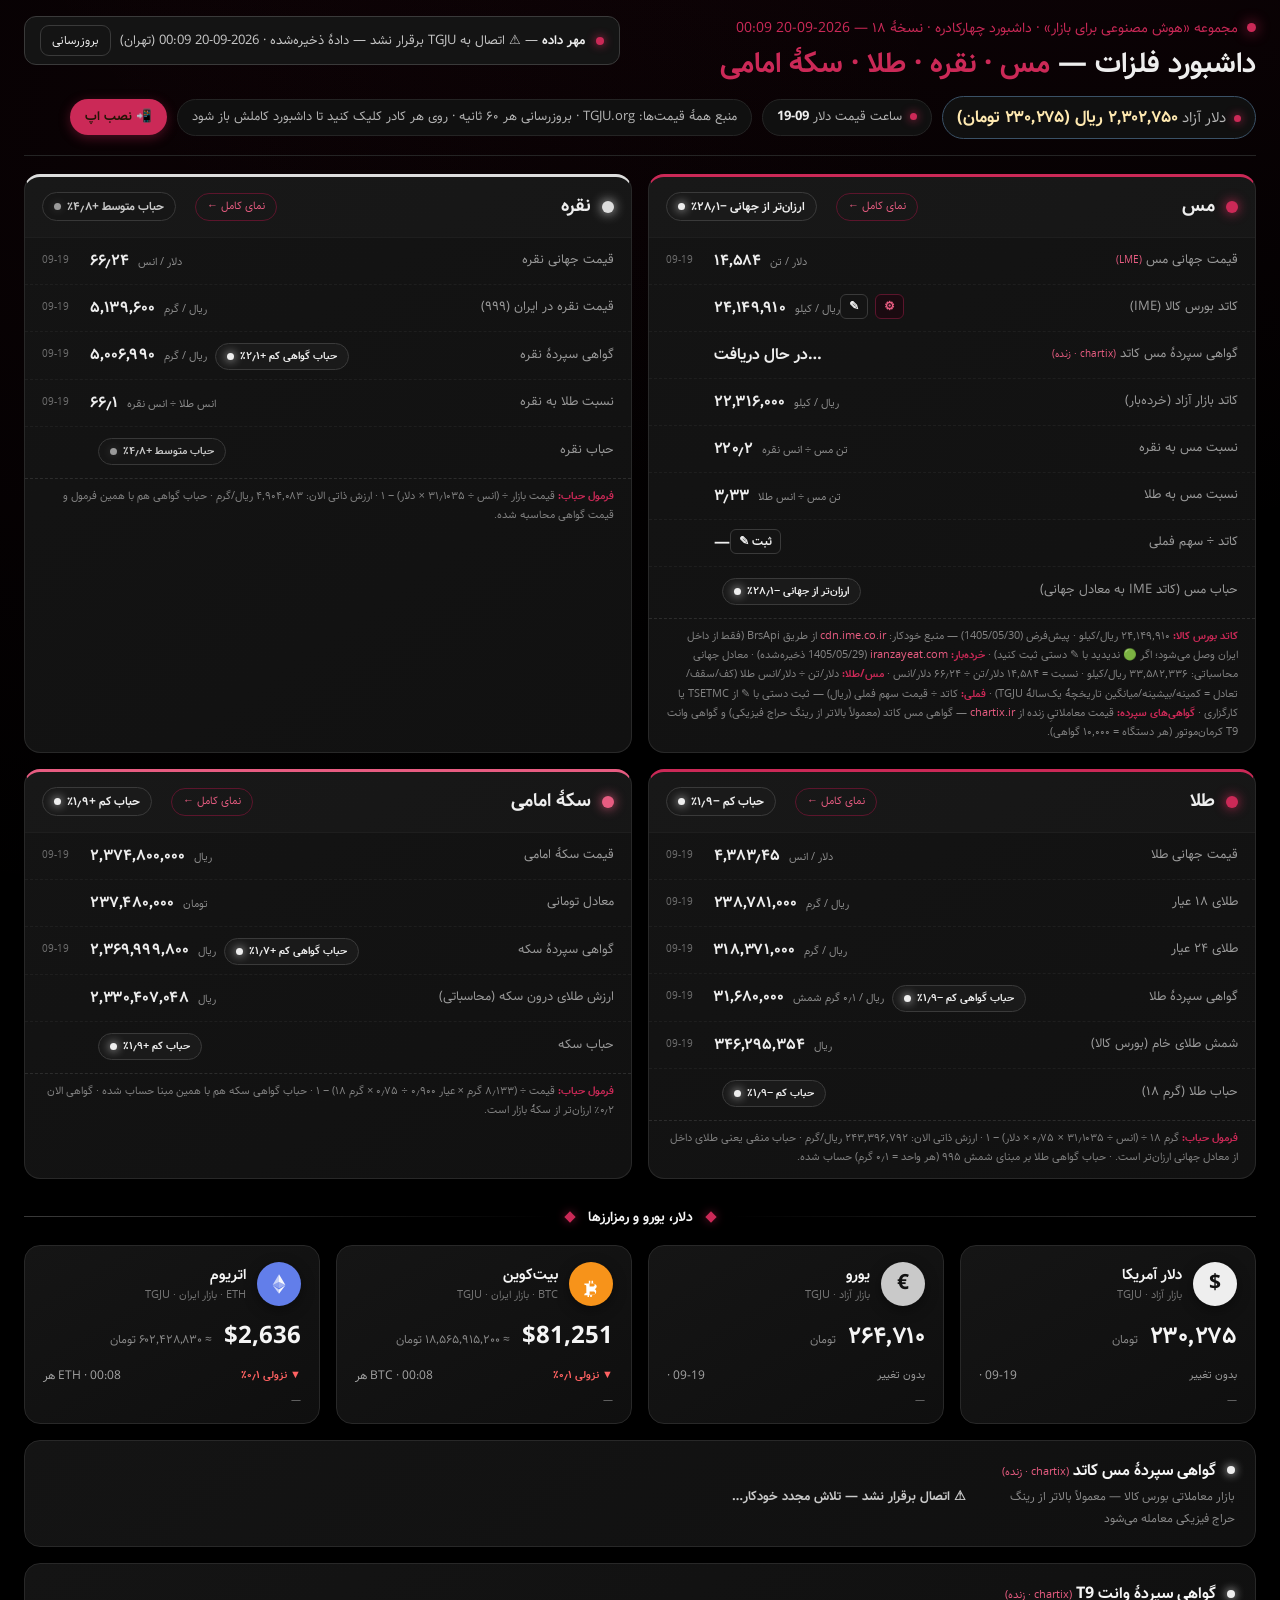
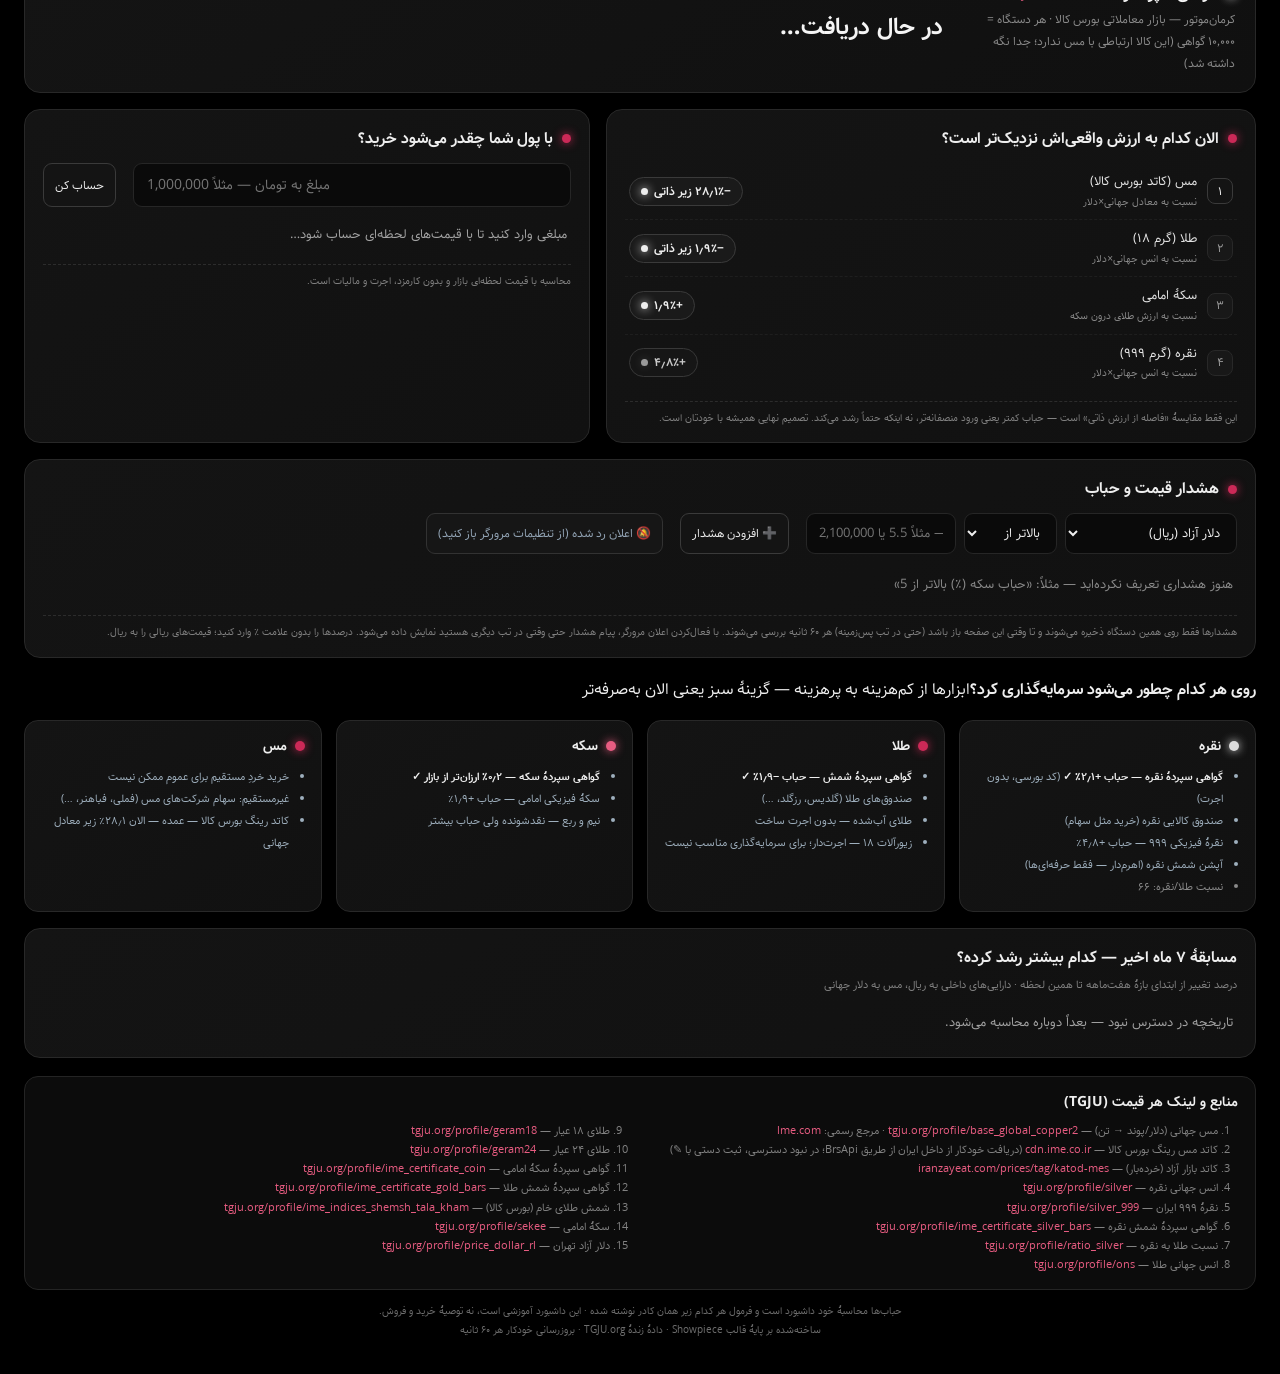
<file: index.html>
<!DOCTYPE html>
<html lang="fa" dir="rtl">
<head>
<meta charset="utf-8">
<meta name="viewport" content="width=device-width, initial-scale=1">
<!-- Telegram Mini App: SDK تلگرام (فقط وقتی داخل تلگرام باز شود فعال است) -->
<script src="https://telegram.org/js/telegram-web-app.js" defer></script>
<title>داشبورد فلزات — مس · نقره · طلا · سکه</title>
<link rel="stylesheet" href="fonts.css">
<style>
:root{
  --bg:#000000;--panel:#0f0f0f;--line:#242424;--text:#eeeeee;--muted:#9c9c9c;
  --cyan:#cb2957;--amber:#cb2957;--green:#eeeeee;--red:#cb2957;
  --cu:#cb2957;--ag:#dddddd;--au:#cb2957;--coin:#e75c81;
}
*{box-sizing:border-box}
html{background:var(--bg)}
body{margin:0;background:
 radial-gradient(circle at 80% -20%,rgba(203,41,87,.11),transparent 31%),
 radial-gradient(circle at 12% 4%,rgba(203,41,87,.05),transparent 26%),
 var(--bg);color:var(--text);font-family:"Samim","Vazirmatn",Tahoma,Arial,sans-serif;line-height:1.75}
.shell{width:min(1500px,calc(100% - 48px));margin:0 auto;padding:16px 0 34px}
.hero{position:relative;border-bottom:1px solid var(--line);padding:0 0 16px;min-height:110px}
.brandline{color:var(--cyan);font-size:14px;margin-bottom:3px}
.brandline::before{content:"";display:inline-block;width:9px;height:9px;border-radius:50%;background:var(--cyan);box-shadow:0 0 14px var(--cyan);margin-left:9px}
h1{font-size:29px;line-height:1.45;margin:0 0 10px;font-weight:800}
h1 em{font-style:normal;color:var(--amber)}
.source-stamp{position:absolute;left:0;top:0;background:#141414;border:1px solid #3a3a3a;color:#c9c9c9;border-radius:12px;padding:8px 15px;font-size:13px;white-space:nowrap;cursor:pointer}
.source-stamp b{color:#eeeeee}
.live-dot{display:inline-block;width:8px;height:8px;border-radius:50%;background:var(--green);box-shadow:0 0 10px var(--green);margin-left:7px;vertical-align:middle}
.live-dot.off{background:var(--amber);box-shadow:0 0 10px var(--amber)}
.refresh-btn{border:1px solid #3a3a3a;background:#141414;color:#eeeeee;border-radius:9px;padding:4px 11px;cursor:pointer;font:inherit;font-size:12px;margin-right:9px}
.meta-row{display:flex;gap:10px;flex-wrap:wrap;align-items:center}
.pill{background:#101010;border:1px solid #242424;border-radius:999px;padding:6px 14px;color:#b6b6b6;font-size:13px}
.pill strong{color:#eeeeee}
.pill.big{font-size:15px;border-color:#3a5166}
.pill.big strong{color:#ffe9b0;font-size:17px}
.pill::before{content:"";display:inline-block;width:7px;height:7px;border-radius:50%;background:var(--cyan);box-shadow:0 0 10px var(--cyan);margin-left:8px}
.pill.muted::before{display:none}

.metal-grid{display:grid;grid-template-columns:1fr 1fr;gap:16px;margin-top:18px}
.metal-card{background:linear-gradient(145deg,#141414,#111111);border:1px solid #282828;border-radius:16px;padding:0 0 6px;overflow:hidden;cursor:pointer}
.full-link{font-size:11px;color:#e75c81;text-decoration:none;border:1px solid #5c152c;border-radius:999px;padding:3px 11px;margin-left:8px;white-space:nowrap;transition:background .2s}
.full-link:hover{background:#0d3330}
.metal-head{display:flex;align-items:center;gap:11px;padding:13px 17px;border-bottom:1px solid #1e1e1e;background:rgba(255,255,255,.015)}
.metal-head i{width:12px;height:12px;border-radius:50%;flex:0 0 auto}
.metal-card.cu .metal-head i{background:var(--cu);box-shadow:0 0 12px var(--cu)}
.metal-card.ag .metal-head i{background:var(--ag);box-shadow:0 0 12px var(--ag)}
.metal-card.au .metal-head i{background:var(--au);box-shadow:0 0 12px var(--au)}
.metal-card.coin .metal-head i{background:var(--coin);box-shadow:0 0 12px var(--coin)}
.metal-card.cu{border-top:3px solid var(--cu)}
.metal-card.ag{border-top:3px solid var(--ag)}
.metal-card.au{border-top:3px solid var(--au)}
.metal-card.coin{border-top:3px solid var(--coin)}
.metal-head h2{font-size:19px;margin:0;flex:1}
.chip{display:inline-flex;align-items:center;gap:6px;border-radius:999px;padding:3px 11px;font-size:12px;font-weight:700;border:1px solid;white-space:nowrap}
.chip::after{content:"";width:7px;height:7px;border-radius:50%}
.chip.good{color:#eeeeee;background:#1a1a1a;border-color:#3a3a3a}.chip.good::after{background:var(--green);box-shadow:0 0 10px var(--green)}
.chip.mid{color:#c9c9c9;background:#161616;border-color:#383838}.chip.mid::after{background:#9a9a9a;box-shadow:0 0 10px rgba(255,255,255,.18)}
.chip.bad{color:#e75c81;background:#1f0a10;border-color:#8f1f41}.chip.bad::after{background:var(--red);box-shadow:0 0 10px var(--red)}
.chip.na{color:#8c8c8c;background:#161616;border-color:#323232}.chip.na::after{background:#666666}
.mini-edit{border:1px solid #3a3a3a;background:#141414;color:#eeeeee;border-radius:6px;padding:1px 8px;cursor:pointer;font:inherit;font-size:12px;margin-right:7px;vertical-align:2px}

.m-row{display:grid;grid-template-columns:minmax(150px,auto) 1fr auto;align-items:center;gap:10px;padding:9px 17px;border-bottom:1px dashed #1e1e1e;font-size:13px}
.m-row:last-child{border-bottom:0}
.m-l{color:#9c9c9c}
.m-v{color:#eeeeee;font-weight:800;font-size:16px;text-align:left;direction:ltr}
.m-v small{color:#8c8c8c;font-weight:400;font-size:11px;margin-left:5px}
.m-v .chip{font-size:11px;margin-left:8px;direction:rtl}
.m-t{color:#6e6e6e;font-size:10px;direction:ltr;min-width:38px;text-align:left}
.m-note{padding:8px 17px 4px;font-size:11px;color:#828282;border-top:1px dashed #2c2c2c;margin-top:4px}
.m-note b{color:var(--cyan)}

.sources{margin-top:18px;background:#0c0c0c;border:1px solid #242424;border-radius:14px;padding:13px 17px}
.sources h3{font-size:14px;margin:0 0 7px}
.sources ol{margin:0;padding-right:20px;color:#828282;font-size:11px;columns:2;column-gap:40px}
.sources a{color:#e75c81;text-decoration:none}
.footer{text-align:center;color:#6e6e6e;font-size:10px;margin-top:12px;line-height:1.9}
.diag-panel{display:none;position:absolute;left:0;top:46px;z-index:50;background:#0a0a0a;border:1px solid #3a3a3a;border-radius:12px;padding:12px 15px;font-size:11px;line-height:2;color:#b6b6b6;max-width:440px;box-shadow:0 10px 30px rgba(0,0,0,.5);cursor:default;white-space:normal}
.diag-panel b{color:#eeeeee}

/* ===== انیمیشن‌ها ===== */
@keyframes cardIn{from{opacity:0;transform:translateY(26px) scale(.97)}to{opacity:1;transform:none}}
.hero{animation:cardIn .55s cubic-bezier(.16,1,.3,1) backwards}
.metal-card{animation:cardIn .65s cubic-bezier(.16,1,.3,1) backwards;transition:transform .25s ease,border-color .25s ease,box-shadow .25s ease}
.metal-grid .metal-card:nth-child(1){animation-delay:.08s}
.metal-grid .metal-card:nth-child(2){animation-delay:.18s}
.metal-grid .metal-card:nth-child(3){animation-delay:.28s}
.metal-grid .metal-card:nth-child(4){animation-delay:.38s}
.sources{animation:cardIn .6s .5s cubic-bezier(.16,1,.3,1) backwards}
.metal-card:hover{transform:translateY(-4px);border-color:#3b3b3b;box-shadow:0 14px 34px rgba(0,0,0,.35)}
/* پالس هنگام هر بروزرسانی موفق */
@keyframes glowPulse{0%{box-shadow:0 0 0 0 rgba(203,41,87,0)}35%{box-shadow:0 0 24px 2px rgba(203,41,87,.28)}100%{box-shadow:0 0 0 0 rgba(203,41,87,0)}}
.metal-card.updated{animation:glowPulse 1.3s ease}
/* فلش قیمتِ تغییرکرده — چند ثانیه سبز یا قرمز */
@keyframes flashUp{0%{background:rgba(50,211,139,.22)}55%{background:rgba(50,211,139,.09)}100%{background:transparent}}
@keyframes flashDown{0%{background:rgba(255,98,98,.22)}55%{background:rgba(255,98,98,.09)}100%{background:transparent}}
.m-row.up{animation:flashUp 3.5s ease-out}
.m-row.down{animation:flashDown 3.5s ease-out}
.tick-arrow{font-size:11px;margin-left:5px;vertical-align:1px}
.tick-arrow.u{color:#32d38b}
.tick-arrow.d{color:#ff6262}
@keyframes valFlash{0%{background:rgba(203,41,87,.3);border-radius:6px}100%{background:transparent}}
.pill strong.flash{animation:valFlash 3s ease-out;display:inline-block;padding:0 4px}
/* نقطهٔ زندهٔ تپنده */
@keyframes dotPulse{0%,100%{box-shadow:0 0 6px var(--green)}50%{box-shadow:0 0 16px 3px var(--green)}}
.live-dot{animation:dotPulse 2s infinite}
.live-dot.off{animation:none}
/* حلقهٔ شمارش معکوس */
.ring{position:relative;display:none;width:30px;height:30px;margin-left:9px;vertical-align:middle}
.ring svg{width:30px;height:30px;transform:rotate(-90deg)}
.ring circle{fill:none;stroke-width:3.4}
.ring .rbg{stroke:#1c1c1c}
.ring .arc{stroke:#eeeeee;stroke-linecap:round;transition:stroke-dashoffset .95s linear}
.ring b{position:absolute;inset:0;display:grid;place-items:center;font-size:10px;color:#eeeeee;font-weight:700}
/* ===== بخش‌های تحلیلی زیر کادرها ===== */
.ideas-grid{display:grid;grid-template-columns:1.15fr 1fr;gap:16px;margin-top:16px}
.idea-card{background:linear-gradient(145deg,#141414,#111111);border:1px solid #282828;border-radius:16px;padding:15px 18px;animation:cardIn .6s .45s cubic-bezier(.16,1,.3,1) backwards}
.idea-card h3{margin:0 0 10px;font-size:16px;display:flex;align-items:center;gap:9px}
.idea-card h3::before{content:"";width:9px;height:9px;border-radius:50%;background:var(--cyan);box-shadow:0 0 10px var(--cyan)}
.rank-row{display:flex;align-items:center;gap:10px;padding:8px 4px;border-bottom:1px dashed #1e1e1e;font-size:13px}
.rank-row:last-child{border-bottom:0}
.rank-row .rk{width:26px;height:26px;border-radius:8px;display:grid;place-items:center;background:#181818;border:1px solid #282828;color:#9c9c9c;font-size:12px;flex:0 0 auto}
.rank-row:first-of-type .rk{background:#141414;border-color:#3a3a3a;color:#eeeeee}
.rank-row .rname{flex:1;color:#e4e4e4}
.rank-row .rwhy{font-size:10px;color:#8a8a8a;display:block}
.i-note{font-size:10px;color:#828282;border-top:1px dashed #2c2c2c;margin:10px 0 0;padding-top:8px}
.calc-row{display:flex;gap:8px;margin-bottom:10px}
.calc-row input{flex:1;background:#0a0a0a;border:1px solid #262626;border-radius:9px;color:#eeeeee;font:inherit;font-size:14px;padding:9px 13px;direction:ltr;text-align:left}
.calc-row input:focus{outline:1px solid #3a3a3a}
.calc-out-row{display:flex;justify-content:space-between;align-items:center;padding:7px 4px;border-bottom:1px dashed #1e1e1e;font-size:13px;color:#a4a4a4}
.calc-out-row:last-child{border-bottom:0}
.calc-out-row b{color:#eeeeee;font-size:15px;direction:ltr}
.invest-grid{display:grid;grid-template-columns:repeat(4,1fr);gap:14px;margin-top:16px}
.invest-card{background:linear-gradient(145deg,#141414,#111111);border:1px solid #282828;border-radius:14px;padding:13px 16px;animation:cardIn .6s .55s cubic-bezier(.16,1,.3,1) backwards}
.invest-card h4{margin:0 0 8px;font-size:14px;display:flex;align-items:center;gap:8px}
.invest-card h4 i{width:10px;height:10px;border-radius:50%;flex:0 0 auto}
.invest-card ul{margin:0;padding-right:16px;font-size:11px;color:#9eafbd;line-height:2}
.invest-card ul b{color:#dedede}
.invest-card .best{color:#eeeeee}
.perf-card{background:linear-gradient(145deg,#141414,#111111);border:1px solid #282828;border-radius:16px;padding:15px 18px;margin-top:16px;animation:cardIn .6s .65s cubic-bezier(.16,1,.3,1) backwards}
.perf-card h3{margin:0 0 4px;font-size:16px}
.perf-card .p-sub{font-size:11px;color:#828282;margin:0 0 10px}
.perf-row{margin:10px 0}
.perf-label{display:flex;justify-content:space-between;font-size:12px;color:#9c9c9c;margin-bottom:5px}
.perf-label b{color:#e4e4e4}
.perf-track{height:20px;background:#050505;border:1px solid #262626;border-radius:6px;overflow:hidden;direction:ltr}
.perf-fill{height:100%;background:linear-gradient(90deg,#3d3d3d,#9a9a9a);transition:width .8s cubic-bezier(.16,1,.3,1)}
.perf-fill.gold{background:linear-gradient(90deg,#8f1f41,#e75c81)}
.perf-fill.neg{background:linear-gradient(90deg,#8a2f35,#cb2957)}
@media(max-width:1000px){.ideas-grid{grid-template-columns:1fr}.invest-grid{grid-template-columns:1fr 1fr}}
/* ===== هشدارها ===== */
.alert-card{margin-top:16px}
.alert-form{display:flex;gap:8px;flex-wrap:wrap;margin-bottom:12px}
.alert-form select,.alert-form input{background:#0a0a0a;border:1px solid #262626;border-radius:9px;color:#eeeeee;font:inherit;font-size:13px;padding:8px 12px}
.alert-form select:focus,.alert-form input:focus{outline:1px solid #3a3a3a}
.alert-form input{width:150px;direction:ltr;text-align:left}
.al-row{display:flex;align-items:center;gap:10px;padding:8px 4px;border-bottom:1px dashed #1e1e1e;font-size:13px;color:#c3ced8;flex-wrap:wrap}
.al-row:last-child{border-bottom:0}
.al-row .al-cur{font-size:11px;color:#8a8a8a}
.al-row .al-del{border:1px solid #8f1f41;background:#2b1215;color:#e75c81;border-radius:7px;padding:2px 10px;cursor:pointer;font:inherit;font-size:11px;margin-right:auto}
.al-row.fired{background:rgba(203,41,87,.08);border-radius:9px}
.al-row.fired .al-state{color:#e75c81;font-weight:700}
.al-row .al-state{font-size:11px;color:#8a8a8a}
.alert-banner{position:fixed;top:12px;left:50%;transform:translateX(-50%);z-index:99;background:linear-gradient(90deg,#5a1a20,#3b1216);border:1px solid #a03a44;color:#ffc9c9;border-radius:14px;padding:12px 22px;font-size:14px;font-weight:700;box-shadow:0 12px 40px rgba(0,0,0,.6);max-width:min(640px,calc(100% - 30px));text-align:center;animation:bannerPulse 1.6s infinite}
.alert-banner small{display:block;font-weight:400;font-size:11px;color:#e8a0a0;margin-top:3px}
@keyframes bannerPulse{0%,100%{box-shadow:0 12px 40px rgba(0,0,0,.6),0 0 0 0 rgba(203,41,87,.35)}50%{box-shadow:0 12px 40px rgba(0,0,0,.6),0 0 24px 4px rgba(203,41,87,.4)}}
@keyframes redPulse{0%,100%{box-shadow:0 0 0 0 rgba(203,41,87,0)}50%{box-shadow:0 0 22px 3px rgba(203,41,87,.35)}}
.metal-card.alerted{border-color:#8f1f41;animation:redPulse 1.6s infinite}
.cur-divider{display:flex;align-items:center;gap:14px;margin:26px 0 16px}
.cur-divider .dl{flex:1;height:1px;background:linear-gradient(90deg,transparent,#3a3a3a)}
.cur-divider .dr{flex:1;height:1px;background:linear-gradient(90deg,#3a3a3a,transparent)}
.cur-divider .dd{width:8px;height:8px;background:#cb2957;transform:rotate(45deg);box-shadow:0 0 10px rgba(203,41,87,.55);flex:none}
.cur-divider .dt{font-size:14px;font-weight:800;color:#f5f5f5;white-space:nowrap}
.cur-section{margin-top:20px}
.cur-grid{display:grid;grid-template-columns:repeat(4,1fr);gap:16px;margin-top:12px}
.cur-card{position:relative;background:linear-gradient(150deg,#151515,#0f0f0f);border:1px solid #282828;border-radius:16px;padding:16px 18px 13px;transition:transform .2s,border-color .22s;animation:cardIn .6s backwards}
.cur-card:nth-child(2){animation-delay:.08s}.cur-card:nth-child(3){animation-delay:.16s}.cur-card:nth-child(4){animation-delay:.24s}
.cur-card:hover{transform:translateY(-3px);border-color:#3b3b3b}
.cur-head{display:flex;align-items:center;gap:11px;margin-bottom:10px}
.cur-ico{width:44px;height:44px;border-radius:50%;display:grid;place-items:center;flex:none;font-weight:900;font-size:21px;font-family:"Samim",Tahoma,sans-serif;box-shadow:0 4px 14px rgba(0,0,0,.4)}
.ico-usd{background:#eeeeee;color:#111}
.ico-eur{background:#c9c9c9;color:#111}
.ico-btc{background:#f7931a;color:#fff}
.ico-eth{background:#627eea;color:#fff}
.cur-name{font-size:15px;font-weight:800;color:#f5f5f5;line-height:1.5}
.cur-sub{font-size:10.5px;color:#757575;line-height:1.6}
.cur-price{font-size:24px;font-weight:900;color:#f5f5f5;white-space:nowrap;font-variant-numeric:tabular-nums}
.cur-price small{font-size:12px;color:#8a8a8a;font-weight:400;margin-right:5px}
.cur-price.flashUp,.cur-price.flashDown{border-radius:8px}
.cur-meta{display:flex;align-items:center;justify-content:space-between;gap:8px;margin-top:8px;flex-wrap:wrap}
.cur-toman{font-size:11.5px;color:#a4a4a4;direction:ltr;unicode-bidi:embed}
.cur-ts{font-size:10px;color:#5f5f5f;margin-top:6px}
@media(max-width:1100px){.cur-grid{grid-template-columns:1fr 1fr}}
@media(max-width:640px){.cur-grid{grid-template-columns:1fr}}
.cert-strip{margin-top:16px;background:linear-gradient(145deg,#141414,#101010);border:1px solid #282828;border-radius:16px;padding:16px 20px;display:flex;flex-wrap:wrap;align-items:center;gap:14px 26px;animation:cardIn .6s .45s cubic-bezier(.16,1,.3,1) backwards;transition:border-color .22s}
.cert-strip:hover{border-color:#3b3b3b}
.cs-main{min-width:230px;flex:1}
.cs-title{font-size:16px;font-weight:800;color:#f5f5f5}
.cs-title a{color:#e75c81;text-decoration:none;font-size:11px;font-weight:400}
.cs-note{display:block;color:#8a8a8a;font-size:11.5px;line-height:1.9;margin-top:2px}
.cs-price{font-size:24px;font-weight:900;color:#f5f5f5;white-space:nowrap}
.cs-price small{font-size:12px;color:#8a8a8a;font-weight:400;margin-right:6px}
.cs-date{display:block;font-size:10.5px;color:#757575;text-align:left;margin-top:2px}
.ret-chips{display:flex;gap:7px;flex-wrap:wrap}
.ret-chip{background:#101010;border:1px solid #262626;border-radius:10px;padding:5px 12px;text-align:center;min-width:74px}
.ret-chip small{display:block;font-size:9.5px;color:#8a8a8a;line-height:1.6}
.ret-chip b{font-size:13px;font-weight:800;direction:ltr;unicode-bidi:embed}
.ret-chip b.u{color:#32d38b}.ret-chip b.d{color:#ff6262}.ret-chip b.n{color:#c9c9c9}
.cs-chart{width:100%;display:none;margin-top:14px}
.cs-chart iframe{width:100%;height:480px;border:0;border-radius:12px;background:#0d0d0d}
.cs-spark{width:150px;height:40px;flex:none;opacity:.95}
@media(max-width:700px){.cs-spark{display:none}}
@media(max-width:1000px){.metal-grid{grid-template-columns:1fr}h1{font-size:22px}.sources ol{columns:1}.cs-chart iframe{height:380px}}
@media(max-width:700px){
  .shell{width:calc(100% - 20px)}
  .hero{min-height:0;padding-top:4px}
  .source-stamp{position:static;display:block;white-space:normal;line-height:2;font-size:11px;margin-bottom:12px}
  .diag-panel{position:static;max-width:100%;margin-bottom:10px}
  h1{font-size:20px}
  .metal-head{flex-wrap:wrap;gap:8px}
  .metal-head h2{flex:0 0 auto}
  .chip{font-size:11px;padding:3px 9px}
  .m-row{grid-template-columns:1fr auto;row-gap:3px;padding:9px 13px}
  .m-l{grid-row:1;grid-column:1;font-size:12px}
  .m-t{grid-row:1;grid-column:2}
  .m-v{grid-row:2;grid-column:1/-1;white-space:normal;font-size:15px}
  .m-v .chip{margin:3px 0 0 6px}
  .pill{font-size:12px;padding:5px 11px}
  .pill.big strong{font-size:15px}
  .full-link{font-size:10px;padding:2px 9px}
  .invest-grid{grid-template-columns:1fr}
}
</style>

<!-- PWA: اپلیکیشن قابل نصب روی گوشی -->
<meta name="theme-color" content="#000000">
<meta name="mobile-web-app-capable" content="yes">
<meta name="apple-mobile-web-app-capable" content="yes">
<meta name="apple-mobile-web-app-status-bar-style" content="black-translucent">
<meta name="apple-mobile-web-app-title" content="فلزات">
<link rel="manifest" href="manifest.json">
<link rel="icon" type="image/png" sizes="192x192" href="icons/icon-192.png">
<link rel="icon" type="image/png" sizes="32x32" href="icons/favicon-32.png">
<link rel="apple-touch-icon" href="icons/apple-touch-icon.png">
<!-- /PWA -->

</head>
<body>
<div id="alertBanner" class="alert-banner" style="display:none"></div>
<main class="shell" data-template-id="SOLI-METALS-DASHBOARD-V1">

  <header class="hero">
    <div class="source-stamp" id="stampBox" title="برای عیب‌یابی کلیک کنید"><span class="ring" id="ringWrap"><svg viewBox="0 0 36 36"><circle class="rbg" cx="18" cy="18" r="15.5"/><circle class="arc" id="ringArc" cx="18" cy="18" r="15.5"/></svg><b id="ringNum">۶۰</b></span><span class="live-dot" id="liveDot"></span> <b>مهر داده</b> — <span id="stampText">در حال بارگذاری…</span><button class="refresh-btn" id="refreshBtn">بروزرسانی</button></div>
    <div id="diagPanel" class="diag-panel"></div>
    <div class="brandline">مجموعه «هوش مصنوعی برای بازار» · داشبورد چهارکادره · نسخهٔ ۱۸ — 2026-09-20 00:09</div>
    <h1>داشبورد فلزات — <em>مس · نقره · طلا · سکهٔ امامی</em></h1>
    <div class="meta-row">
      <span class="pill big">دلار آزاد <strong id="pillDollar">—</strong></span>
      <span class="pill">ساعت قیمت دلار <strong id="pillDollarTs">—</strong></span>
      <span class="pill muted">منبع همهٔ قیمت‌ها: TGJU.org · بروزرسانی هر ۶۰ ثانیه · روی هر کادر کلیک کنید تا داشبورد کاملش باز شود</span>
    </div>
  </header>

  <div class="metal-grid">
    <section class="metal-card cu" onclick="if(!event.target.closest('a,button'))location.href='copper.html'">
      <div class="metal-head"><i></i><h2>مس</h2><a class="full-link" href="copper.html">نمای کامل ←</a><span class="chip na" id="cuChip">—</span></div>
      <div id="rows_cu"></div>
      <div class="m-note" id="note_cu"></div>
    </section>

    <section class="metal-card ag" onclick="if(!event.target.closest('a,button'))location.href='silver.html'">
      <div class="metal-head"><i></i><h2>نقره</h2><a class="full-link" href="silver.html">نمای کامل ←</a><span class="chip na" id="agChip">—</span></div>
      <div id="rows_ag"></div>
      <div class="m-note" id="note_ag"></div>
    </section>

    <section class="metal-card au" onclick="if(!event.target.closest('a,button'))location.href='gold.html'">
      <div class="metal-head"><i></i><h2>طلا</h2><a class="full-link" href="gold.html">نمای کامل ←</a><span class="chip na" id="auChip">—</span></div>
      <div id="rows_au"></div>
      <div class="m-note" id="note_au"></div>
    </section>

    <section class="metal-card coin" onclick="if(!event.target.closest('a,button'))location.href='coin.html'">
      <div class="metal-head"><i></i><h2>سکهٔ امامی</h2><a class="full-link" href="coin.html">نمای کامل ←</a><span class="chip na" id="coinChip">—</span></div>
      <div id="rows_coin"></div>
      <div class="m-note" id="note_coin"></div>
    </section>
  </div>

  <div class="cur-section" id="curSection">
    <div class="cur-divider"><span class="dl"></span><span class="dd"></span><span class="dt">دلار، یورو و رمزارزها</span><span class="dd"></span><span class="dr"></span></div>
    <div class="cur-grid">
      <div class="cur-card">
        <div class="cur-head"><span class="cur-ico ico-usd">$</span><div><div class="cur-name">دلار آمریکا</div><div class="cur-sub">بازار آزاد · TGJU</div></div></div>
        <div class="cur-price" id="curP_usd">—</div>
        <div class="cur-meta"><span id="curC_usd" style="font-size:11px;color:#8a8a8a">—</span><span class="cur-toman" id="curT_usd">—</span></div>
        <div class="cur-ts" id="curTs_usd">—</div>
      </div>
      <div class="cur-card">
        <div class="cur-head"><span class="cur-ico ico-eur">€</span><div><div class="cur-name">یورو</div><div class="cur-sub">بازار آزاد · TGJU</div></div></div>
        <div class="cur-price" id="curP_eur">—</div>
        <div class="cur-meta"><span id="curC_eur" style="font-size:11px;color:#8a8a8a">—</span><span class="cur-toman" id="curT_eur">—</span></div>
        <div class="cur-ts" id="curTs_eur">—</div>
      </div>
      <div class="cur-card">
        <div class="cur-head">
          <span class="cur-ico ico-btc"><svg viewBox="0 0 32 32" width="26" height="26"><path fill="#fff" d="M23.2 18.6c-.3 2-1.3 3-2.9 3.4 1.6.8 2.4 2.1 2 4.2-.5 2.6-2.4 3.6-5.3 3.7l-.1 3h-1.8l-.1-3c-.5 0-1 0-1.5-.1l.1 3.1h-1.8l-.1-3.1c-1.3 0-2.7-.1-4.2-.1l1-2.3s1.1 0 1.1-.1c.5 0 .7-.4.7-.7l-.1-8.5c-.1-.4-.4-.8-1-.8 0 0-1.1.1-1.1.1l-.3-1.9c2.1 0 4.3-.1 5.5-.1V12h1.8v3.5c.5 0 1 0 1.5.1l.1-3.6h1.8l.1 3.7c2.4.2 4.4 1 4.3 3.3-.1 1.6-.8 2.6-2 3zm-8.9.4l3.6.1c1.3 0 2.6-.5 2.6-1.8 0-1.2-1-1.8-2.6-1.8l-3.6-.1v3.6zm3.9 6.3l-3.9-.1v3.9l3.9.1c1.4 0 2.8-.6 2.8-1.9.1-1.4-1.3-2-2.8-2z"/></svg></span>
          <div><div class="cur-name">بیت‌کوین</div><div class="cur-sub">BTC · بازار ایران · TGJU</div></div>
        </div>
        <div class="cur-price" id="curP_btc">—</div>
        <div class="cur-meta"><span id="curC_btc" style="font-size:11px;color:#8a8a8a">—</span><span class="cur-toman" id="curT_btc">—</span></div>
        <div class="cur-ts" id="curTs_btc">—</div>
      </div>
      <div class="cur-card">
        <div class="cur-head">
          <span class="cur-ico ico-eth"><svg viewBox="0 0 32 32" width="24" height="24"><path fill="#fff" fill-opacity=".95" d="M16 3v10.4l8.5 3.8L16 3z"/><path fill="#fff" fill-opacity=".65" d="M16 3L7.5 17.2 16 13.4V3z"/><path fill="#fff" fill-opacity=".95" d="M16 23.4V29l8.5-11.2L16 23.4z"/><path fill="#fff" fill-opacity=".65" d="M16 29v-5.6L7.5 17.8 16 29z"/><path fill="#fff" fill-opacity=".4" d="M16 21.8l8.5-4.6L16 13.4v8.4z"/><path fill="#fff" fill-opacity=".25" d="M7.5 17.2l8.5 4.6v-8.4l-8.5 3.8z"/></svg></span>
          <div><div class="cur-name">اتریوم</div><div class="cur-sub">ETH · بازار ایران · TGJU</div></div>
        </div>
        <div class="cur-price" id="curP_eth">—</div>
        <div class="cur-meta"><span id="curC_eth" style="font-size:11px;color:#8a8a8a">—</span><span class="cur-toman" id="curT_eth">—</span></div>
        <div class="cur-ts" id="curTs_eth">—</div>
      </div>
    </div>
  </div>

  <div class="cert-strip" id="ccStrip">
    <div class="cs-main">
      <span class="cs-title"><span class="live-dot"></span> گواهی سپردهٔ مس کاتد <a href="https://chartix.ir/market/bourse_kala/COPPERCTHD">(chartix · زنده)</a></span>
      <span class="cs-note">بازار معاملاتی بورس کالا — معمولاً بالاتر از رینگ حراج فیزیکی معامله می‌شود</span>
    </div>
    <div class="cs-price" id="ccPrice">…</div>
    <div class="ret-chips" id="ccRets" style="flex:2"></div>
    <svg class="cs-spark" id="ccSpark" viewBox="0 0 150 40"></svg>
  </div>

  <div class="cert-strip" id="t9Strip">
    <div class="cs-main">
      <span class="cs-title"><span class="live-dot"></span> گواهی سپردهٔ وانت T9 <a href="https://chartix.ir/market/bourse_kala/KMCT9">(chartix · زنده)</a></span>
      <span class="cs-note">کرمان‌موتور — بازار معاملاتی بورس کالا · هر دستگاه = ۱۰٬۰۰۰ گواهی (این کالا ارتباطی با مس ندارد؛ جدا نگه داشته شد)</span>
    </div>
    <div class="cs-price" id="t9Price">…</div>
    <div class="ret-chips" id="t9Rets" style="flex:2"></div>
    <svg class="cs-spark" id="t9Spark" viewBox="0 0 150 40"></svg>
  </div>
  </div>

  <section class="ideas-grid">
    <article class="idea-card">
      <h3>الان کدام به ارزش واقعی‌اش نزدیک‌تر است؟</h3>
      <div id="rankList"></div>
      <p class="i-note">این فقط مقایسهٔ «فاصله از ارزش ذاتی» است — حباب کمتر یعنی ورود منصفانه‌تر، نه اینکه حتماً رشد می‌کند. تصمیم نهایی همیشه با خودتان است.</p>
    </article>
    <article class="idea-card">
      <h3>با پول شما چقدر می‌شود خرید؟</h3>
      <div class="calc-row"><input id="calcIn" type="text" inputmode="numeric" placeholder="مبلغ به تومان — مثلاً 1,000,000"><button id="calcBtn" class="refresh-btn">حساب کن</button></div>
      <div id="calcOut"><div class="calc-out-row"><span>مبلغی وارد کنید تا با قیمت‌های لحظه‌ای حساب شود…</span></div></div>
      <p class="i-note">محاسبه با قیمت لحظه‌ای بازار و بدون کارمزد، اجرت و مالیات است.</p>
    </article>
  </section>

  <section class="idea-card alert-card">
    <h3>هشدار قیمت و حباب</h3>
    <div class="alert-form">
      <select id="alMetric"></select>
      <select id="alOp"><option value="gt">بالاتر از</option><option value="lt">پایین‌تر از</option></select>
      <input id="alVal" type="text" inputmode="decimal" placeholder="مقدار — مثلاً 5.5 یا 2,100,000">
      <button id="alAdd" class="refresh-btn">➕ افزودن هشدار</button>
      <button id="alNotif" class="refresh-btn" style="border-color:#323232;background:#161616;color:#93a5b6">🔔 اعلان مرورگر</button>
    </div>
    <div id="alList"><div class="al-row"><span style="color:#8a8a8a">هنوز هشداری تعریف نکرده‌اید — مثلاً: «حباب سکه (٪) بالاتر از 5»</span></div></div>
    <p class="i-note">هشدارها فقط روی همین دستگاه ذخیره می‌شوند و تا وقتی این صفحه باز باشد (حتی در تب پس‌زمینه) هر ۶۰ ثانیه بررسی می‌شوند. با فعال‌کردن اعلان مرورگر، پیام هشدار حتی وقتی در تب دیگری هستید نمایش داده می‌شود. درصدها را بدون علامت ٪ وارد کنید؛ قیمت‌های ریالی را به ریال.</p>
  </section>

  <div class="section-heading" style="margin-top:18px"><strong>روی هر کدام چطور می‌شود سرمایه‌گذاری کرد؟</strong><span>ابزارها از کم‌هزینه به پرهزینه — گزینهٔ سبز یعنی الان به‌صرفه‌تر</span></div>
  <section class="invest-grid" id="investGrid"></section>

  <section class="perf-card">
    <h3>مسابقهٔ ۷ ماه اخیر — کدام بیشتر رشد کرده؟</h3>
    <p class="p-sub">درصد تغییر از ابتدای بازهٔ هفت‌ماهه تا همین لحظه · دارایی‌های داخلی به ریال، مس به دلار جهانی</p>
    <div id="perfBars"><div class="calc-out-row"><span>در حال محاسبه از تاریخچهٔ TGJU…</span></div></div>
  </section>

  <section class="sources">
    <h3>منابع و لینک هر قیمت (TGJU)</h3>
    <ol>
      <li>مس جهانی (دلار/پوند → تن) — <a href="https://www.tgju.org/profile/base_global_copper2">tgju.org/profile/base_global_copper2</a> · مرجع رسمی: <a href="https://www.lme.com/metals/non-ferrous/lme-copper">lme.com</a></li>
      <li>کاتد مس رینگ بورس کالا — <a href="https://cdn.ime.co.ir">cdn.ime.co.ir</a> (دریافت خودکار از داخل ایران از طریق BrsApi؛ در نبود دسترسی، ثبت دستی با ✎)</li>
      <li>کاتد بازار آزاد (خرده‌بار) — <a href="https://iranzayeat.com/prices/tag/katod-mes/">iranzayeat.com/prices/tag/katod-mes</a></li>
      <li>انس جهانی نقره — <a href="https://www.tgju.org/profile/silver">tgju.org/profile/silver</a></li>
      <li>نقرهٔ ۹۹۹ ایران — <a href="https://www.tgju.org/profile/silver_999">tgju.org/profile/silver_999</a></li>
      <li>گواهی سپردهٔ شمش نقره — <a href="https://www.tgju.org/profile/ime_certificate_silver_bars">tgju.org/profile/ime_certificate_silver_bars</a></li>
      <li>نسبت طلا به نقره — <a href="https://www.tgju.org/profile/ratio_silver">tgju.org/profile/ratio_silver</a></li>
      <li>انس جهانی طلا — <a href="https://www.tgju.org/profile/ons">tgju.org/profile/ons</a></li>
      <li>طلای ۱۸ عیار — <a href="https://www.tgju.org/profile/geram18">tgju.org/profile/geram18</a></li>
      <li>طلای ۲۴ عیار — <a href="https://www.tgju.org/profile/geram24">tgju.org/profile/geram24</a></li>
      <li>گواهی سپردهٔ سکهٔ امامی — <a href="https://www.tgju.org/profile/ime_certificate_coin">tgju.org/profile/ime_certificate_coin</a></li>
      <li>گواهی سپردهٔ شمش طلا — <a href="https://www.tgju.org/profile/ime_certificate_gold_bars">tgju.org/profile/ime_certificate_gold_bars</a></li>
      <li>شمش طلای خام (بورس کالا) — <a href="https://www.tgju.org/profile/ime_indices_shemsh_tala_kham">tgju.org/profile/ime_indices_shemsh_tala_kham</a></li>
      <li>سکهٔ امامی — <a href="https://www.tgju.org/profile/sekee">tgju.org/profile/sekee</a></li>
      <li>دلار آزاد تهران — <a href="https://www.tgju.org/profile/price_dollar_rl">tgju.org/profile/price_dollar_rl</a></li>
    </ol>
  </section>

  <footer class="footer">
    حباب‌ها محاسبهٔ خود داشبورد است و فرمول هر کدام زیر همان کادر نوشته شده · این داشبورد آموزشی است، نه توصیهٔ خرید و فروش.<br>
    ساخته‌شده بر پایهٔ قالب Showpiece · دادهٔ زندهٔ TGJU.org · بروزرسانی خودکار هر ۶۰ ثانیه
  </footer>
</main>

<script src="metals-bootstrap.js"></script>
<script>
(function(){
"use strict";
var OZ = 31.1035, LB = 0.45359237;
var K = {
  'base_global_copper2':'cuLb','silver':'agOz','silver_999':'ag999',
  'ime_certificate_silver_bars':'agCert','ratio_silver':'gs',
  'ons':'auOz','geram18':'g18','geram24':'g24',
  'ime_certificate_gold_bars':'auCert','ime_indices_shemsh_tala_kham':'shemsh',
  'sekee':'emami','ime_certificate_coin':'coinCert','price_dollar_rl':'usd',
  'price_eur':'eur','crypto-bitcoin-irr':'btc','crypto-ethereum-irr':'eth',
  'crypto-bitcoin':'btcUsd','crypto-ethereum':'ethUsd'
};
var CALLS = ['https://call2.tgju.org/ajax.json','https://call3.tgju.org/ajax.json','https://call4.tgju.org/ajax.json'];
var DIAG = {attempts:[], keyTs:{}, lastErr:''};
/* کاتد مس — منبع: iranzayeat.com (فقط از داخل ایران مستقیم باز می‌شود) */
var KATOD_URL = 'https://iranzayeat.com/prices/tag/katod-mes/';
var KATOD = {toman_kg: 2231600, date: '1405/05/29', live: false}; // خرده‌بار بازار آزاد — آخرین قیمت ذخیره‌شده
var IME_DEFAULT = {rial_kg: 24149910, date: '1405/05/30', manual: false}; // کاتد رینگ بورس کالا (حراج هفتگی فملی)
var IME_KATOD = IME_DEFAULT;
try { var _mk = JSON.parse(localStorage.getItem('metals.imeKatod')); if (_mk && _mk.rial_kg) IME_KATOD = {rial_kg:+_mk.rial_kg, date:_mk.date, manual:true}; } catch(e){}
/* دریافت خودکار کاتد از بورس کالا (BrsApi — تغذیه‌شده از cdn.ime.co.ir؛ فقط از داخل ایران باز می‌شود) */
var IME_AUTO = null;
try { var _ia = JSON.parse(localStorage.getItem('metals.imeAuto')); if (_ia && _ia.rial_kg && Date.now()-_ia.t < 7*86400000) IME_AUTO = _ia; } catch(e){}
function brsKey(){ try{ return localStorage.getItem('metals.brsKey') || 'FreeSV0E1LSgB9RDjuf0QorSLViX8pPG'; }catch(e){ return 'FreeSV0E1LSgB9RDjuf0QorSLViX8pPG'; } }
function jDate(offsetDays){
  try {
    var d = new Date(Date.now() + offsetDays*86400000);
    var s = new Intl.DateTimeFormat('fa-IR-u-nu-latn',{year:'numeric',month:'2-digit',day:'2-digit'}).format(d);
    return s.replace(/\//g,'-');
  } catch(e){ return ''; }
}
function fetchImeKatod(){
  var ds = jDate(-13), de = jDate(0);
  if (!ds || !de) return Promise.resolve();
  var url = 'https://api.brsapi.ir/IME/Physical.php?key='+brsKey()+'&date_start='+ds+'&date_end='+de;
  return fetch(url, {cache:'no-store'})
    .then(function(r){ if(!r.ok) throw 0; return r.json(); })
    .then(function(d){
      var rows = Array.isArray(d) ? d : (d.data || []);
      var mes = rows.filter(function(r){ return String(r.l30||'').indexOf('مس کات') > -1 && parseFloat(r.pc) > 0 && parseFloat(r.volume_contract||0) > 0; });
      if (!mes.length) throw 0;
      mes.sort(function(a,b){ return String(a.date_trade||'').localeCompare(String(b.date_trade||'')); });
      var last = mes[mes.length-1];
      IME_AUTO = {rial_kg:+last.pc, date:String(last.date_trade||''), name:String(last.l30||'مس کاتد'), t:Date.now()};
      try{ localStorage.setItem('metals.imeAuto', JSON.stringify(IME_AUTO)); }catch(e){}
      if (LAST_CUR) render(LAST_CUR);
    })
    .catch(function(){ /* دسترسی نبود — دستی/پیش‌فرض می‌ماند */ });
}
function imeSource(){ // اولویت: خودکار از بورس کالا ← ثبت دستی ← پیش‌فرض
  if (IME_AUTO && IME_AUTO.rial_kg) return {rial_kg:IME_AUTO.rial_kg, date:IME_AUTO.date, mode:'auto', name:IME_AUTO.name};
  if (IME_KATOD.manual) return {rial_kg:IME_KATOD.rial_kg, date:IME_KATOD.date, mode:'manual'};
  return {rial_kg:IME_DEFAULT.rial_kg, date:IME_DEFAULT.date, mode:'default'};
}
function editBrsKey(){
  var s = prompt('کلید BrsApi (برای دریافت خودکار کاتد از بورس کالا).\nکلید رایگان: brsapi.ir → دریافت Api Key\nخالی = کلید تست عمومی', brsKey());
  if (s === null) return;
  try { s.trim() ? localStorage.setItem('metals.brsKey', s.trim()) : localStorage.removeItem('metals.brsKey'); } catch(e){}
  fetchImeKatod();
}
function editKatod(){
  var s = prompt('قیمت کاتد مس بورس کالا را به «ریال بر کیلوگرم» وارد کنید (مثلاً 24149910).\nمنبع: ime.co.ir → آمار معاملات فیزیکی → مس کاتد\nبرای برگشت به مقدار پیش‌فرض، خالی بگذارید و OK بزنید.', IME_KATOD.rial_kg);
  if (s === null) return;
  s = String(s).replace(/[^\d]/g,'');
  if (!s){
    try{ localStorage.removeItem('metals.imeKatod'); }catch(e){}
    IME_KATOD = IME_DEFAULT;
  } else {
    var d;
    try { d = new Intl.DateTimeFormat('fa-IR-u-nu-latn',{dateStyle:'short'}).format(new Date()); } catch(e){ d = ''; }
    IME_KATOD = {rial_kg:+s, date:d, manual:true};
    try{ localStorage.setItem('metals.imeKatod', JSON.stringify(IME_KATOD)); }catch(e){}
  }
  if (LAST_CUR) render(LAST_CUR);
}
/* ---- گواهی‌های سپردهٔ بورس کالا — زنده از chartix.ir (با واسطهٔ r.jina.ai برای CORS) ---- */
var CERT_CU = null, CERT_T9 = null, CERT_TRIED = {}, CERT_FAIL = {}, CERT_TIMERS = {};
function certRead(key){
  try{
    var v = JSON.parse(localStorage.getItem(key));
    if (v && v.price) return v;
  }catch(e){}
  return null;
}
CERT_CU = certRead('metals.certCu'); CERT_T9 = certRead('metals.certT9');
function parseChartixAny(tx){
  if(!tx) return null;
  var pm = tx.match(/قیمت فعلی این نماد برابر با\s*\*{0,2}([\d,]{6,12})/);
  var dm = tx.match(/Title:[\s\S]*?\(([^)]+)\)/);
  if(!pm) pm = tx.match(/([\d]{2,3},\d{3},\d{3})(?:<[^>]*>|\s){0,12}(?:IRR|ریال)/) || tx.match(/"price"\s*:\s*"?([\d]{7,10})/);
  if(!pm) return null;
  var price = parseInt(String(pm[1]).replace(/,/g,''), 10);
  if(!(price > 1000000)) return null;
  var ret = {};
  var md = tx.match(/با تغییرات (-?[\d.]+)%/); if(md) ret.d1 = parseFloat(md[1]);
  var mw = tx.match(/با بازدهی (-?[\d.]+)%/); if(mw) ret.w1 = parseFloat(mw[1]);
  return {price:price, date:dm?dm[1]:'', ret:ret};
}
function fetchCertOne(sym, storeKey, apply){
  var urls = [
    'https://chartix.ir/market/bourse_kala/' + sym,
    'https://r.jina.ai/https://chartix.ir/market/bourse_kala/' + sym,
    'https://api.allorigins.win/raw?url=' + encodeURIComponent('https://chartix.ir/market/bourse_kala/' + sym),
    'https://api.codetabs.com/v1/proxy?quest=' + encodeURIComponent('https://chartix.ir/market/bourse_kala/' + sym)
  ], i = 0;
  function tryNext(){
    if(i >= urls.length){ apply(null); return; }
    var done = false;
    var timer = setTimeout(function(){ if(!done){ done = true; tryNext(); } }, 12000);
    fetch(urls[i++], {cache:'no-store'}).then(function(r){
      if(!r.ok) throw new Error('http');
      return r.text();
    }).then(function(tx){
      if(done) return; done = true; clearTimeout(timer);
      var k = parseChartixAny(tx);
      if(!k) throw new Error('parse');
      k.t = Date.now();
      apply(k);
      try{ localStorage.setItem(storeKey, JSON.stringify(k)); }catch(e){}
      certHistPush(storeKey + '.hist', k.price);
    }).catch(function(){ if(!done){ done = true; clearTimeout(timer); tryNext(); } });
  }
  tryNext();
}
function certRetry(kind, fn){
  CERT_FAIL[kind] = Math.min((CERT_FAIL[kind]||0) + 1, 4);
  var delay = Math.min(30000 * Math.pow(2, CERT_FAIL[kind]-1), 600000);
  clearTimeout(CERT_TIMERS[kind]);
  CERT_TIMERS[kind] = setTimeout(fn, delay);
}
function t9done(k){
  if(k){ CERT_T9 = k; CERT_FAIL.t9 = 0; } else { CERT_TRIED.t9 = true; certRetry('t9', function(){ fetchCertOne('KMCT9','metals.certT9', t9done); }); }
  if (LAST_CUR) render(LAST_CUR);
}
function cuDone(k){
  if(k){ CERT_CU = k; CERT_FAIL.cu = 0; } else { CERT_TRIED.cu = true; certRetry('cu', function(){ fetchCertOne('COPPERCTHD','metals.certCu', cuDone); }); }
  if (LAST_CUR) render(LAST_CUR);
  setTimeout(function(){ if(!(CERT_T9 && CERT_T9.t && Date.now()-CERT_T9.t < 600000)) fetchCertOne('KMCT9','metals.certT9', t9done); }, 2500);
}
function fetchChartix(){
  fetchCertOne('COPPERCTHD', 'metals.certCu', cuDone);
}
/* ---- سهم فملی (ثبت دستی — منبع خودکار مطمئنی در TGJU نیست) ---- */
var FEMELI = null;
try{ var _fe = JSON.parse(localStorage.getItem('metals.femeli')); if (_fe && _fe.price) FEMELI = _fe; }catch(e){}
function editFemeli(){
  var s = prompt('قیمت سهم «فملی» (گروه ملی صنایع مس ایران) را به ریال وارد کنید (مثلاً 10500).\nمنبع: TSETMC یا اپ کارگزاری\nخالی + OK = پاک کردن', FEMELI ? FEMELI.price : '');
  if (s === null) return;
  s = String(s).replace(/[^\d]/g,'');
  if (!s){ FEMELI = null; try{ localStorage.removeItem('metals.femeli'); }catch(e){} }
  else {
    var d; try { d = new Intl.DateTimeFormat('fa-IR-u-nu-latn',{dateStyle:'short'}).format(new Date()); } catch(e){ d=''; }
    FEMELI = {price:+s, date:d};
    try{ localStorage.setItem('metals.femeli', JSON.stringify(FEMELI)); }catch(e){}
  }
  if (LAST_CUR) render(LAST_CUR);
}
/* ---- کف/سقف/تعادل نسبت مس به طلا از تاریخچهٔ یک‌سال (کش ۶ ساعته) ---- */
var CUAU = null;
try{ var _ca = JSON.parse(localStorage.getItem('hub.cuau')); if (_ca && _ca.lo && Date.now()-_ca.t < 21600000) CUAU = _ca.lo ? _ca : null; }catch(e){}
function loadCuAu(){
  Promise.all(['base_global_copper2','ons'].map(function(s){return fetchJson('https://api.tgju.org/v1/market/indicator/summary-table-data/'+s+'?lang=fa&order_dir=desc&length=400');}))
  .then(function(res){
    var g = {}; (res[1].data||[]).forEach(function(r){ g[String(r[7])] = num(r[0]); });
    var series = []; (res[0].data||[]).forEach(function(r){ var gv = g[String(r[7])]; if (gv>0) series.push(num(r[0])/LB*1000/gv); });
    if (series.length < 30) return;
    var mn = Math.min.apply(null,series), mx = Math.max.apply(null,series), sum = 0;
    series.forEach(function(x){ sum += x; });
    CUAU = {lo:mn, hi:mx, mean:sum/series.length, n:series.length};
    try{ localStorage.setItem('hub.cuau', JSON.stringify({t:Date.now(), d:CUAU})); }catch(e){}
    if (LAST_CUR) render(LAST_CUR);
  }).catch(function(){});
}
var LAST_CUR = null;
var IS_LIVE = false, LAST_CHECK = null, MAX_TS = '', NEXT_AT = 0;

function $(id){ return document.getElementById(id); }
function fa(n, fr){ if(n===null||n===undefined||isNaN(n)) return '—';
  return Number(n).toLocaleString('fa-IR',{maximumFractionDigits:fr===undefined?0:fr}); }
function pct(n, fr){ return fa(n, fr===undefined?1:fr)+'٪'; }
function num(s){ return parseFloat(String(s).replace(/,/g,'')); }
function clamp(v,a,b){ return Math.max(a, Math.min(b, v)); }
function t(ts){
  ts = ts || '';
  // اگر معامله روزانه است (ساعت ۰۰:۰۰) تاریخش را نشان بده نه ساعت را
  if (ts.slice(11,19) === '00:00:00') return ts.slice(5,10);
  return ts.slice(11,16);
}
function sgn(v){ return (v>=0?'+':'−'); }

function fetchJson(url){
  var bust=(url.indexOf('?')>-1?'&':'?')+'rev='+Date.now()+Math.random().toString(36).slice(2);
  return fetch(url+bust,{cache:'no-store'}).then(function(r){ if(!r.ok) throw new Error('HTTP '+r.status+' ← '+url); return r.json(); });
}
function fetchDirect(){
  DIAG.attempts=[];
  var chain=Promise.reject();
  CALLS.forEach(function(u){
    chain=chain.catch(function(){ return fetchJson(u).then(function(j){DIAG.attempts.push({url:u,ok:true});return j;},
      function(e){DIAG.attempts.push({url:u,ok:false,err:String(e&&e.message||e)});throw e;}); });
  });
  return chain.then(function(j){
    var raw=j.current, cur={};
    for (var k in K){ var c=raw[k]; if(c) cur[K[k]]={p:num(c.p),dp:c.dp||0,dt:c.dt||'',ts:c.ts||''}; }
    return cur;
  });
}

function bubbleChip(b, extraLabel){
  if (b===null) return '<span class="chip na">تعریف‌نشدنی</span>';
  var a=Math.abs(b), cls = a<3?'good':(a<=8?'mid':'bad');
  var word = a<3?'کم':(a<=8?'متوسط':'زیاد');
  return '<span class="chip '+cls+'">'+(extraLabel||'حباب')+' '+word+' '+sgn(b)+pct(a,1)+'</span>';
}
function gapChip(g){ // اختلاف کاتد داخلی با معادل جهانی
  if (g===null) return '<span class="chip na">تعریف‌نشدنی</span>';
  var cls = g<=0 ? 'good' : (g<=8 ? 'mid' : 'bad');
  return '<span class="chip '+cls+'">'+(g<=0?'ارزان‌تر از جهانی ':'گران‌تر از جهانی ')+sgn(g)+pct(Math.abs(g),1)+'</span>';
}

/* دریافت زندهٔ کاتد از ایران‌ضایعات — مستقیم و بعد از طریق دو پروکسی */
function parseKatod(html){
  var p = html.match(/میانگین خرده بار[\s\S]{0,400}?([\d,]{6,})/);
  var d = html.match(/تاریخ بروزرسانی\s*:?\s*([\d\/]{6,10})/);
  if (!p) return null;
  return {toman_kg: num(p[1]), date: d ? d[1] : '', live: true};
}
function fetchKatod(){
  var urls = [
    KATOD_URL,
    'https://api.codetabs.com/v1/proxy?quest=' + encodeURIComponent(KATOD_URL),
    'https://api.allorigins.win/raw?url=' + encodeURIComponent(KATOD_URL)
  ];
  var chain = Promise.reject();
  urls.forEach(function(u){
    chain = chain.catch(function(){
      return fetch(u, {cache:'no-store'}).then(function(r){ if(!r.ok) throw 0; return r.text(); })
        .then(function(h){ var k = parseKatod(h); if(!k) throw 0; return k; });
    });
  });
  return chain.then(function(k){
    KATOD = k;
    if (LAST_CUR) render(LAST_CUR);
  }).catch(function(){ /* قیمت ذخیره‌شده با تاریخش می‌ماند */ });
}
function row(label, valHtml, ts, key, numval, dec){
  var cls = '', arrow = '';
  if (key !== undefined && numval !== undefined && PREV[key] !== undefined && numval !== PREV[key]){
    var diff = numval - PREV[key];
    var d = (dec === undefined ? 0 : dec);
    if (diff > 0){ cls = ' up';   arrow = '<span class="tick-arrow u">▲ '+fa(Math.abs(diff), d)+'</span>'; }
    else         { cls = ' down'; arrow = '<span class="tick-arrow d">▼ '+fa(Math.abs(diff), d)+'</span>'; }
  }
  if (key !== undefined) PREV[key] = numval;
  return '<div class="m-row'+cls+'"><span class="m-l">'+label+'</span><span class="m-v">'+valHtml+arrow+'</span><span class="m-t">'+(ts?t(ts):'')+'</span></div>';
}
function retChipsHtml(ret){
  if(!ret) return '';
  var L=[['d1','یک روزه'],['w1','یک هفته'],['m1','یک ماهه'],['m3','سه ماهه'],['m6','شش ماهه']], h='';
  L.forEach(function(p){ var v=ret[p[0]]; if(v===undefined||isNaN(v)) return;
    var cls=v>0?'u':(v<0?'d':'n');
    h+='<span class="ret-chip"><small>'+p[1]+'</small><b class="'+cls+'">'+(v>0?'+':'')+fa(v,2)+'٪</b></span>';
  });
  return h?'<div class="ret-chips">'+h+'</div>':'';
}
function certHistPush(key, price){
  try{
    var h = JSON.parse(localStorage.getItem(key)) || [];
    var now = Date.now();
    if(h.length && now - h[h.length-1].t < 300000){ h[h.length-1] = {t:h[h.length-1].t, p:price}; }
    else h.push({t:now, p:price});
    if(h.length > 400) h = h.slice(-400);
    localStorage.setItem(key, JSON.stringify(h));
  }catch(e){}
}
function certHistGet(key){
  try{ var h = JSON.parse(localStorage.getItem(key)); if(Array.isArray(h) && h.length) return h; }catch(e){}
  return null;
}
function sparkSvg(h){
  if(!h) return '';
  if(h.length === 1){
    return '<svg class="cs-spark" viewBox="0 0 150 40"><circle cx="145" cy="20" r="3" fill="#cb2957"/><text x="6" y="25" fill="#8a8a8a" font-size="9">جمع‌آوری داده…</text></svg>';
  }
  var t0=h[0].t, t1=h[h.length-1].t, span=Math.max(t1-t0,1);
  var ps=h.map(function(x){ return {x: 4 + (x.t-t0)/span*142, p:x.p}; });
  var mn=Math.min.apply(null,ps.map(function(q){return q.p;})), mx=Math.max.apply(null,ps.map(function(q){return q.p;}));
  if(mx-mn<1e-9){ mn-=1; mx+=1; }
  ps.forEach(function(q){ q.y = 34 - (q.p-mn)/(mx-mn)*28; });
  var line = ps.map(function(q){ return q.x.toFixed(1)+','+q.y.toFixed(1); }).join(' ');
  var last = ps[ps.length-1];
  return '<svg class="cs-spark" viewBox="0 0 150 40"><polyline points="'+line+'" fill="none" stroke="#cb2957" stroke-width="2" stroke-linejoin="round"/><circle cx="'+last.x.toFixed(1)+'" cy="'+last.y.toFixed(1)+'" r="3" fill="#eeeeee"/></svg>';
}
function fillStrip(prefix, cert, tried){
  var pr=$(prefix+'Price'), rt=$(prefix+'Rets');
  if(!pr) return;
  if (cert && cert.price){
    var stale = cert.t && (Date.now()-cert.t > 86400000);
    pr.innerHTML = fa(cert.price,0)+' <small>ریال</small><span class="cs-date">'+(cert.date||'')+(stale?' · (قدیمی)':'')+'</span>';
    rt.innerHTML = retChipsHtml(cert.ret);
  } else if (tried) {
    pr.innerHTML = '<span style="font-size:13px;color:#c9c9c9">⚠ اتصال برقرار نشد — تلاش مجدد خودکار…</span>';
    rt.innerHTML = '';
  } else { pr.textContent='در حال دریافت…'; rt.innerHTML=''; }
  var sp = $(prefix+'Spark');
  if(sp) sp.innerHTML = sparkSvg(certHistGet('metals.'+(prefix==='t9'?'certT9':'certCu')+'.hist'));
}
function renderCertStrip(){ fillStrip('t9',CERT_T9,CERT_TRIED.t9); fillStrip('cc',CERT_CU,CERT_TRIED.cu); }
var PREV = {};
function pulseCards(){ // پالس ملایم روی هر چهار کادر بعد از بروزرسانی موفق
  ['cu','ag','au','coin'].forEach(function(k){
    var cards = document.getElementsByClassName ? document.getElementsByClassName('metal-card '+k) : [];
    var el = cards && cards[0];
    if (el && el.classList){ el.classList.remove('updated'); void el.offsetWidth; el.classList.add('updated'); }
  });
}
function flashPill(id, txt){ // فلش پیل دلار وقتی عوض می‌شود
  var el = $(id); if(!el) return;
  var changed = PREV['pill_'+id] !== undefined && PREV['pill_'+id] !== txt;
  PREV['pill_'+id] = txt;
  el.textContent = txt;
  if (changed && el.classList){ el.classList.remove('flash'); void el.offsetWidth; el.classList.add('flash'); }
}
function v(val, unit){ return val+' <small>'+unit+'</small>'; }

function curDirChip(c){
  if(!c) return '—';
  if(c.dt==='high') return '<span style="color:#32d38b;font-weight:700">▲ صعودی '+pct(c.dp,2)+'</span>';
  if(c.dt==='low')  return '<span style="color:#ff6262;font-weight:700">▼ نزولی '+pct(c.dp,2)+'</span>';
  return '<span style="color:#9a9a9a">بدون تغییر</span>';
}
function renderCurrencies(cur){
  [['usd'],['eur'],['btc'],['eth']].forEach(function(x){
    var code=x[0], c=cur[code];
    var pEl=$('curP_'+code), tEl=$('curT_'+code), cEl=$('curC_'+code), tsEl=$('curTs_'+code);
    if(!pEl) return;
    if(!c || !c.p){ pEl.textContent='—'; return; }
    var prev = PREV['cur_'+code];
    var isCrypto = (code==='btc' || code==='eth');
    var uKey = code+'Usd';
    if(isCrypto && cur[uKey] && cur[uKey].p){
      // قیمت اصلی: دلار — تومان کوچیک کنارش
      pEl.innerHTML = '$'+Number(cur[uKey].p).toLocaleString('en-US',{maximumFractionDigits:0})+
        ' <small>≈ '+fa(c.p/10,0)+' تومان</small>';
    } else {
      pEl.innerHTML = fa(c.p/10,0)+' <small>تومان</small>';
    }
    tEl.textContent = (isCrypto ? 'هر '+code.toUpperCase() : '')+' · '+t(c.ts);
    cEl.innerHTML = curDirChip(c);
    if(prev !== undefined && prev !== c.p && pEl.classList){
      pEl.classList.remove('flashUp','flashDown'); void pEl.offsetWidth;
      pEl.classList.add(c.p>prev ? 'flashUp' : 'flashDown');
    }
    PREV['cur_'+code] = c.p;
  });
}
function render(cur, fetchedAt){
  LAST_CUR = cur;
  var cuTon = cur.cuLb.p/LB*1000;             // مس دلار بر تن
  var agGr  = cur.agOz.p/OZ;                  // نقره دلار بر گرم
  var usd   = cur.usd.p;
  var cuAg  = cuTon/cur.agOz.p;               // فرمول بابا: تن مس ÷ انس نقره (مثلاً ۱۴۴۰۰÷۶۷≈۲۱۴)
  var cuKgRial = cuTon*usd/1000;
  var agIntr = agGr*usd;                      // ارزش ذاتی گرم نقره ۹۹۹ (ریال)
  var agBub  = (cur.ag999.p/agIntr-1)*100;
  var auIntr18 = cur.auOz.p/OZ*0.75*usd;      // ارزش ذاتی گرم ۱۸ عیار
  var auBub  = (cur.g18.p/auIntr18-1)*100;
  var coinIntr = 9.7596*cur.g18.p;            // ارزش طلای سکه: ۸٫۱۳۳گرم×۰٫۹÷۰٫۷۵×گرم۱۸
  var coinBub  = (cur.emami.p/coinIntr-1)*100;
  /* حباب گواهی‌های سپرده */
  var agCertBub = (cur.agCert.p/agIntr-1)*100;                       // گواهی نقره در برابر ارزش ذاتی گرم
  var auPureIntr = cur.auOz.p/OZ*usd*0.995;                          // گرم شمش ۹۹۵ بر مبنای جهانی
  var auCertBub = (cur.auCert.p*10/auPureIntr-1)*100;                // گواهی طلا = ۰٫۱ گرم → ×۱۰
  var coinCertBub = cur.coinCert ? (cur.coinCert.p/coinIntr-1)*100 : null;   // گواهی سکه در برابر طلای سکه
  var coinCertGap = cur.coinCert ? (cur.coinCert.p/cur.emami.p-1)*100 : null; // اختلاف گواهی با بازار سکه

  /* دلار بالا */
  flashPill('pillDollar', fa(usd)+' ریال ('+fa(usd/10)+' تومان)');
  $('pillDollarTs').textContent = t(cur.usd.ts);

  /* ---- کادر مس ---- */
  var katodRialKg = KATOD ? KATOD.toman_kg*10 : null;                 // خرده‌بار (ریال/کیلو)
  var imeSrc = imeSource();
  var imeRial = imeSrc.rial_kg;                                       // کاتد رینگ بورس کالا
  var imeTag = imeSrc.mode==='auto' ? '🟢 خودکار از بورس کالا · معاملهٔ '+imeSrc.date
             : imeSrc.mode==='manual' ? 'ثبت دستی شما در '+imeSrc.date
             : 'پیش‌فرض ('+imeSrc.date+')';
  var cuBub = (imeRial/cuKgRial-1)*100;                               // حباب بر مبنای کاتد بورس کالا
  /* نسبت مس به طلا (تن ÷ انس) + کف/سقف/تعادل از تاریخچهٔ یک‌سال */
  var auOzNow = cur.auOz ? cur.auOz.p : null;
  var cuAu = auOzNow ? cuTon/auOzNow : null;
  var cuAuLine = CUAU ? 'کف '+fa(CUAU.lo,2)+' · سقف '+fa(CUAU.hi,2)+' · تعادل '+fa(CUAU.mean,2) : '';
  /* نسبت کاتد به سهم فملی */
  var femRatio = null, femeliVal;
  if (FEMELI && FEMELI.price) {
    femRatio = imeRial / FEMELI.price;
    femeliVal = v(fa(femRatio,0),'کیلو کاتد / سهم')+'<button id="femeliEdit" class="mini-edit" title="تغییر قیمت فملی">✎</button>';
  } else {
    femeliVal = '—<button id="femeliEdit" class="mini-edit" title="قیمت سهم فملی (ریال) را ثبت کنید">✎ ثبت</button>';
  }
  $('cuChip').outerHTML = gapChip(cuBub).replace('class="chip', 'id="cuChip" class="chip');
  $('rows_cu').innerHTML =
    row('قیمت جهانی مس <a href="https://www.lme.com/metals/non-ferrous/lme-copper" style="color:#e75c81;text-decoration:none;font-size:10px">(LME)</a>', v(fa(cuTon,0),'دلار / تن'), cur.cuLb.ts, 'cu_w', cuTon, 0) +
    row('کاتد بورس کالا (IME)', v(fa(imeRial,0),'ریال / کیلو')+'<button id="katodEdit" class="mini-edit" title="ثبت دستی قیمت حراج">✎</button><button id="brsKeyBtn" class="mini-edit" title="کلید دریافت خودکار از بورس کالا" style="color:#e75c81;border-color:#5c152c;background:#1a0a10">⚙</button>', '', 'cu_ime', imeRial, 0) +
    row('گواهی سپردهٔ مس کاتد <a href="https://chartix.ir/market/bourse_kala/COPPERCTHD" style="color:#e75c81;text-decoration:none;font-size:10px">(chartix · زنده)</a>', CERT_CU ? v(fa(CERT_CU.price,0),'ریال')+'<small style="display:block;color:#8a8a8a;font-size:10px;white-space:normal;line-height:1.9">بازار معاملاتی گواهی'+(CERT_CU.date?' · '+CERT_CU.date:'')+'</small>' : 'در حال دریافت…', '', 'cu_cert', CERT_CU?CERT_CU.price:null, 0) +
row('کاتد بازار آزاد (خرده‌بار)', katodRialKg ? v(fa(katodRialKg,0),'ریال / کیلو') : '—', '', 'cu_kb', katodRialKg, 0) +
    row('نسبت مس به نقره', v(fa(cuAg,1),'تن مس ÷ انس نقره'), '', 'cu_r', cuAg, 1) +
    row('نسبت مس به طلا', v(fa(cuAu,2),'تن مس ÷ انس طلا')+(cuAuLine?'<small style="display:block;color:#8fa1b5;font-size:10px;white-space:normal;line-height:1.9">'+cuAuLine+'</small>':''), '', 'cu_au', cuAu, 2) +
    row('کاتد ÷ سهم فملی', femeliVal, '', 'cu_fe', femRatio, 1) +
    row('حباب مس (کاتد IME به معادل جهانی)', gapChip(cuBub), '');
  renderCertStrip();
  var kb = $('katodEdit'); if (kb && kb.addEventListener) kb.addEventListener('click', editKatod);
  var kk = $('brsKeyBtn'); if (kk && kk.addEventListener) kk.addEventListener('click', editBrsKey);
  var feB = $('femeliEdit'); if (feB && feB.addEventListener) feB.addEventListener('click', editFemeli);
  $('note_cu').innerHTML = '<b>کاتد بورس کالا:</b> '+fa(imeRial,0)+' ریال/کیلو · '+imeTag+' — منبع خودکار: <a href="https://cdn.ime.co.ir" style="color:#e75c81;text-decoration:none">cdn.ime.co.ir</a> از طریق BrsApi (فقط از داخل ایران وصل می‌شود؛ اگر 🟢 ندیدید با ✎ دستی ثبت کنید) · <b>خرده‌بار:</b> <a href="'+KATOD_URL+'" style="color:#e75c81;text-decoration:none">iranzayeat.com</a> ('+KATOD.date+(KATOD.live?' زنده':' ذخیره‌شده')+') · معادل جهانی محاسباتی: '+fa(cuKgRial,0)+' ریال/کیلو · نسبت = '+fa(cuTon,0)+' دلار/تن ÷ '+fa(cur.agOz.p,2)+' دلار/انس · <b>مس/طلا:</b> دلار/تن ÷ دلار/انس طلا (کف/سقف/تعادل = کمینه/بیشینه/میانگین تاریخچهٔ یک‌سالهٔ TGJU) · <b>فملی:</b> کاتد ÷ قیمت سهم فملی (ریال) — ثبت دستی با ✎ از TSETMC یا کارگزاری · <b>گواهی‌های سپرده:</b> قیمت معاملاتیِ زنده از <a href="https://chartix.ir/market/bourse_kala/COPPERCTHD" style="color:#e75c81;text-decoration:none">chartix.ir</a> — گواهی مس کاتد (معمولاً بالاتر از رینگ حراج فیزیکی) و گواهی وانت T9 کرمان‌موتور (هر دستگاه = ۱۰٬۰۰۰ گواهی).';

  /* ---- کادر نقره ---- */
  $('agChip').outerHTML = bubbleChip(agBub).replace('class="chip','id="agChip" class="chip');
  $('rows_ag').innerHTML =
    row('قیمت جهانی نقره', v(fa(cur.agOz.p,2),'دلار / انس'), cur.agOz.ts, 'ag_w', cur.agOz.p, 2) +
    row('قیمت نقره در ایران (۹۹۹)', v(fa(cur.ag999.p),'ریال / گرم'), cur.ag999.ts, 'ag_ir', cur.ag999.p, 0) +
    row('گواهی سپردهٔ نقره', v(fa(cur.agCert.p),'ریال / گرم')+bubbleChip(agCertBub,'حباب گواهی'), cur.agCert.ts, 'ag_c', cur.agCert.p, 0) +
    row('نسبت طلا به نقره', v(fa(cur.gs.p,1),'انس طلا ÷ انس نقره'), cur.gs.ts, 'ag_gs', cur.gs.p, 1) +
    row('حباب نقره', bubbleChip(agBub), '');
  $('note_ag').innerHTML = '<b>فرمول حباب:</b> قیمت بازار ÷ (انس ÷ ۳۱٫۱۰۳۵ × دلار) − ۱ · ارزش ذاتی الان: '+fa(agIntr,0)+' ریال/گرم · حباب گواهی هم با همین فرمول و قیمت گواهی محاسبه شده.';

  /* ---- کادر طلا ---- */
  $('auChip').outerHTML = bubbleChip(auBub).replace('class="chip','id="auChip" class="chip');
  $('rows_au').innerHTML =
    row('قیمت جهانی طلا', v(fa(cur.auOz.p,2),'دلار / انس'), cur.auOz.ts, 'au_w', cur.auOz.p, 2) +
    row('طلای ۱۸ عیار', v(fa(cur.g18.p),'ریال / گرم'), cur.g18.ts, 'au_18', cur.g18.p, 0) +
    row('طلای ۲۴ عیار', v(fa(cur.g24.p),'ریال / گرم'), cur.g24.ts, 'au_24', cur.g24.p, 0) +
    row('گواهی سپردهٔ طلا', v(fa(cur.auCert.p),'ریال / ۰٫۱ گرم شمش')+bubbleChip(auCertBub,'حباب گواهی'), cur.auCert.ts, 'au_c', cur.auCert.p, 0) +
    row('شمش طلای خام (بورس کالا)', v(fa(cur.shemsh.p),'ریال'), cur.shemsh.ts, 'au_sh', cur.shemsh.p, 0) +
    row('حباب طلا (گرم ۱۸)', bubbleChip(auBub), '');
  $('note_au').innerHTML = '<b>فرمول حباب:</b> گرم ۱۸ ÷ (انس ÷ ۳۱٫۱۰۳۵ × ۰٫۷۵ × دلار) − ۱ · ارزش ذاتی الان: '+fa(auIntr18,0)+' ریال/گرم' + (auBub<0?' · حباب منفی یعنی طلای داخل از معادل جهانی ارزان‌تر است.':'') + ' · حباب گواهی طلا بر مبنای شمش ۹۹۵ (هر واحد = ۰٫۱ گرم) حساب شده.';

  /* ---- کادر سکه ---- */
  $('coinChip').outerHTML = bubbleChip(coinBub).replace('class="chip','id="coinChip" class="chip');
  $('rows_coin').innerHTML =
    row('قیمت سکهٔ امامی', v(fa(cur.emami.p),'ریال'), cur.emami.ts, 'co_p', cur.emami.p, 0) +
    row('معادل تومانی', v(fa(cur.emami.p/10),'تومان'), '') +
    (cur.coinCert ? row('گواهی سپردهٔ سکه', v(fa(cur.coinCert.p),'ریال')+bubbleChip(coinCertBub,'حباب گواهی'), cur.coinCert.ts, 'co_c', cur.coinCert.p, 0) : '') +
    row('ارزش طلای درون سکه (محاسباتی)', v(fa(coinIntr,0),'ریال'), '', 'co_i', Math.round(coinIntr), 0) +
    row('حباب سکه', bubbleChip(coinBub), '');
  $('note_coin').innerHTML = '<b>فرمول حباب:</b> قیمت ÷ (۸٫۱۳۳ گرم × عیار ۰٫۹۰۰ ÷ ۰٫۷۵ × گرم ۱۸) − ۱ · حباب گواهی سکه هم با همین مبنا حساب شده' +
    (coinCertGap!==null ? ' · گواهی الان '+(coinCertGap<=0?pct(Math.abs(coinCertGap),1)+' ارزان‌تر':pct(coinCertGap,1)+' گران‌تر')+' از سکهٔ بازار است.' : '.');

  /* مهر داده + عیب‌یابی */
  var maxTs=''; for (var k in cur){ if(cur[k].ts>maxTs) maxTs=cur[k].ts; }
  DIAG.keyTs = {'مس جهانی':cur.cuLb.ts,'انس نقره':cur.agOz.ts,'نقره ۹۹۹':cur.ag999.ts,'انس طلا':cur.auOz.ts,'گرم ۱۸':cur.g18.ts,'سکه امامی':cur.emami.ts,'دلار':cur.usd.ts};
  renderIdeas(cur,{ag:agBub,au:auBub,coin:coinBub,cu:cuBub,agCert:agCertBub,auCert:auCertBub,coinCert:coinCertBub,certGap:coinCertGap,gs:cur.gs?cur.gs.p:null,imeRial:imeRial,cuKgRial:cuKgRial});
  /* مقادیر برای موتور هشدار */
  renderCurrencies(cur);
  ALERT_VALS = {usd:usd, agOz:cur.agOz.p, ag999:cur.ag999.p, auOz:cur.auOz.p, g18:cur.g18.p,
                emami:cur.emami.p, cuTon:cuTon, agBub:agBub, auBub:auBub, coinBub:coinBub, cuBub:cuBub, cuAu:cuAu};
  checkAlerts();
  return maxTs;
}

/* ===== موتور هشدار ===== */
var ALERT_VALS = null;
var METRICS = {
  usd:   {label:'دلار آزاد (ریال)',        card:null,  dec:0},
  agOz:  {label:'انس نقره (دلار)',          card:'ag',  dec:2},
  ag999: {label:'نقرهٔ ۹۹۹ (ریال/گرم)',     card:'ag',  dec:0},
  auOz:  {label:'انس طلا (دلار)',           card:'au',  dec:2},
  g18:   {label:'طلای ۱۸ (ریال/گرم)',       card:'au',  dec:0},
  emami: {label:'سکهٔ امامی (ریال)',        card:'coin',dec:0},
  cuTon: {label:'مس جهانی (دلار/تن)',       card:'cu',  dec:0},
  agBub: {label:'حباب نقره (٪)',            card:'ag',  dec:2},
  auBub: {label:'حباب طلا (٪)',             card:'au',  dec:2},
  coinBub:{label:'حباب سکه (٪)',            card:'coin',dec:2},
  cuBub: {label:'اختلاف کاتد با جهانی (٪)', card:'cu',  dec:2},
  cuAu:  {label:'نسبت مس به طلا',           card:'cu',  dec:2}
};
function loadAlerts(){ try{ var a=JSON.parse(localStorage.getItem('hub.alerts')); if(Array.isArray(a)) return a; }catch(e){} return []; }
var ALERTS = loadAlerts();
function saveAlerts(){ try{ localStorage.setItem('hub.alerts', JSON.stringify(ALERTS)); }catch(e){} }
function parseNum(raw){
  var en = String(raw||'').replace(/[۰-۹]/g,function(ch){return '۰۱۲۳۴۵۶۷۸۹'.indexOf(ch);}).replace(/٫/g,'.').replace(/[^\d.\-]/g,'');
  var v = parseFloat(en); return isFinite(v)?v:null;
}
function initAlertUI(){
  var sel=$('alMetric'); if(!sel) return;
  var h=''; for(var k in METRICS) h+='<option value="'+k+'">'+METRICS[k].label+'</option>';
  sel.innerHTML=h;
  var add=$('alAdd');
  if(add&&add.addEventListener) add.addEventListener('click',function(){
    var v=parseNum($('alVal').value);
    if(v===null){ $('alVal').value=''; $('alVal').placeholder='عدد معتبر وارد کنید!'; return; }
    ALERTS.push({id:Date.now(), metric:sel.value, op:$('alOp').value, val:v, fired:false});
    saveAlerts(); $('alVal').value=''; renderAlertList();
    askNotifPermission();
  });
  var nb=$('alNotif');
  if(nb&&nb.addEventListener) nb.addEventListener('click', askNotifPermission);
  /* جداکنندهٔ سه‌رقمی هنگام تایپ + پشتیبانی اعشار و رقم فارسی */
  var av=$('alVal');
  if(av&&av.addEventListener){
    av.addEventListener('input',function(){
      var en=String(this.value||'').replace(/[۰-۹]/g,function(ch){return '۰۱۲۳۴۵۶۷۸۹'.indexOf(ch);}).replace(/٫/g,'.').replace(/[^\d.]/g,'');
      var parts=en.split('.');
      var intPart=parts.shift();
      var decPart=parts.length?('.'+parts.join('')):'';
      this.value=(intPart?Number(intPart).toLocaleString('en-US'):'')+decPart;
    });
  }
  updateNotifBtn(); renderAlertList();
}
function askNotifPermission(){
  if (typeof Notification==='undefined') { updateNotifBtn(); return; }
  if (Notification.permission==='default') Notification.requestPermission().then(updateNotifBtn);
  else updateNotifBtn();
}
function updateNotifBtn(){
  var b=$('alNotif'); if(!b) return;
  if (typeof Notification==='undefined'){ b.textContent='🔕 اعلان پشتیبانی نمی‌شود'; return; }
  b.textContent = Notification.permission==='granted' ? '🔔 اعلان فعال است' :
                  Notification.permission==='denied' ? '🔕 اعلان رد شده (از تنظیمات مرورگر باز کنید)' : '🔔 فعال‌سازی اعلان مرورگر';
}
function notify(text){
  if (typeof Notification!=='undefined' && Notification.permission==='granted'){
    try{ new Notification('هشدار داشبورد فلزات', {body:text, tag:'metals-alert-'+Date.now()}); }catch(e){}
  }
}
function renderAlertList(){
  var box=$('alList'); if(!box) return;
  if(!ALERTS.length){ box.innerHTML='<div class="al-row"><span style="color:#8a8a8a">هنوز هشداری تعریف نکرده‌اید — مثلاً: «حباب سکه (٪) بالاتر از 5»</span></div>'; return; }
  box.innerHTML=ALERTS.map(function(r){
    var m=METRICS[r.metric]||{label:r.metric,dec:0};
    var cv = ALERT_VALS && ALERT_VALS[r.metric]!==undefined ? fa(ALERT_VALS[r.metric], m.dec) : '—';
    return '<div class="al-row'+(r.fired?' fired':'')+'" data-id="'+r.id+'">'+
      '<span>'+m.label+' '+(r.op==='gt'?'بالاتر از':'پایین‌تر از')+' <b style="color:#eeeeee">'+fa(r.val,m.dec)+'</b></span>'+
      '<span class="al-cur">الان: '+cv+'</span>'+
      '<span class="al-state">'+(r.fired?'🔴 فعال شده!':'در انتظار')+'</span>'+
      '<button class="al-del" data-del="'+r.id+'">حذف</button></div>';
  }).join('');
  // دکمه‌های حذف
  ALERTS.forEach(function(r){
    var els=box.querySelectorAll?box.querySelectorAll('[data-del="'+r.id+'"]'):[];
    for(var i=0;i<els.length;i++)(function(btn){btn.addEventListener('click',function(){
      ALERTS=ALERTS.filter(function(x){return x.id!==r.id;});saveAlerts();renderAlertList();checkAlerts();});})(els[i]);
  });
}
function checkAlerts(){
  if(!ALERT_VALS) return;
  var firedNow=[], anyFired=false, firedCards={};
  ALERTS.forEach(function(r){
    var v=ALERT_VALS[r.metric]; if(v===undefined||v===null||!isFinite(v)) return;
    var cond = r.op==='gt' ? v>r.val : v<r.val;
    if(cond && !r.fired){ r.fired=true; firedNow.push(r); }
    if(!cond && r.fired){ r.fired=false; }
    if(r.fired){ anyFired=true; var m=METRICS[r.metric]; if(m&&m.card) firedCards[m.card]=true; }
  });
  saveAlerts();
  /* بنر */
  var bn=$('alertBanner');
  if(bn){
    var act=ALERTS.filter(function(r){return r.fired;});
    if(act.length){
      bn.style.display='block';
      bn.innerHTML='🔔 '+act.map(function(r){var m=METRICS[r.metric];return m.label+' '+(r.op==='gt'?'از':'زیر')+' '+fa(r.val,m.dec)+' '+(r.op==='gt'?'گذشت':'رفت')+' (الان: '+fa(ALERT_VALS[r.metric],m.dec)+')';}).join(' · ')+
        '<small>برای مدیریت هشدارها به بخش «هشدار قیمت و حباب» بروید</small>';
    } else bn.style.display='none';
  }
  /* درخشش قرمز کادر مربوطه */
  ['cu','ag','au','coin'].forEach(function(k){
    var cards=document.getElementsByClassName?document.getElementsByClassName('metal-card '+k):[];
    var el=cards&&cards[0]; if(!el||!el.classList) return;
    if(firedCards[k]) el.classList.add('alerted'); else el.classList.remove('alerted');
  });
  /* اعلان مرورگر فقط برای تازه‌فعال‌شده‌ها */
  firedNow.forEach(function(r){
    var m=METRICS[r.metric];
    notify(m.label+' '+(r.op==='gt'?'از':'زیر')+' '+fa(r.val,m.dec)+' '+(r.op==='gt'?'عبور کرد':'رفت')+' — الان: '+fa(ALERT_VALS[r.metric],m.dec));
  });
  renderAlertList();
}

/* ===== بخش‌های تحلیلی زیر کادرها ===== */
var CALC = null; // آخرین قیمت‌ها برای ماشین‌حساب
function renderIdeas(cur,B){
  CALC = {ag999:cur.ag999.p, g18:cur.g18.p, emami:cur.emami.p,
          agCert:cur.agCert?cur.agCert.p:null, auCert:cur.auCert?cur.auCert.p:null,
          katod:B.imeRial, usd:cur.usd.p};
  /* رتبه‌بندی حباب */
  var items=[
    {name:'مس (کاتد بورس کالا)', b:B.cu, why:'نسبت به معادل جهانی×دلار', href:'copper.html'},
    {name:'نقره (گرم ۹۹۹)', b:B.ag, why:'نسبت به انس جهانی×دلار', href:'silver.html'},
    {name:'طلا (گرم ۱۸)', b:B.au, why:'نسبت به انس جهانی×دلار', href:'gold.html'},
    {name:'سکهٔ امامی', b:B.coin, why:'نسبت به ارزش طلای درون سکه', href:'coin.html'}
  ].filter(function(x){return x.b!==null&&isFinite(x.b);});
  items.sort(function(a,b){return a.b-b.b;});
  $('rankList').innerHTML=items.map(function(x,i){
    var a=Math.abs(x.b);
    var cls = x.b<=0?'good':(a<3?'good':(a<=8?'mid':'bad'));
    var lbl = x.b<=0?sgn(x.b)+pct(a,1)+' زیر ذاتی':sgn(x.b)+pct(a,1);
    return '<a class="rank-row" href="'+x.href+'" style="text-decoration:none;cursor:pointer"><span class="rk">'+fa(i+1)+'</span><span class="rname">'+x.name+'<span class="rwhy">'+x.why+'</span></span><span class="chip '+cls+'">'+lbl+'</span></a>';
  }).join('');
  /* ابزارهای سرمایه‌گذاری */
  function best(cond,txt){return cond?'<b class="best">'+txt+' ✓</b>':txt;}
  var gsNote = B.gs!==null ? (B.gs>80?'نسبت طلا/نقره '+fa(B.gs,0)+' — تاریخی یعنی نقره نسبت به طلا ارزان مانده.':'نسبت طلا/نقره: '+fa(B.gs,0)) : '';
  $('investGrid').innerHTML=
   '<article class="invest-card"><h4><i style="background:#dddddd;box-shadow:0 0 10px #dddddd"></i>نقره</h4><ul>'+
   '<li>'+best(B.agCert!==null&&B.agCert<B.ag,'گواهی سپردهٔ نقره — حباب '+(B.agCert===null?'—':sgn(B.agCert)+pct(Math.abs(B.agCert),1)))+' (کد بورسی، بدون اجرت)</li>'+
   '<li>صندوق کالایی نقره (خرید مثل سهام)</li>'+
   '<li>نقرهٔ فیزیکی ۹۹۹ — حباب '+sgn(B.ag)+pct(Math.abs(B.ag),1)+'</li>'+
   '<li>آپشن شمش نقره (اهرم‌دار — فقط حرفه‌ای‌ها)</li>'+
   '<li style="color:#8a8a8a">'+gsNote+'</li></ul></article>'+
   '<article class="invest-card"><h4><i style="background:#cb2957;box-shadow:0 0 10px #cb2957"></i>طلا</h4><ul>'+
   '<li>'+best(B.auCert!==null&&B.auCert<0,'گواهی سپردهٔ شمش — حباب '+(B.auCert===null?'—':sgn(B.auCert)+pct(Math.abs(B.auCert),1)))+'</li>'+
   '<li>صندوق‌های طلا (گلدیس، رزگلد، …)</li>'+
   '<li>طلای آب‌شده — بدون اجرت ساخت</li>'+
   '<li>زیورآلات ۱۸ — اجرت‌دار؛ برای سرمایه‌گذاری مناسب نیست</li></ul></article>'+
   '<article class="invest-card"><h4><i style="background:#e75c81;box-shadow:0 0 10px #e75c81"></i>سکه</h4><ul>'+
   '<li>'+best(B.certGap!==null&&B.certGap<0,'گواهی سپردهٔ سکه — '+(B.certGap===null?'—':pct(Math.abs(B.certGap),1)+(B.certGap<0?' ارزان‌تر از بازار':' گران‌تر از بازار')))+'</li>'+
   '<li>سکهٔ فیزیکی امامی — حباب '+sgn(B.coin)+pct(Math.abs(B.coin),1)+'</li>'+
   '<li>نیم و ربع — نقدشونده ولی حباب بیشتر</li></ul></article>'+
   '<article class="invest-card"><h4><i style="background:#cb2957;box-shadow:0 0 10px #cb2957"></i>مس</h4><ul>'+
   '<li>خرید خردِ مستقیم برای عموم ممکن نیست</li>'+
   '<li>غیرمستقیم: سهام شرکت‌های مس (فملی، فباهنر، …)</li>'+
   '<li>کاتد رینگ بورس کالا — عمده'+(B.cu!==null?' — الان '+pct(Math.abs(B.cu),1)+(B.cu<0?' زیر':' بالای')+' معادل جهانی':'')+'</li></ul></article>';
  if ($('calcIn') && $('calcIn').value) runCalc();
}

function runCalc(){
  if (!CALC) return;
  var raw = String($('calcIn').value||'');
  var en = raw.replace(/[۰-۹]/g,function(ch){return '۰۱۲۳۴۵۶۷۸۹'.indexOf(ch);}).replace(/[^\d]/g,'');
  if (!en){ $('calcOut').innerHTML='<div class="calc-out-row"><span>مبلغ معتبر نیست</span></div>'; return; }
  var rial = parseFloat(en)*10; // تومان → ریال
  function crow(l,v){return '<div class="calc-out-row"><span>'+l+'</span><b>'+v+'</b></div>';}
  $('calcOut').innerHTML =
    crow('نقرهٔ ۹۹۹', fa(rial/CALC.ag999,1)+' گرم')
    + (CALC.agCert?crow('گواهی سپردهٔ نقره', fa(rial/CALC.agCert,1)+' گرم'):'')
    + crow('طلای ۱۸ عیار', fa(rial/CALC.g18,2)+' گرم')
    + (CALC.auCert?crow('گواهی شمش طلا', fa(rial/CALC.auCert/10,2)+' گرم شمش'):'')
    + crow('سکهٔ امامی', fa(Math.floor(rial/CALC.emami))+' عدد و '+fa((rial%CALC.emami)/10)+' تومان باقی‌مانده')
    + (CALC.katod?crow('مس کاتد', fa(rial/CALC.katod,1)+' کیلوگرم'):'')
    + crow('دلار (برای مقایسه)', fa(rial/CALC.usd,0)+' دلار');
}

/* عملکرد ۷ ماه اخیر */
function loadPerf(){
  var syms=['silver_999','geram18','sekee','base_global_copper2'];
  var names={'silver_999':'نقرهٔ ۹۹۹ (ریالی)','geram18':'طلای ۱۸ (ریالی)','sekee':'سکهٔ امامی (ریالی)','base_global_copper2':'مس جهانی (دلاری)'};
  var cch=null;
  try{cch=JSON.parse(localStorage.getItem('hub.perf'));}catch(e){}
  var p = (cch && Date.now()-cch.t<3600000) ? Promise.resolve(cch.d)
    : Promise.all(syms.map(function(s){return fetchJson('https://api.tgju.org/v1/market/indicator/summary-table-data/'+s+'?lang=fa&order_dir=desc&length=400');}))
      .then(function(res){
        var d={};
        res.forEach(function(r,i){
          var rows=r.data||[],seen={},mon=[];
          rows.forEach(function(x){var ym=String(x[7]).slice(0,7);if(!seen[ym]){seen[ym]=1;mon.push(num(x[0]));}});
          mon=mon.slice(0,7).reverse();
          d[syms[i]]={first:mon[0],last:mon[mon.length-1]};
        });
        try{localStorage.setItem('hub.perf',JSON.stringify({t:Date.now(),d:d}));}catch(e){}
        return d;
      });
  p.then(function(d){
    var perf=syms.map(function(s){return {s:s,chg:(d[s].last/d[s].first-1)*100};});
    perf.sort(function(a,b){return b.chg-a.chg;});
    var mx=Math.max.apply(null,perf.map(function(x){return Math.abs(x.chg);}));
    $('perfBars').innerHTML=perf.map(function(x,i){
      var neg=x.chg<0;
      return '<div class="perf-row"><div class="perf-label"><span>'+(i===0?'🏆 ':'')+names[x.s]+'</span><b>'+sgn(x.chg)+pct(Math.abs(x.chg),1)+'</b></div>'+
      '<div class="perf-track"><div class="perf-fill'+(neg?' neg':(i===0?' gold':''))+'" style="width:'+clamp(Math.abs(x.chg)/mx*100,3,100)+'%"></div></div></div>';
    }).join('');
  }).catch(function(){ $('perfBars').innerHTML='<div class="calc-out-row"><span>تاریخچه در دسترس نبود — بعداً دوباره محاسبه می‌شود.</span></div>'; });
}

function setLive(on, label){
  IS_LIVE = on;
  $('liveDot').className='live-dot'+(on?'':' off');
  if(label) $('stampText').textContent=label;
}
function stampLine(){
  return 'زنده · سرکشی '+(LAST_CHECK?LAST_CHECK.toTimeString().slice(0,8):'—')+
         ' · تازه‌ترین قیمت TGJU: '+(MAX_TS?MAX_TS.slice(5,16):'—')+' تهران';
}
function renderDiag(){
  var el=$('diagPanel'); if(!el) return;
  var h='<b>عیب‌یابی — داشبورد چهارکادره</b><br>ساعت دستگاه: '+new Date().toTimeString().slice(0,8)+'<br>';
  DIAG.attempts.forEach(function(a){ h+=(a.ok?'✅ ':'❌ ')+a.url.replace('https://','').replace('/ajax.json','')+(a.ok?'':' — '+(a.err||''))+'<br>'; });
  if(DIAG.lastErr) h+='⚠ '+DIAG.lastErr+'<br>';
  h+='<br><b>ساعت هر قیمت (تهران، از TGJU):</b><br>';
  for(var k in DIAG.keyTs) h+=k+': '+DIAG.keyTs[k]+'<br>';
  el.innerHTML=h;
}

function refresh(){
  return fetchDirect().then(function(cur){
    var maxTs = render(cur, null);
    MAX_TS = maxTs; LAST_CHECK = new Date(); NEXT_AT = Date.now()+60000;
    DIAG.lastErr=''; renderDiag();
    setLive(true, stampLine());
    pulseCards();
  }).catch(function(e){
    DIAG.lastErr=String(e&&e.message||e); renderDiag();
    if (window.__MBOOT__){
      render(window.__MBOOT__.current, window.__MBOOT__.fetched_at);
      setLive(false, '⚠ اتصال به TGJU برقرار نشد — دادهٔ ذخیره‌شده · '+window.__MBOOT__.fetched_at);
    }
  });
}

if (window.__MBOOT__){ render(window.__MBOOT__.current); setLive(false,'دادهٔ ذخیره‌شده · '+window.__MBOOT__.fetched_at); }
refresh();
fetchKatod();
fetchImeKatod();
fetchChartix();
loadCuAu();
loadPerf();
setInterval(refresh, 60000); // هر ۶۰ ثانیه — طبق درخواست
setInterval(fetchKatod, 600000); // خرده‌بار هر ۱۰ دقیقه
setInterval(fetchChartix, 600000); // گواهی سپرده (چارتیکس) هر ۱۰ دقیقه
setInterval(fetchImeKatod, 600000); // کاتد بورس کالا هر ۱۰ دقیقه (حراج روزانه/هفتگی)
var ci=$('calcBtn');if(ci&&ci.addEventListener)ci.addEventListener('click',runCalc);
var cf=$('calcIn');
if(cf&&cf.addEventListener){
  cf.addEventListener('keydown',function(e){if(e.key==='Enter')runCalc();});
  /* جداکنندهٔ سه‌رقمی هنگام تایپ: 1000000 → 1,000,000 */
  cf.addEventListener('input',function(){
    var en=String(this.value||'').replace(/[۰-۹]/g,function(ch){return '۰۱۲۳۴۵۶۷۸۹'.indexOf(ch);}).replace(/[^\d]/g,'');
    this.value = en ? Number(en).toLocaleString('en-US') : '';
  });
}
initAlertUI();
/* شمارش معکوس زنده — حلقهٔ گرافیکی + متن */
var RING_C = 2*Math.PI*15.5;
setInterval(function(){
  if (!IS_LIVE || !LAST_CHECK) return;
  var s = Math.max(0, Math.round((NEXT_AT - Date.now())/1000));
  $('stampText').textContent = stampLine();
  var w = $('ringWrap'); if (w && w.style) w.style.display = 'inline-block';
  var arc = $('ringArc');
  if (arc && arc.style){ arc.style.strokeDasharray = RING_C; arc.style.strokeDashoffset = RING_C*(1 - s/60); }
  var n = $('ringNum'); if (n) n.textContent = fa(s);
}, 1000);
$('refreshBtn').addEventListener('click', function(e){ e.stopPropagation(); refresh(); });
$('stampBox').addEventListener('click', function(e){
  if(e.target&&e.target.id==='refreshBtn')return;
  var p=$('diagPanel'); p.style.display=(p.style.display==='block')?'none':'block'; renderDiag();
});
})();
</script>

<script src="telegram-app.js" defer></script>
<script src="pwa.js" defer></script>
</body>
</html>

</html>
</file>
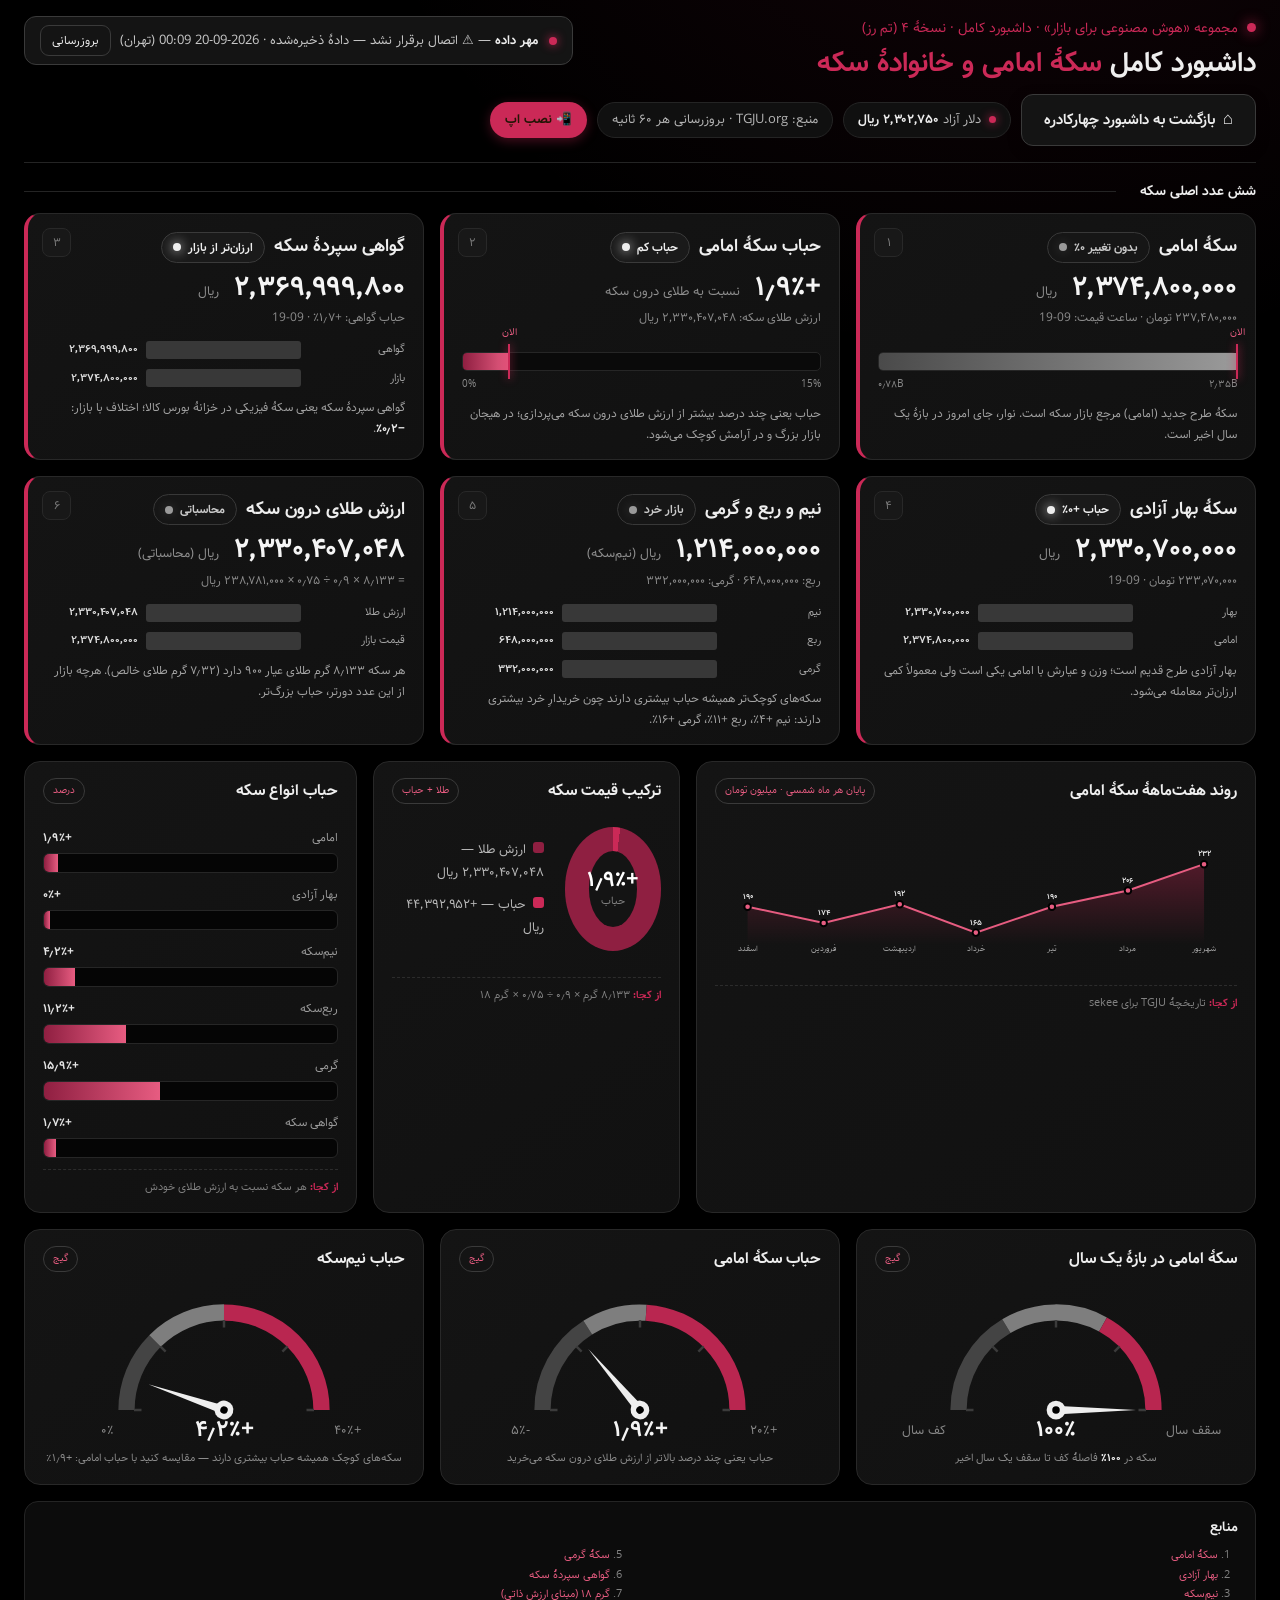
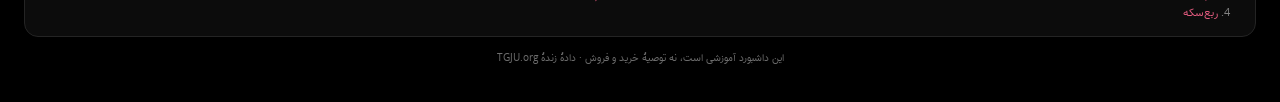
<file: coin.html>
<!DOCTYPE html>
<html lang="fa" dir="rtl">
<head>
<meta charset="utf-8"><meta name="viewport" content="width=device-width, initial-scale=1">
<!-- Telegram Mini App: SDK تلگرام (فقط وقتی داخل تلگرام باز شود فعال است) -->
<script src="https://telegram.org/js/telegram-web-app.js" defer></script>
<title>داشبورد کامل سکه</title>
<link rel="stylesheet" href="fonts.css">
<style>
:root{--bg:#000000;--panel:#0f0f0f;--line:#242424;--text:#eeeeee;--muted:#9c9c9c;
--cyan:#cb2957;--amber:#cb2957;--green:#eeeeee;--red:#cb2957}
*{box-sizing:border-box}html{background:var(--bg)}
body{margin:0;background:radial-gradient(circle at 80% -20%,rgba(203,41,87,.11),transparent 31%),var(--bg);
color:var(--text);font-family:"Samim","Vazirmatn",Tahoma,Arial,sans-serif;line-height:1.75}
.shell{width:min(1600px,calc(100% - 48px));margin:0 auto;padding:16px 0 34px}
.hero{position:relative;border-bottom:1px solid var(--line);padding:0 0 16px;min-height:112px}
.brandline{color:var(--cyan);font-size:14px;margin-bottom:3px}
.brandline::before{content:"";display:inline-block;width:9px;height:9px;border-radius:50%;background:var(--cyan);box-shadow:0 0 14px var(--cyan);margin-left:9px}
h1{font-size:28px;line-height:1.45;margin:0 0 10px;font-weight:800}
h1 em{font-style:normal;color:var(--amber)}
.source-stamp{position:absolute;left:0;top:0;background:#141414;border:1px solid #3a3a3a;color:#c9c9c9;border-radius:12px;padding:8px 15px;font-size:13px;white-space:nowrap}
.source-stamp b{color:#eeeeee}
.live-dot{display:inline-block;width:8px;height:8px;border-radius:50%;background:var(--green);box-shadow:0 0 10px var(--green);margin-left:7px;vertical-align:middle;animation:dotPulse 2s infinite}
.live-dot.off{background:var(--amber);box-shadow:0 0 10px var(--amber);animation:none}
.refresh-btn{border:1px solid #3a3a3a;background:#141414;color:#eeeeee;border-radius:9px;padding:4px 11px;cursor:pointer;font:inherit;font-size:12px;margin-right:9px}
.meta-row{display:flex;gap:10px;flex-wrap:wrap;align-items:center}
.pill{background:#101010;border:1px solid #242424;border-radius:999px;padding:6px 14px;color:#b6b6b6;font-size:13px}
.pill strong{color:#eeeeee}
.pill::before{content:"";display:inline-block;width:7px;height:7px;border-radius:50%;background:var(--cyan);box-shadow:0 0 10px var(--cyan);margin-left:8px}
.pill.muted::before{display:none}
.pill.link{text-decoration:none;color:#eeeeee;border-color:#3a3a3a}
.back-btn{display:inline-flex;align-items:center;gap:8px;text-decoration:none;background:#141414;border:1px solid #3a3a3a;
color:#eeeeee;border-radius:12px;padding:10px 22px;font-size:15px;font-weight:700;transition:background .2s,transform .15s;box-shadow:0 4px 14px rgba(0,0,0,.25)}
.back-btn:hover{background:#1f1f1f;transform:translateY(-2px)}
.back-btn::before{content:"⌂";font-size:17px}
.section-heading{display:flex;align-items:center;gap:12px;margin:16px 0 10px;color:#9c9c9c;font-size:13px}
.section-heading::after{content:"";height:1px;background:var(--line);flex:1}
.section-heading strong{color:#eeeeee;font-size:14px}
.question-grid{display:grid;grid-template-columns:repeat(3,minmax(0,1fr));gap:16px}
.question-grid+.question-grid{margin-top:16px}
.question-card,.viz-card{background:linear-gradient(145deg,#141414,#111111);border:1px solid #282828;border-radius:16px}
.question-card{position:relative;min-height:200px;padding:17px 18px 14px;border-left:4px solid var(--amber);animation:cardIn .6s cubic-bezier(.16,1,.3,1) backwards;transition:transform .22s,border-color .22s}
.question-card:hover,.viz-card:hover{transform:translateY(-3px);border-color:#3b3b3b}
.question-grid .question-card:nth-child(1){animation-delay:.06s}
.question-grid .question-card:nth-child(2){animation-delay:.14s}
.question-grid .question-card:nth-child(3){animation-delay:.22s}
.q-number{position:absolute;left:14px;top:14px;width:29px;height:29px;display:grid;place-items:center;border-radius:8px;background:#181818;border:1px solid #282828;color:#7b7b7b;font-size:12px}
.q-head{display:flex;align-items:center;gap:9px;padding-left:35px;margin-bottom:8px}
.q-head h2{font-size:18px;margin:0}
.status{display:inline-flex;align-items:center;gap:7px;border-radius:999px;padding:4px 11px;font-size:12px;font-weight:700;border:1px solid}
.status::after{content:"";width:8px;height:8px;border-radius:50%}
.status.good{color:#eeeeee;background:#1a1a1a;border-color:#3a3a3a}.status.good::after{background:var(--green);box-shadow:0 0 12px var(--green)}
.status.mid{color:#c9c9c9;background:#161616;border-color:#383838}.status.mid::after{background:#9a9a9a;box-shadow:0 0 12px rgba(255,255,255,.18)}
.status.bad{color:#e75c81;background:#1f0a10;border-color:#8f1f41}.status.bad::after{background:var(--red);box-shadow:0 0 12px var(--red)}
.status.up{color:#7fe8bd;background:#0d2820;border-color:#1a5c42}.status.up::after{background:#32d38b;box-shadow:0 0 12px rgba(50,211,139,.6)}
.status.dn{color:#ffb3b3;background:#2e1414;border-color:#8a2f2f}.status.dn::after{background:#ff6262;box-shadow:0 0 12px rgba(255,98,98,.55)}
.big-number{font-size:28px;font-weight:900;line-height:1.2;margin:3px 0;color:#f5f5f5}
.big-number small{font-size:13px;color:#909090;font-weight:400;margin-right:7px}
.sub-number{font-size:12px;color:#8c8c8c;margin:1px 0 0}
.card-copy{font-size:12px;color:#a4a4a4;margin:9px 0 0}
.card-copy b{color:#eeeeee}
.gauge{position:relative;height:19px;background:#0a0a0a;border:1px solid #262626;border-radius:5px;margin:24px 0 5px;direction:ltr;overflow:visible}
.gauge-fill{height:100%;background:linear-gradient(90deg,#4a4a4a,#9a9a9a);border-radius:4px 0 0 4px}
.gauge-fill.warm{background:linear-gradient(90deg,#8f1f41,#e75c81)}
.gauge-marker{position:absolute;top:-9px;bottom:-9px;width:2px;background:var(--amber);box-shadow:0 0 9px var(--amber)}
.gauge-marker .marker-text{position:absolute;top:-20px;left:50%;transform:translateX(-50%);color:#e75c81;font-size:10px;white-space:nowrap}
.scale{display:flex;justify-content:space-between;font-size:10px;color:#8a8a8a;direction:ltr}
.mini-bars{margin-top:12px}
.mini-row{display:grid;grid-template-columns:96px 1fr 92px;align-items:center;gap:8px;margin:9px 0;font-size:11px;color:#a4a4a4}
.mini-row b{font-size:11px;color:#dedede;white-space:nowrap}
.track{height:18px;background:#383838;border-radius:3px;overflow:hidden;direction:ltr}
.fill{height:100%;background:linear-gradient(90deg,#8f1f41,#9a9a9a);border-radius:3px}
.fill.warm{background:linear-gradient(90deg,#8f1f41,#e75c81)}
.visual-grid{display:grid;grid-template-columns:2.15fr 1.18fr 1.28fr;gap:16px;margin-top:16px}
.viz-card{min-height:245px;padding:15px 18px;animation:cardIn .6s .15s cubic-bezier(.16,1,.3,1) backwards;transition:transform .22s,border-color .22s}
.viz-head{display:flex;justify-content:space-between;align-items:center;margin-bottom:6px}
.viz-head h3{margin:0;font-size:16px}
.tiny-tag{font-size:10px;color:#e75c81;background:#141414;border:1px solid #3a3a3a;border-radius:999px;padding:3px 9px}
.chart-wrap{height:165px;margin-top:2px}
.chart-wrap svg{width:100%;height:100%;overflow:visible}
.chart-label{fill:#9c9c9c;font-size:12px}
.chart-value{fill:#e4e4e4;font-size:12px;font-weight:700}
.chart-value2{fill:#e75c81;font-size:11px;font-weight:700}
.note-line{border-top:1px dashed #2c2c2c;margin-top:9px;padding-top:8px;font-size:11px;color:#828282}
.note-line b{color:var(--cyan)}
.trend-legend{display:flex;gap:16px;font-size:11px;color:#898989;margin-top:4px}
.trend-legend i{display:inline-block;width:16px;height:3px;border-radius:2px;margin-left:6px;vertical-align:middle}
.mix-body{display:flex;align-items:center;justify-content:center;gap:21px;height:157px}
.donut{width:124px;height:124px;border-radius:50%;position:relative}
.donut::before{content:"";position:absolute;inset:24px;background:#141414;border-radius:50%}
.donut-center{position:absolute;inset:0;display:grid;place-content:center;text-align:center;z-index:1;font-size:11px;color:#848484}
.donut-center b{font-size:22px;color:#fff;line-height:1.1}
.mix-legend{font-size:13px;color:#bababa}
.mix-legend div{margin:9px 0}
.mix-legend i{display:inline-block;width:11px;height:11px;border-radius:3px;margin-left:7px}
.margin-list{padding-top:5px}
.margin-row{margin:11px 0}
.margin-label{display:flex;justify-content:space-between;font-size:12px;color:#9c9c9c;margin-bottom:5px}
.margin-label b{color:#e4e4e4}
.margin-track{height:20px;background:#050505;border:1px solid #262626;border-radius:6px;overflow:hidden;direction:ltr}
.margin-fill{height:100%;background:linear-gradient(90deg,#4a4a4a,#9a9a9a)}
.margin-fill.warning{background:linear-gradient(90deg,#8f1f41,#e75c81)}
.ret-chips{display:flex;gap:7px;flex-wrap:wrap;margin:10px 0 2px}
.ret-chip{background:#101010;border:1px solid #262626;border-radius:10px;padding:5px 12px;text-align:center;min-width:74px}
.ret-chip small{display:block;font-size:9.5px;color:#8a8a8a;line-height:1.6}
.ret-chip b{font-size:13px;font-weight:800;direction:ltr;unicode-bidi:embed}
.ret-chip b.u{color:#32d38b}.ret-chip b.d{color:#ff6262}.ret-chip b.n{color:#c9c9c9}
.sources{margin-top:16px;background:#0c0c0c;border:1px solid #242424;border-radius:14px;padding:13px 17px;animation:cardIn .6s .3s backwards}
.sources h3{font-size:14px;margin:0 0 7px}
.sources ol{margin:0;padding-right:20px;color:#828282;font-size:11px;columns:2;column-gap:40px}
.sources a{color:#e75c81;text-decoration:none}
.footer{text-align:center;color:#6e6e6e;font-size:10px;margin-top:12px;line-height:1.9}
.mini-edit{border:1px solid #3a3a3a;background:#141414;color:#eeeeee;border-radius:6px;padding:1px 8px;cursor:pointer;font:inherit;font-size:12px;margin-right:7px;vertical-align:2px}
.types-grid{display:grid;grid-template-columns:1fr 1fr;gap:13px;margin-top:4px}
.type-card{background:linear-gradient(145deg,#141414,#111111);border:1px solid #282828;border-radius:13px;padding:12px 15px;animation:cardIn .55s cubic-bezier(.16,1,.3,1) backwards;position:relative}
.type-card.ref{border-color:#3a3a3a;background:linear-gradient(145deg,#1b1b1b,#121212)}
.type-card .t-head{display:flex;justify-content:space-between;align-items:baseline;gap:8px;flex-wrap:wrap}
.type-card h4{margin:0;font-size:14px;color:#eeeeee}
.type-card .t-price{font-size:16px;font-weight:900;color:#f5f5f5;direction:ltr}
.type-card .t-price small{font-size:10px;color:#8c8c8c;font-weight:400;margin-left:4px}
.type-card .t-desc{font-size:11px;color:#9c9c9c;margin:5px 0 0;line-height:1.9}
.type-card .t-time{position:absolute;left:13px;bottom:9px;font-size:9px;color:#6e6e6e;direction:ltr}
.type-card .t-tag{font-size:9px;color:#e75c81;background:#141414;border:1px solid #3a3a3a;border-radius:99px;padding:1px 8px;margin-right:6px;vertical-align:2px}
@keyframes cardIn{from{opacity:0;transform:translateY(24px) scale(.97)}to{opacity:1;transform:none}}
@keyframes dotPulse{0%,100%{box-shadow:0 0 6px var(--green)}50%{box-shadow:0 0 16px 3px var(--green)}}
@keyframes valFlash{0%{background:rgba(238,238,238,.22);border-radius:6px}100%{background:transparent}}
.flash{animation:valFlash 3s ease-out;display:inline-block;padding:0 3px}
.ring{position:relative;display:none;width:28px;height:28px;margin-left:8px;vertical-align:middle}
.ring svg{width:28px;height:28px;transform:rotate(-90deg)}
.ring circle{fill:none;stroke-width:3.4}
.ring .rbg{stroke:#1c1c1c}
.ring .arc{stroke:#eeeeee;stroke-linecap:round;transition:stroke-dashoffset .95s linear}
.ring b{position:absolute;inset:0;display:grid;place-items:center;font-size:9px;color:#eeeeee;font-weight:700}
.gauges-grid{display:grid;grid-template-columns:repeat(3,1fr);gap:16px;margin-top:16px}
.gauge-card{text-align:center}
.g-box{display:grid;place-items:center;padding-top:6px}
.g-box svg{width:100%;max-width:250px;overflow:visible}
.g-val{fill:#f5f5f5;font-size:18px;font-weight:900}
.g-min,.g-max{fill:#8a8a8a;font-size:10px}
.g-needle{transition:transform .9s cubic-bezier(.16,1,.3,1)}
.g-note{font-size:11px;color:#8c8c8c;margin:8px 0 0;line-height:1.9}
.g-note b{color:#eeeeee}
@media(max-width:1180px){.question-grid{grid-template-columns:1fr 1fr}.visual-grid{grid-template-columns:1fr 1fr}.trend-card{grid-column:1/-1}}
@media(max-width:700px){
.shell{width:calc(100% - 20px)}
.hero{min-height:0;padding-top:4px}
.source-stamp{position:static;display:block;white-space:normal;line-height:2;font-size:11px;margin-bottom:12px}
h1{font-size:20px}
.question-grid,.visual-grid{grid-template-columns:1fr}.trend-card{grid-column:auto}
.big-number{font-size:22px}
.big-number small{display:block;margin:2px 0 0}
.mini-row{grid-template-columns:72px 1fr auto}
.mini-row b{font-size:10px}
.back-btn{width:100%;justify-content:center;font-size:14px;padding:11px 10px}
.meta-row{gap:8px}
.pill{font-size:12px;padding:5px 11px}
.sources ol{columns:1}
.q-head{flex-wrap:wrap}
.q-head h2{font-size:16px}
.status{font-size:11px}
.types-grid{grid-template-columns:1fr}
.gauges-grid{grid-template-columns:1fr}
}
</style>

<!-- PWA: اپلیکیشن قابل نصب روی گوشی -->
<meta name="theme-color" content="#0c1218">
<meta name="mobile-web-app-capable" content="yes">
<meta name="apple-mobile-web-app-capable" content="yes">
<meta name="apple-mobile-web-app-status-bar-style" content="black-translucent">
<meta name="apple-mobile-web-app-title" content="فلزات">
<link rel="manifest" href="manifest.json">
<link rel="icon" type="image/png" sizes="192x192" href="icons/icon-192.png">
<link rel="icon" type="image/png" sizes="32x32" href="icons/favicon-32.png">
<link rel="apple-touch-icon" href="icons/apple-touch-icon.png">
<!-- /PWA -->

</head>
<body>
<main class="shell">
  <header class="hero">
    <div class="source-stamp"><span class="ring" id="ringWrap"><svg viewBox="0 0 36 36"><circle class="rbg" cx="18" cy="18" r="15.5"/><circle class="arc" id="ringArc" cx="18" cy="18" r="15.5"/></svg><b id="ringNum">۶۰</b></span><span class="live-dot" id="liveDot"></span> <b>مهر داده</b> — <span id="stampText">در حال بارگذاری…</span><button class="refresh-btn" id="refreshBtn">بروزرسانی</button></div>
    <div class="brandline">مجموعه «هوش مصنوعی برای بازار» · داشبورد کامل · نسخهٔ ۴ (تم رز)</div>
    <h1>داشبورد کامل <em>سکهٔ امامی و خانوادهٔ سکه</em></h1>
    <div class="meta-row" id="metaRow">
      <a class="back-btn" href="index.html">بازگشت به داشبورد چهارکادره</a>
      <span class="pill">دلار آزاد <strong id="pillDollar">—</strong></span>
      <span class="pill muted">منبع: TGJU.org · بروزرسانی هر ۶۰ ثانیه</span>
    </div>
  </header>

  <section>
    <div class="section-heading"><strong>شش عدد اصلی سکه</strong><span></span></div>
    <div class="question-grid">
      <article class="question-card"><span class="q-number">۱</span>
<div class="q-head"><h2>سکهٔ امامی</h2><span class="status" id="c1S">—</span></div>
<div class="big-number"><span id="c1V">—</span> <small>ریال</small></div>
<div class="sub-number" id="c1Sub">—</div><div class="gauge"><div class="gauge-fill" id="c1F" style="width:0%"></div><span class="gauge-marker" id="c1M" style="left:0%"><span class="marker-text">الان</span></span></div><div class="scale"><span id="c1Lo">—</span><span id="c1Hi">—</span></div>
<p class="card-copy" id="c1C">—</p></article>
      <article class="question-card"><span class="q-number">۲</span>
<div class="q-head"><h2>حباب سکهٔ امامی</h2><span class="status" id="c2S">—</span></div>
<div class="big-number"><span id="c2V">—</span> <small>نسبت به طلای درون سکه</small></div>
<div class="sub-number" id="c2Sub">—</div><div class="gauge"><div class="gauge-fill" id="c2F" style="width:0%"></div><span class="gauge-marker" id="c2M" style="left:0%"><span class="marker-text">الان</span></span></div><div class="scale"><span id="c2Lo">—</span><span id="c2Hi">—</span></div>
<p class="card-copy" id="c2C">—</p></article>
      <article class="question-card"><span class="q-number">۳</span>
<div class="q-head"><h2>گواهی سپردهٔ سکه</h2><span class="status" id="c3S">—</span></div>
<div class="big-number"><span id="c3V">—</span> <small>ریال</small></div>
<div class="sub-number" id="c3Sub">—</div><div class="mini-bars" id="c3bars"></div>
<p class="card-copy" id="c3C">—</p></article>
    </div>
    <div class="question-grid">
      <article class="question-card"><span class="q-number">۴</span>
<div class="q-head"><h2>سکهٔ بهار آزادی</h2><span class="status" id="c4S">—</span></div>
<div class="big-number"><span id="c4V">—</span> <small>ریال</small></div>
<div class="sub-number" id="c4Sub">—</div><div class="mini-bars" id="c4bars"></div>
<p class="card-copy" id="c4C">—</p></article>
      <article class="question-card"><span class="q-number">۵</span>
<div class="q-head"><h2>نیم و ربع و گرمی</h2><span class="status" id="c5S">—</span></div>
<div class="big-number"><span id="c5V">—</span> <small>ریال (نیم‌سکه)</small></div>
<div class="sub-number" id="c5Sub">—</div><div class="mini-bars" id="c5bars"></div>
<p class="card-copy" id="c5C">—</p></article>
      <article class="question-card"><span class="q-number">۶</span>
<div class="q-head"><h2>ارزش طلای درون سکه</h2><span class="status" id="c6S">—</span></div>
<div class="big-number"><span id="c6V">—</span> <small>ریال (محاسباتی)</small></div>
<div class="sub-number" id="c6Sub">—</div><div class="mini-bars" id="c6bars"></div>
<p class="card-copy" id="c6C">—</p></article>
    </div>
  </section>
  <section class="visual-grid">
    <article class="viz-card trend-card"><div class="viz-head"><h3>روند هفت‌ماههٔ سکهٔ امامی</h3><span class="tiny-tag">پایان هر ماه شمسی · میلیون تومان</span></div>
    <div class="chart-wrap"><svg id="trendSvg" viewBox="0 0 800 180"></svg></div>
    <div class="note-line"><b>از کجا:</b> تاریخچهٔ TGJU برای sekee</div></article>
    <article class="viz-card"><div class="viz-head"><h3>ترکیب قیمت سکه</h3><span class="tiny-tag">طلا + حباب</span></div>
    <div class="mix-body"><div class="donut" id="bubbleDonut"><div class="donut-center"><b id="donutValue">—</b>حباب</div></div>
    <div class="mix-legend"><div><i style="background:#8f1f41"></i>ارزش طلا — <span id="legIntr">—</span></div><div><i style="background:#cb2957"></i>حباب — <span id="legBub">—</span></div></div></div>
    <div class="note-line"><b>از کجا:</b> ۸٫۱۳۳ گرم × ۰٫۹ ÷ ۰٫۷۵ × گرم ۱۸</div></article>
    <article class="viz-card"><div class="viz-head"><h3>حباب انواع سکه</h3><span class="tiny-tag">درصد</span></div>
    <div class="margin-list" id="gapBars"></div>
    <div class="note-line"><b>از کجا:</b> هر سکه نسبت به ارزش طلای خودش</div></article>
  </section>
  <section class="gauges-grid">
    <article class="viz-card gauge-card"><div class="viz-head"><h3>سکهٔ امامی در بازهٔ یک سال</h3><span class="tiny-tag">گیج</span></div><div class="g-box" id="cgA"></div><p class="g-note" id="cgAn">—</p></article>
    <article class="viz-card gauge-card"><div class="viz-head"><h3>حباب سکهٔ امامی</h3><span class="tiny-tag">گیج</span></div><div class="g-box" id="cgB"></div><p class="g-note" id="cgBn">—</p></article>
    <article class="viz-card gauge-card"><div class="viz-head"><h3>حباب نیم‌سکه</h3><span class="tiny-tag">گیج</span></div><div class="g-box" id="cgC"></div><p class="g-note" id="cgCn">—</p></article>
  </section>
  <section class="sources"><h3>منابع</h3><ol>
    <li><a href="https://www.tgju.org/profile/sekee">سکهٔ امامی</a></li><li><a href="https://www.tgju.org/profile/sekeb">بهار آزادی</a></li>
    <li><a href="https://www.tgju.org/profile/retail_nim">نیم‌سکه</a></li><li><a href="https://www.tgju.org/profile/retail_rob">ربع‌سکه</a></li>
    <li><a href="https://www.tgju.org/profile/retail_gerami">سکهٔ گرمی</a></li>
    <li><a href="https://www.tgju.org/profile/ime_certificate_coin">گواهی سپردهٔ سکه</a></li>
    <li><a href="https://www.tgju.org/profile/geram18">گرم ۱۸ (مبنای ارزش ذاتی)</a></li></ol></section>

  <footer class="footer">این داشبورد آموزشی است، نه توصیهٔ خرید و فروش · دادهٔ زندهٔ TGJU.org</footer>
</main>
<script>window.__BOOT__ = {"fetched_at": "2026-09-20 00:09 (تهران)", "current": {"silver": {"p": 66.24, "dp": 0, "dt": "", "ts": "2026-09-19 00:00:00"}, "silver_999": {"p": 5139600.0, "dp": 0, "dt": "", "ts": "2026-09-19 00:00:00"}, "ime_certificate_silver_bars": {"p": 5006990.0, "dp": 0, "dt": "", "ts": "2026-09-19 00:00:00"}, "base_global_copper2": {"p": 6.615, "dp": 0, "dt": "", "ts": "2026-09-19 00:00:00"}, "price_dollar_rl": {"p": 2302750.0, "dp": 0, "dt": "", "ts": "2026-09-19 00:00:00"}, "ons": {"p": 4383.45, "dp": 0, "dt": "", "ts": "2026-09-19 00:00:00"}, "geram18": {"p": 238781000.0, "dp": 0, "dt": "", "ts": "2026-09-19 00:00:00"}, "geram24": {"p": 318371000.0, "dp": 0, "dt": "", "ts": "2026-09-19 00:00:00"}, "mesghal": {"p": 1034310000.0, "dp": 0, "dt": "", "ts": "2026-09-19 00:00:00"}, "ime_certificate_gold_bars": {"p": 31680000.0, "dp": 0, "dt": "", "ts": "2026-09-19 00:00:00"}, "ime_indices_shemsh_tala_kham": {"p": 346295354.0, "dp": 0, "dt": "", "ts": "2026-09-19 00:00:00"}, "sekee": {"p": 2374800000.0, "dp": 0, "dt": "", "ts": "2026-09-19 00:00:00"}, "sekeb": {"p": 2330700000.0, "dp": 0, "dt": "", "ts": "2026-09-19 00:00:00"}, "retail_nim": {"p": 1214000000.0, "dp": 0, "dt": "", "ts": "2026-09-19 00:00:00"}, "retail_rob": {"p": 648000000.0, "dp": 0, "dt": "", "ts": "2026-09-19 00:00:00"}, "retail_gerami": {"p": 332000000.0, "dp": 0, "dt": "", "ts": "2026-09-19 00:00:00"}, "ime_certificate_coin": {"p": 2369999800.0, "dp": 0, "dt": "", "ts": "2026-09-19 00:00:00"}, "ime_indices_sandogh_tala": {"p": 20239.0, "dp": 0, "dt": "", "ts": "2026-09-19 00:00:00"}, "ime_fund_goldis": {"p": 45629.0, "dp": 0, "dt": "", "ts": "2026-09-19 00:00:00"}, "ime_fund_rosgold": {"p": 21918.0, "dp": 0, "dt": "", "ts": "2026-09-19 00:00:00"}, "ime_fund_golda": {"p": 20927.0, "dp": 0, "dt": "", "ts": "2026-09-19 00:00:00"}, "ime_fund_jaam_tala": {"p": 21350.0, "dp": 0, "dt": "", "ts": "2026-09-19 00:00:00"}, "base_global_zinc": {"p": 3933.83, "dp": 0, "dt": "", "ts": "2026-09-18 00:00:00"}, "base_global_steel": {"p": 3099.0, "dp": 0, "dt": "", "ts": "2026-09-18 00:00:00"}, "ratio_silver": {"p": 66.08, "dp": 0, "dt": "", "ts": "2026-09-19 00:00:00"}, "gold_740k": {"p": 235597000.0, "dp": 0, "dt": "", "ts": "2026-09-19 00:00:00"}, "gold_mini_size": {"p": 235596800.0, "dp": 0, "dt": "", "ts": "2026-09-19 00:00:00"}, "gold_futures": {"p": 1030560000.0, "dp": 0, "dt": "", "ts": "2026-09-19 00:00:00"}, "gold_melted_transfer": {"p": 1034340000.0, "dp": 0, "dt": "", "ts": "2026-09-19 00:00:00"}, "gold_melted_wholesale": {"p": 1034850000.0, "dp": 0, "dt": "", "ts": "2026-09-19 00:00:00"}, "tgju_gold_irg18": {"p": 236361000.0, "dp": 0.01, "dt": "low", "ts": "2026-09-20 00:08:15"}, "tgju_gold_irg18_buy": {"p": 234675000.0, "dp": 0.03, "dt": "high", "ts": "2026-09-20 00:08:41"}, "tether_gold_xaut": {"p": 4374.01, "dp": 0, "dt": "low", "ts": "2026-09-20 00:08:42"}, "gold_17": {"p": 1054359000.0, "dp": 0, "dt": "", "ts": "2026-09-19 00:00:00"}}, "history": {"ons": [{"ym": "1404/12", "v": 4656.69}, {"ym": "1405/01", "v": 4768.36}, {"ym": "1405/02", "v": 4544.17}, {"ym": "1405/03", "v": 4160.26}, {"ym": "1405/04", "v": 4008.29}, {"ym": "1405/05", "v": 4610.35}, {"ym": "1405/06", "v": 4341.43}], "geram18": [{"ym": "1404/12", "v": 175761000.0}, {"ym": "1405/01", "v": 171452000.0}, {"ym": "1405/02", "v": 192179000.0}, {"ym": "1405/03", "v": 161023000.0}, {"ym": "1405/04", "v": 184445000.0}, {"ym": "1405/05", "v": 198529000.0}, {"ym": "1405/06", "v": 234995000.0}], "sekee": [{"ym": "1404/12", "v": 1900000000.0}, {"ym": "1405/01", "v": 1739900000.0}, {"ym": "1405/02", "v": 1924900000.0}, {"ym": "1405/03", "v": 1645100000.0}, {"ym": "1405/04", "v": 1899800000.0}, {"ym": "1405/05", "v": 2060200000.0}, {"ym": "1405/06", "v": 2320100000.0}], "base_global_copper2": [{"ym": "1404/12", "v": 5.5238}, {"ym": "1405/01", "v": 6.013}, {"ym": "1405/02", "v": 6.3398}, {"ym": "1405/03", "v": 6.3833}, {"ym": "1405/04", "v": 6.2423}, {"ym": "1405/05", "v": 6.5762}, {"ym": "1405/06", "v": 6.5393}], "silver": [{"ym": "1404/12", "v": 72.652}, {"ym": "1405/01", "v": 79.237}, {"ym": "1405/02", "v": 75.881}, {"ym": "1405/03", "v": 64.925}, {"ym": "1405/04", "v": 56.777}, {"ym": "1405/05", "v": 68.952}, {"ym": "1405/06", "v": 65.205}]}, "range": {"ons": {"lo": 3315.46, "hi": 5190.08}, "geram18": {"lo": 69641000.0, "hi": 233524000.0}, "sekee": {"lo": 780050000.0, "hi": 2349800000.0}, "base_global_copper2": {"lo": 4.4835, "hi": 6.6121}, "silver": {"lo": 36.0996, "hi": 94.4252}}};</script>
<script>
(function(){
"use strict";

var OZ=31.1035, LB=0.45359237, FD='۰۱۲۳۴۵۶۷۸۹';
var CALLS=['https://call2.tgju.org/ajax.json','https://call3.tgju.org/ajax.json','https://call4.tgju.org/ajax.json'];
var HB='https://api.tgju.org/v1/market/indicator/summary-table-data/';
var MONTHS={'01':'فروردین','02':'اردیبهشت','03':'خرداد','04':'تیر','05':'مرداد','06':'شهریور','07':'مهر','08':'آبان','09':'آذر','10':'دی','11':'بهمن','12':'اسفند'};
function $(id){return document.getElementById(id);}
function fa(n,fr){if(n===null||n===undefined||isNaN(n))return '—';return Number(n).toLocaleString('fa-IR',{maximumFractionDigits:fr===undefined?0:fr});}
function pct(n,fr){return fa(n,fr===undefined?1:fr)+'٪';}
function num(s){return parseFloat(String(s).replace(/,/g,''));}
function clamp(v,a,b){return Math.max(a,Math.min(b,v));}
function sgn(v){return v>=0?'+':'−';}
function t(ts){ts=ts||'';if(ts.slice(11,19)==='00:00:00')return ts.slice(5,10);return ts.slice(11,16);}
function setStatus(id,cls,txt){var el=$(id);if(el){el.className='status '+cls;el.textContent=txt;}}
function dirStatus(dt){if(dt==='high')return{cls:'up',text:'صعودی'};if(dt==='low')return{cls:'dn',text:'نزولی'};return{cls:'mid',text:'بدون تغییر'};}
function bubbleStatus(b){var a=Math.abs(b);if(a<3)return{cls:'good',text:'حباب کم'};if(a<=8)return{cls:'mid',text:'حباب متوسط'};return{cls:'bad',text:'حباب زیاد'};}
function fetchJson(u){var b=(u.indexOf('?')>-1?'&':'?')+'rev='+Date.now()+Math.random().toString(36).slice(2);
return fetch(u+b,{cache:'no-store'}).then(function(r){if(!r.ok)throw new Error('HTTP '+r.status);return r.json();});}
function fetchCurrent(keys){var ch=Promise.reject();
CALLS.forEach(function(u){ch=ch.catch(function(){return fetchJson(u);});});
return ch.then(function(j){var raw=j.current,out={};keys.forEach(function(k){var c=raw[k];if(c)out[k]={p:num(c.p),dp:c.dp||0,dt:c.dt||'',ts:c.ts||''};});return out;});}
function fetchHistory(syms,cacheKey){try{var c=JSON.parse(localStorage.getItem(cacheKey));if(c&&Date.now()-c.t<3600000)return Promise.resolve(c.d);}catch(e){}
return Promise.all(syms.map(function(s){return fetchJson(HB+s+'?lang=fa&order_dir=desc&length=400');})).then(function(res){
var H={},R={};res.forEach(function(d,i){var rows=d.data||[],seen={},mon=[],cl=[];
rows.forEach(function(r,j){var v=num(r[0]);if(j<365)cl.push(v);var ym=String(r[7]).slice(0,7);if(!seen[ym]){seen[ym]=1;mon.push({ym:ym,v:v});}});
H[syms[i]]=mon.slice(0,7).reverse();cl.sort(function(a,b){return a-b;});var n=cl.length;
R[syms[i]]={lo:cl[Math.floor(n*.02)],hi:cl[Math.max(Math.floor(n*.98)-1,0)]};});
var d={history:H,range:R};try{localStorage.setItem(cacheKey,JSON.stringify({t:Date.now(),d:d}));}catch(e){}return d;});}
function drawTrend(svgId,pts,pts2,fmt,fmt2){var svg=$(svgId);if(!svg)return;var n=pts.length;if(n<2){svg.innerHTML='';return;}
var xs=[];for(var i=0;i<n;i++)xs.push(50+i*(700/(n-1)));
function ys(v){var mn=Math.min.apply(null,v),mx=Math.max.apply(null,v);return v.map(function(x){return 150-((x-mn)/Math.max(mx-mn,1e-9))*105;});}
var av=pts.map(function(p){return p.v;}),ay=ys(av),h='';
h+='<defs><linearGradient id="'+svgId+'g" x1="0" y1="0" x2="0" y2="1"><stop offset="0%" stop-color="#cb2957" stop-opacity=".34"/><stop offset="100%" stop-color="#cb2957" stop-opacity="0"/></linearGradient></defs>';
function P(ya){return xs.map(function(x,i){return x+' '+ya[i].toFixed(1);}).join(' L');}
h+='<path d="M'+P(ay)+' L'+xs[n-1]+' 168 L'+xs[0]+' 168 Z" fill="url(#'+svgId+'g)"/>';
h+='<path d="M'+P(ay)+'" fill="none" stroke="#e75c81" stroke-width="3"/>';
if(pts2){var bv=pts2.map(function(p){return p.v;}),by=ys(bv);
h+='<path d="M'+P(by)+'" fill="none" stroke="#e75c81" stroke-width="2" stroke-dasharray="6 5"/>';
h+='<g fill="#e75c81" stroke="#000000" stroke-width="2">';for(var i=0;i<n;i++)h+='<circle cx="'+xs[i]+'" cy="'+by[i].toFixed(1)+'" r="3.5"/>';h+='</g>';
h+='<g class="chart-value2" text-anchor="middle">';for(var i=0;i<n;i++)h+='<text x="'+xs[i]+'" y="'+by[i].toFixed(1)+'" dy="17">'+fmt2(bv[i])+'</text>';h+='</g>';}
h+='<g fill="#e75c81" stroke="#000000" stroke-width="3">';for(var i=0;i<n;i++)h+='<circle cx="'+xs[i]+'" cy="'+ay[i].toFixed(1)+'" r="5"/>';h+='</g>';
h+='<g class="chart-value" text-anchor="middle">';for(var i=0;i<n;i++)h+='<text x="'+xs[i]+'" y="'+ay[i].toFixed(1)+'" dy="-12">'+fmt(av[i])+'</text>';h+='</g>';
h+='<g class="chart-label" text-anchor="middle">';for(var i=0;i<n;i++)h+='<text x="'+xs[i]+'" y="178">'+(MONTHS[pts[i].ym.slice(5,7)]||pts[i].ym)+'</text>';h+='</g>';
svg.innerHTML=h;}
var IS_LIVE=false,LAST_CHECK=null,MAX_TS='',NEXT_AT=0,RING_C=2*Math.PI*15.5,FLASH_PREV={};
function setLive(on,label){IS_LIVE=on;var d=$('liveDot');if(d)d.className='live-dot'+(on?'':' off');if(label)$('stampText').textContent=label;}
function stampLine(){return 'زنده · سرکشی '+(LAST_CHECK?LAST_CHECK.toTimeString().slice(0,8):'—')+' · تازه‌ترین قیمت TGJU: '+(MAX_TS?MAX_TS.slice(5,16):'—')+' تهران';}
function flashChanged(ids){ids.forEach(function(id){var el=$(id);if(!el)return;var v=el.textContent;
if(FLASH_PREV[id]!==undefined&&FLASH_PREV[id]!==v&&el.classList){el.classList.remove('flash');void el.offsetWidth;el.classList.add('flash');}FLASH_PREV[id]=v;});}
setInterval(function(){if(!IS_LIVE||!LAST_CHECK)return;var s=Math.max(0,Math.round((NEXT_AT-Date.now())/1000));
$('stampText').textContent=stampLine();var w=$('ringWrap');if(w&&w.style)w.style.display='inline-block';
var a=$('ringArc');if(a&&a.style){a.style.strokeDasharray=RING_C;a.style.strokeDashoffset=RING_C*(1-s/60);}
var nn=$('ringNum');if(nn)nn.textContent=fa(s);},1000);
/* ===== گیج عقربه‌ای ===== */
function gaugePolar(r,ang){var a=(ang-180)*Math.PI/180;return [100+r*Math.cos(a),100+r*Math.sin(a)];}
function gaugeArc(r,a0,a1){var p0=gaugePolar(r,a0),p1=gaugePolar(r,a1);
return 'M'+p0[0].toFixed(1)+' '+p0[1].toFixed(1)+' A'+r+' '+r+' 0 0 1 '+p1[0].toFixed(1)+' '+p1[1].toFixed(1);}
function drawGauge(id,cfg,val){
  var el=$(id); if(el===null||el===undefined) return;
  var sig=JSON.stringify(cfg.zones)+cfg.min+cfg.max;
  if(el._gsig!==sig){
    var h='<svg viewBox="0 0 200 124">';
    var prev=0;
    (cfg.zones||[{f:1,c:'#cb2957'}]).forEach(function(z){
      h+='<path d="'+gaugeArc(78,prev*180,z.f*180)+'" fill="none" stroke="'+z.c+'" stroke-width="13" opacity=".9"/>';
      prev=z.f;
    });
    for(var i=0;i<=4;i++){var p0=gaugePolar(66,i*45),p1=gaugePolar(72,i*45);
      h+='<line x1="'+p0[0].toFixed(1)+'" y1="'+p0[1].toFixed(1)+'" x2="'+p1[0].toFixed(1)+'" y2="'+p1[1].toFixed(1)+'" stroke="#3b3b3b" stroke-width="2"/>';}
    h+='<text x="12" y="119" class="g-min">'+(cfg.minL||'')+'</text><text x="188" y="119" class="g-max" text-anchor="end">'+(cfg.maxL||'')+'</text>';
    h+='<g id="'+id+'N" class="g-needle"><polygon points="96.5,101 103.5,101 100,36" fill="#eeeeee"/><circle cx="100" cy="100" r="7.5" fill="#eeeeee"/><circle cx="100" cy="100" r="3" fill="#000000"/></g>';
    h+='<text id="'+id+'V" x="100" y="121" text-anchor="middle" class="g-val">—</text>';
    h+='</svg>';
    el.innerHTML=h; el._gsig=sig;
  }
  var fr=clamp((val-cfg.min)/(cfg.max-cfg.min),0,1);
  var nd=$(id+'N');
  if(nd&&nd.style){nd.style.transformOrigin='100px 100px';nd.style.transform='rotate('+((fr*180)-90)+'deg)';}
  var tv=$(id+'V'); if(tv) tv.textContent=cfg.fmt?cfg.fmt(val):fa(val);
}


var KEYS=['sekee','sekeb','retail_nim','retail_rob','retail_gerami','ime_certificate_coin','geram18','price_dollar_rl','ons'];
function render(cur,H,R){
var em=cur.sekee.p,g18=cur.geram18.p,usd=cur.price_dollar_rl.p;
var intr=9.7596*g18, bub=(em/intr-1)*100;
var cert=cur.ime_certificate_coin?cur.ime_certificate_coin.p:null;
var certBub=cert?(cert/intr-1)*100:null, certGap=cert?(cert/em-1)*100:null;
var beh=cur.sekeb?cur.sekeb.p:null, behBub=beh?(beh/intr-1)*100:null;
var nim=cur.retail_nim?cur.retail_nim.p:null, rob=cur.retail_rob?cur.retail_rob.p:null, ger=cur.retail_gerami?cur.retail_gerami.p:null;
var nimBub=nim?(nim/(intr/2)-1)*100:null, robBub=rob?(rob/(intr/4)-1)*100:null, gerBub=ger?(ger/(1.2*g18)-1)*100:null;
$('pillDollar').textContent=fa(usd)+' ریال';
var s1=dirStatus(cur.sekee.dt);setStatus('c1S',s1.cls,s1.text+' '+pct(Math.abs(cur.sekee.dp)));
$('c1V').textContent=fa(em);
$('c1Sub').textContent=fa(em/10)+' تومان · ساعت قیمت: '+t(cur.sekee.ts);
var r1=R.sekee,p1=clamp((em-r1.lo)/(r1.hi-r1.lo)*100,0,100);
$('c1F').style.width=p1+'%';$('c1M').style.left=p1+'%';$('c1Lo').textContent=fa(r1.lo/1e9,2)+'B';$('c1Hi').textContent=fa(r1.hi/1e9,2)+'B';
$('c1C').innerHTML='سکهٔ طرح جدید (امامی) مرجع بازار سکه است. نوار، جای امروز در بازهٔ یک سال اخیر است.';
var s2=bubbleStatus(bub);setStatus('c2S',s2.cls,s2.text);
$('c2V').textContent=sgn(bub)+pct(Math.abs(bub),2);
$('c2Sub').textContent='ارزش طلای سکه: '+fa(intr,0)+' ریال';
var p2=clamp(Math.abs(bub)/15*100,0,100);$('c2F').style.width=p2+'%';$('c2F').className='gauge-fill warm';$('c2M').style.left=p2+'%';
$('c2Lo').textContent='0%';$('c2Hi').textContent='15%';
$('c2C').innerHTML='حباب یعنی چند درصد بیشتر از ارزش طلای درون سکه می‌پردازی؛ در هیجان بازار بزرگ و در آرامش کوچک می‌شود.';
setStatus('c3S',certGap===null?'mid':(certGap<=0?'good':'mid'),certGap===null?'—':(certGap<=0?'ارزان‌تر از بازار':'گران‌تر از بازار'));
$('c3V').textContent=cert?fa(cert):'—';
$('c3Sub').textContent=cert?('حباب گواهی: '+sgn(certBub)+pct(Math.abs(certBub),1)+' · '+t(cur.ime_certificate_coin.ts)):'—';
$('c3bars').innerHTML='<div class="mini-row"><span>گواهی</span><span class="track"><span class="fill" style="width:'+(cert?clamp(cert/em*100,4,100):0)+'%"></span></span><b>'+(cert?fa(cert):'—')+'</b></div>'+
'<div class="mini-row"><span>بازار</span><span class="track"><span class="fill warm" style="width:100%"></span></span><b>'+fa(em)+'</b></div>';
$('c3C').innerHTML='گواهی سپردهٔ سکه یعنی سکهٔ فیزیکی در خزانهٔ بورس کالا؛ اختلاف با بازار: <b>'+(certGap===null?'—':sgn(certGap)+pct(Math.abs(certGap),1))+'</b>.';
setStatus('c4S',behBub===null?'mid':bubbleStatus(behBub).cls,behBub===null?'—':'حباب '+sgn(behBub)+pct(Math.abs(behBub),1));
$('c4V').textContent=beh?fa(beh):'—';
$('c4Sub').textContent=beh?(fa(beh/10)+' تومان · '+t(cur.sekeb.ts)):'—';
$('c4bars').innerHTML='<div class="mini-row"><span>بهار</span><span class="track"><span class="fill" style="width:'+(beh?clamp(beh/em*100,4,100):0)+'%"></span></span><b>'+(beh?fa(beh):'—')+'</b></div>'+
'<div class="mini-row"><span>امامی</span><span class="track"><span class="fill warm" style="width:100%"></span></span><b>'+fa(em)+'</b></div>';
$('c4C').innerHTML='بهار آزادی طرح قدیم است؛ وزن و عیارش با امامی یکی است ولی معمولاً کمی ارزان‌تر معامله می‌شود.';
setStatus('c5S','mid','بازار خرد');
$('c5V').textContent=nim?fa(nim):'—';
$('c5Sub').textContent='ربع: '+(rob?fa(rob):'—')+' · گرمی: '+(ger?fa(ger):'—');
var mx5=Math.max(nim||0,rob||0,ger||0);
$('c5bars').innerHTML=[['نیم',nim],['ربع',rob],['گرمی',ger]].map(function(x){return x[1]?'<div class="mini-row"><span>'+x[0]+'</span><span class="track"><span class="fill" style="width:'+clamp(x[1]/mx5*100,4,100)+'%"></span></span><b>'+fa(x[1])+'</b></div>':'';}).join('');
$('c5C').innerHTML='سکه‌های کوچک‌تر همیشه حباب بیشتری دارند چون خریدارِ خرد بیشتری دارند: نیم '+(nimBub===null?'—':sgn(nimBub)+pct(Math.abs(nimBub),0))+'، ربع '+(robBub===null?'—':sgn(robBub)+pct(Math.abs(robBub),0))+'، گرمی '+(gerBub===null?'—':sgn(gerBub)+pct(Math.abs(gerBub),0))+'.';
setStatus('c6S','mid','محاسباتی');
$('c6V').textContent=fa(intr,0);
$('c6Sub').textContent='= ۸٫۱۳۳ × ۰٫۹ ÷ ۰٫۷۵ × '+fa(g18)+' ریال';
$('c6bars').innerHTML='<div class="mini-row"><span>ارزش طلا</span><span class="track"><span class="fill" style="width:'+clamp(intr/em*100,4,100)+'%"></span></span><b>'+fa(intr,0)+'</b></div>'+
'<div class="mini-row"><span>قیمت بازار</span><span class="track"><span class="fill warm" style="width:100%"></span></span><b>'+fa(em)+'</b></div>';
$('c6C').innerHTML='هر سکه ۸٫۱۳۳ گرم طلای عیار ۹۰۰ دارد (۷٫۳۲ گرم طلای خالص). هرچه بازار از این عدد دورتر، حباب بزرگ‌تر.';
drawTrend('trendSvg',H.sekee,null,function(v){return fa(v/1e7,0);});
/* ---- گیج‌ها ---- */
var ZP=[{f:.33,c:'#4a4a4a'},{f:.66,c:'#8a8a8a'},{f:1,c:'#cb2957'}];
drawGauge('cgA',{min:0,max:100,minL:'کف سال',maxL:'سقف سال',zones:ZP,fmt:function(v){return pct(v,0);}},p1);
$('cgAn').innerHTML='سکه در <b>'+pct(p1,0)+'</b> فاصلهٔ کف تا سقف یک سال اخیر';
drawGauge('cgB',{min:-5,max:20,minL:'-۵٪',maxL:'+۲۰٪',zones:[{f:.32,c:'#4a4a4a'},{f:.52,c:'#8a8a8a'},{f:1,c:'#cb2957'}],fmt:function(v){return sgn(v)+pct(Math.abs(v),1);}},bub);
$('cgBn').innerHTML='حباب یعنی چند درصد بالاتر از ارزش طلای درون سکه می‌خرید';
if(nimBub!==null){
drawGauge('cgC',{min:0,max:40,minL:'۰٪',maxL:'+۴۰٪',zones:[{f:.25,c:'#4a4a4a'},{f:.5,c:'#8a8a8a'},{f:1,c:'#cb2957'}],fmt:function(v){return sgn(v)+pct(Math.abs(v),1);}},nimBub);
$('cgCn').innerHTML='سکه‌های کوچک همیشه حباب بیشتری دارند — مقایسه کنید با حباب امامی: '+sgn(bub)+pct(Math.abs(bub),1);}
var share=clamp(Math.abs(bub)/(100+Math.max(bub,0))*100,0,100);
var d=$('bubbleDonut');if(d&&d.style)d.style.background='conic-gradient(#cb2957 0 '+share+'%, #8f1f41 '+share+'% 100%)';
$('donutValue').textContent=sgn(bub)+pct(Math.abs(bub),1);
$('legIntr').textContent=fa(intr,0)+' ریال';$('legBub').textContent=sgn(bub)+fa(Math.abs(em-intr),0)+' ریال';
var rows=[['امامی',bub],['بهار آزادی',behBub],['نیم‌سکه',nimBub],['ربع‌سکه',robBub],['گرمی',gerBub],['گواهی سکه',certBub]];
$('gapBars').innerHTML=rows.map(function(r){if(r[1]===null)return '';return '<div class="margin-row"><div class="margin-label"><span>'+r[0]+'</span><b>'+sgn(r[1])+pct(Math.abs(r[1]),1)+'</b></div><div class="margin-track"><div class="margin-fill warning" style="width:'+clamp(Math.abs(r[1])/40*100,2,100)+'%"></div></div></div>';}).join('');
var mxTs='';KEYS.forEach(function(k){if(cur[k]&&cur[k].ts>mxTs)mxTs=cur[k].ts;});
flashChanged(['c1V','c2V','c3V','c4V','c5V','c6V','pillDollar','donutValue']);
return mxTs;}
function refresh(){
var hp=fetchHistory(['sekee'],'coin.hist').catch(function(){return {history:window.__BOOT__.history,range:window.__BOOT__.range};});
return Promise.all([fetchCurrent(KEYS),hp]).then(function(res){
var cur=res[0],h=res[1];
var H={sekee:h.history.sekee},R={sekee:h.range.sekee};
if(H.sekee.length)H.sekee[H.sekee.length-1].v=cur.sekee.p;
MAX_TS=render(cur,H,R);LAST_CHECK=new Date();NEXT_AT=Date.now()+60000;setLive(true,stampLine());
}).catch(function(){var B=window.__BOOT__;if(B){render(B.current,{sekee:B.history.sekee},{sekee:B.range.sekee});setLive(false,'⚠ اتصال برقرار نشد — دادهٔ ذخیره‌شده · '+B.fetched_at);}});}
var B=window.__BOOT__;
render(B.current,{sekee:B.history.sekee},{sekee:B.range.sekee});
setLive(false,'دادهٔ ذخیره‌شده · '+B.fetched_at);
refresh();setInterval(refresh,60000);
$('refreshBtn').addEventListener('click',refresh);

})();
</script>

<script src="telegram-app.js" defer></script>
<script src="pwa.js" defer></script>
</body>
</html>
</file>
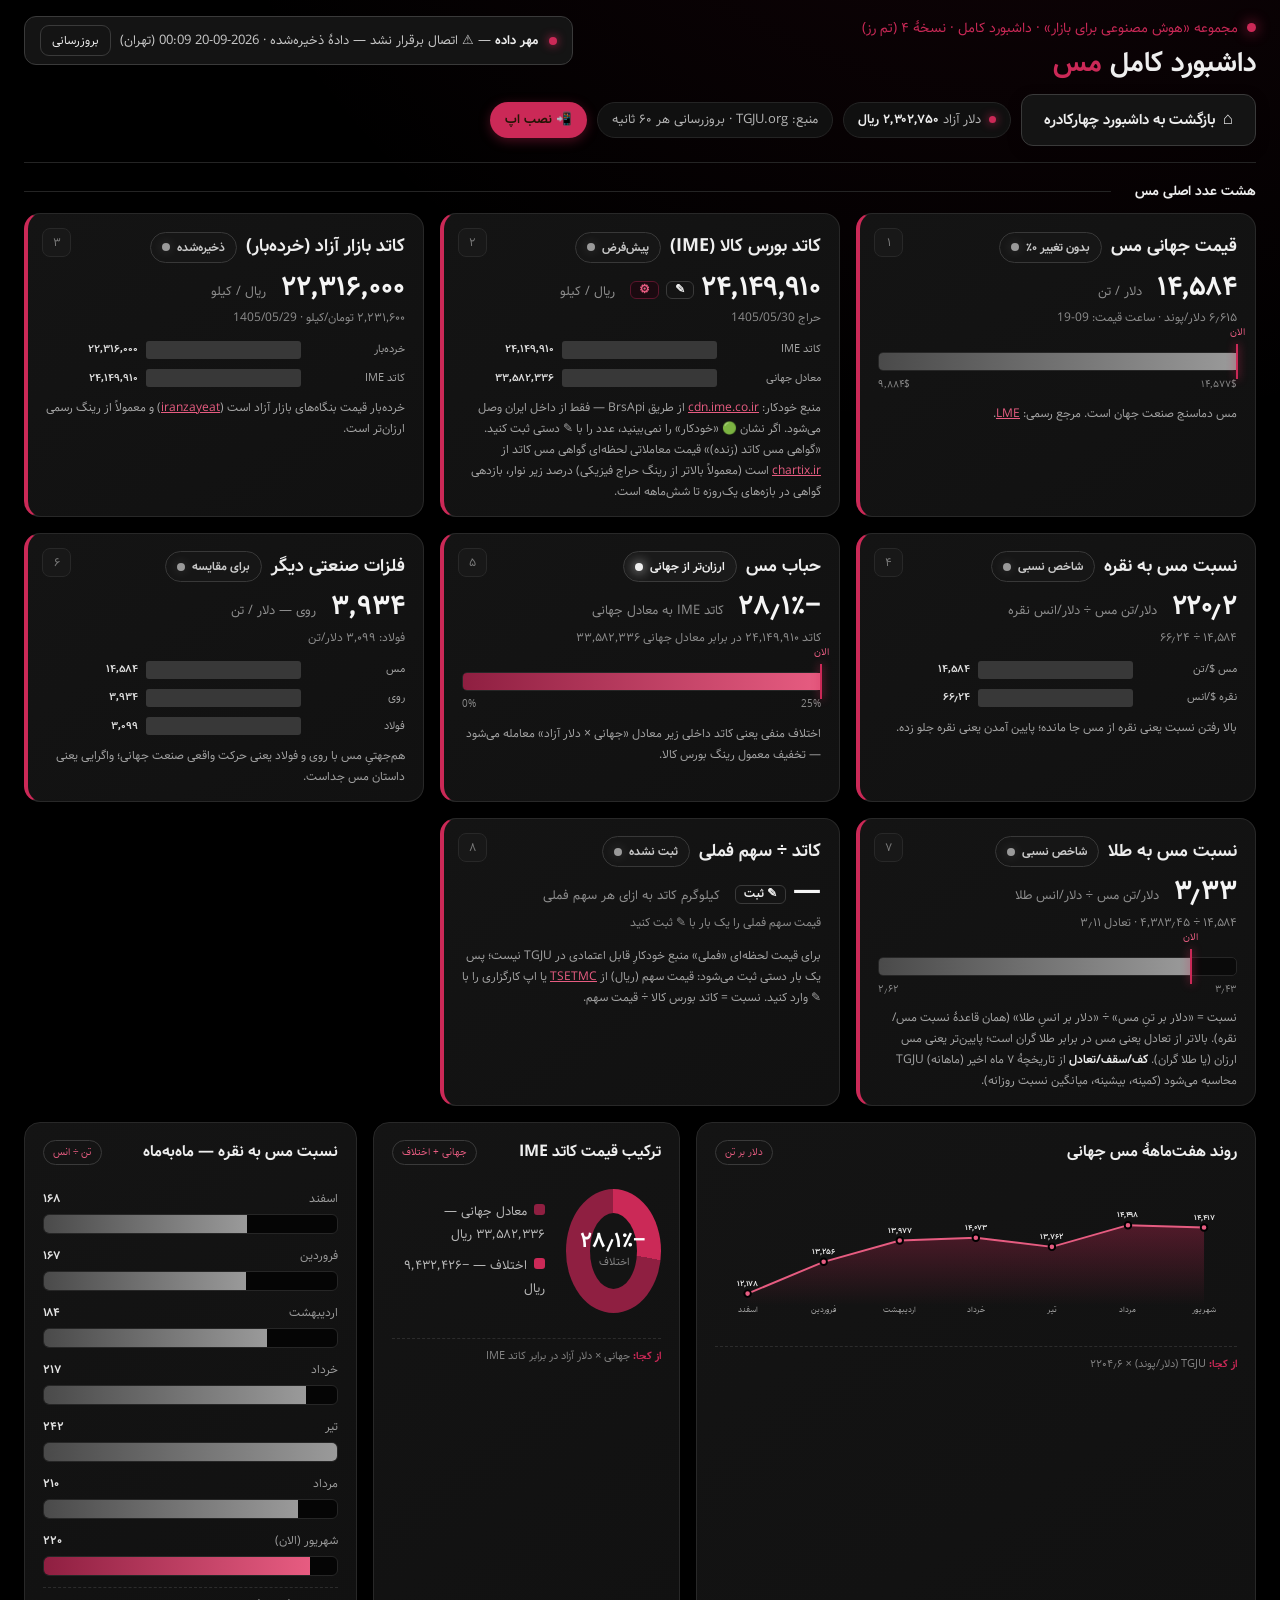
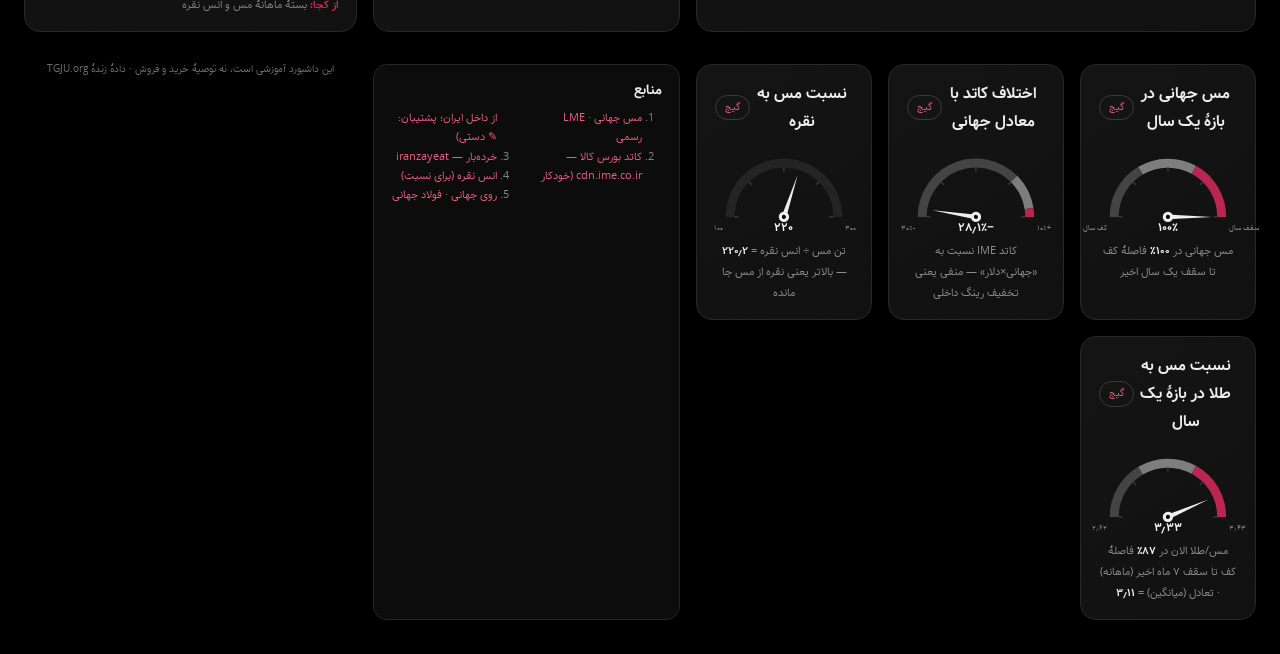
<file: copper.html>
<!DOCTYPE html>
<html lang="fa" dir="rtl">
<head>
<meta charset="utf-8"><meta name="viewport" content="width=device-width, initial-scale=1">
<!-- Telegram Mini App: SDK تلگرام (فقط وقتی داخل تلگرام باز شود فعال است) -->
<script src="https://telegram.org/js/telegram-web-app.js" defer></script>
<title>داشبورد کامل مس</title>
<link rel="stylesheet" href="fonts.css">
<style>
:root{--bg:#000000;--panel:#0f0f0f;--line:#242424;--text:#eeeeee;--muted:#9c9c9c;
--cyan:#cb2957;--amber:#cb2957;--green:#eeeeee;--red:#cb2957}
*{box-sizing:border-box}html{background:var(--bg)}
body{margin:0;background:radial-gradient(circle at 80% -20%,rgba(203,41,87,.11),transparent 31%),var(--bg);
color:var(--text);font-family:"Samim","Vazirmatn",Tahoma,Arial,sans-serif;line-height:1.75}
.shell{width:min(1600px,calc(100% - 48px));margin:0 auto;padding:16px 0 34px}
.hero{position:relative;border-bottom:1px solid var(--line);padding:0 0 16px;min-height:112px}
.brandline{color:var(--cyan);font-size:14px;margin-bottom:3px}
.brandline::before{content:"";display:inline-block;width:9px;height:9px;border-radius:50%;background:var(--cyan);box-shadow:0 0 14px var(--cyan);margin-left:9px}
h1{font-size:28px;line-height:1.45;margin:0 0 10px;font-weight:800}
h1 em{font-style:normal;color:var(--amber)}
.source-stamp{position:absolute;left:0;top:0;background:#141414;border:1px solid #3a3a3a;color:#c9c9c9;border-radius:12px;padding:8px 15px;font-size:13px;white-space:nowrap}
.source-stamp b{color:#eeeeee}
.live-dot{display:inline-block;width:8px;height:8px;border-radius:50%;background:var(--green);box-shadow:0 0 10px var(--green);margin-left:7px;vertical-align:middle;animation:dotPulse 2s infinite}
.live-dot.off{background:var(--amber);box-shadow:0 0 10px var(--amber);animation:none}
.refresh-btn{border:1px solid #3a3a3a;background:#141414;color:#eeeeee;border-radius:9px;padding:4px 11px;cursor:pointer;font:inherit;font-size:12px;margin-right:9px}
.meta-row{display:flex;gap:10px;flex-wrap:wrap;align-items:center}
.pill{background:#101010;border:1px solid #242424;border-radius:999px;padding:6px 14px;color:#b6b6b6;font-size:13px}
.pill strong{color:#eeeeee}
.pill::before{content:"";display:inline-block;width:7px;height:7px;border-radius:50%;background:var(--cyan);box-shadow:0 0 10px var(--cyan);margin-left:8px}
.pill.muted::before{display:none}
.pill.link{text-decoration:none;color:#eeeeee;border-color:#3a3a3a}
.back-btn{display:inline-flex;align-items:center;gap:8px;text-decoration:none;background:#141414;border:1px solid #3a3a3a;
color:#eeeeee;border-radius:12px;padding:10px 22px;font-size:15px;font-weight:700;transition:background .2s,transform .15s;box-shadow:0 4px 14px rgba(0,0,0,.25)}
.back-btn:hover{background:#1f1f1f;transform:translateY(-2px)}
.back-btn::before{content:"⌂";font-size:17px}
.section-heading{display:flex;align-items:center;gap:12px;margin:16px 0 10px;color:#9c9c9c;font-size:13px}
.section-heading::after{content:"";height:1px;background:var(--line);flex:1}
.section-heading strong{color:#eeeeee;font-size:14px}
.question-grid{display:grid;grid-template-columns:repeat(3,minmax(0,1fr));gap:16px}
.question-grid+.question-grid{margin-top:16px}
.question-card,.viz-card{background:linear-gradient(145deg,#141414,#111111);border:1px solid #282828;border-radius:16px}
.question-card{position:relative;min-height:200px;padding:17px 18px 14px;border-left:4px solid var(--amber);animation:cardIn .6s cubic-bezier(.16,1,.3,1) backwards;transition:transform .22s,border-color .22s}
.question-card:hover,.viz-card:hover{transform:translateY(-3px);border-color:#3b3b3b}
.question-grid .question-card:nth-child(1){animation-delay:.06s}
.question-grid .question-card:nth-child(2){animation-delay:.14s}
.question-grid .question-card:nth-child(3){animation-delay:.22s}
.q-number{position:absolute;left:14px;top:14px;width:29px;height:29px;display:grid;place-items:center;border-radius:8px;background:#181818;border:1px solid #282828;color:#7b7b7b;font-size:12px}
.q-head{display:flex;align-items:center;gap:9px;padding-left:35px;margin-bottom:8px}
.q-head h2{font-size:18px;margin:0}
.status{display:inline-flex;align-items:center;gap:7px;border-radius:999px;padding:4px 11px;font-size:12px;font-weight:700;border:1px solid}
.status::after{content:"";width:8px;height:8px;border-radius:50%}
.status.good{color:#eeeeee;background:#1a1a1a;border-color:#3a3a3a}.status.good::after{background:var(--green);box-shadow:0 0 12px var(--green)}
.status.mid{color:#c9c9c9;background:#161616;border-color:#383838}.status.mid::after{background:#9a9a9a;box-shadow:0 0 12px rgba(255,255,255,.18)}
.status.bad{color:#e75c81;background:#1f0a10;border-color:#8f1f41}.status.bad::after{background:var(--red);box-shadow:0 0 12px var(--red)}
.status.up{color:#7fe8bd;background:#0d2820;border-color:#1a5c42}.status.up::after{background:#32d38b;box-shadow:0 0 12px rgba(50,211,139,.6)}
.status.dn{color:#ffb3b3;background:#2e1414;border-color:#8a2f2f}.status.dn::after{background:#ff6262;box-shadow:0 0 12px rgba(255,98,98,.55)}
.big-number{font-size:28px;font-weight:900;line-height:1.2;margin:3px 0;color:#f5f5f5}
.big-number small{font-size:13px;color:#909090;font-weight:400;margin-right:7px}
.sub-number{font-size:12px;color:#8c8c8c;margin:1px 0 0}
.card-copy{font-size:12px;color:#a4a4a4;margin:9px 0 0}
.card-copy b{color:#eeeeee}
.gauge{position:relative;height:19px;background:#0a0a0a;border:1px solid #262626;border-radius:5px;margin:24px 0 5px;direction:ltr;overflow:visible}
.gauge-fill{height:100%;background:linear-gradient(90deg,#4a4a4a,#9a9a9a);border-radius:4px 0 0 4px}
.gauge-fill.warm{background:linear-gradient(90deg,#8f1f41,#e75c81)}
.gauge-marker{position:absolute;top:-9px;bottom:-9px;width:2px;background:var(--amber);box-shadow:0 0 9px var(--amber)}
.gauge-marker .marker-text{position:absolute;top:-20px;left:50%;transform:translateX(-50%);color:#e75c81;font-size:10px;white-space:nowrap}
.scale{display:flex;justify-content:space-between;font-size:10px;color:#8a8a8a;direction:ltr}
.mini-bars{margin-top:12px}
.mini-row{display:grid;grid-template-columns:96px 1fr 92px;align-items:center;gap:8px;margin:9px 0;font-size:11px;color:#a4a4a4}
.mini-row b{font-size:11px;color:#dedede;white-space:nowrap}
.track{height:18px;background:#383838;border-radius:3px;overflow:hidden;direction:ltr}
.fill{height:100%;background:linear-gradient(90deg,#8f1f41,#9a9a9a);border-radius:3px}
.fill.warm{background:linear-gradient(90deg,#8f1f41,#e75c81)}
.visual-grid{display:grid;grid-template-columns:2.15fr 1.18fr 1.28fr;gap:16px;margin-top:16px}
.viz-card{min-height:245px;padding:15px 18px;animation:cardIn .6s .15s cubic-bezier(.16,1,.3,1) backwards;transition:transform .22s,border-color .22s}
.viz-head{display:flex;justify-content:space-between;align-items:center;margin-bottom:6px}
.viz-head h3{margin:0;font-size:16px}
.tiny-tag{font-size:10px;color:#e75c81;background:#141414;border:1px solid #3a3a3a;border-radius:999px;padding:3px 9px}
.chart-wrap{height:165px;margin-top:2px}
.chart-wrap svg{width:100%;height:100%;overflow:visible}
.chart-label{fill:#9c9c9c;font-size:12px}
.chart-value{fill:#e4e4e4;font-size:12px;font-weight:700}
.chart-value2{fill:#e75c81;font-size:11px;font-weight:700}
.note-line{border-top:1px dashed #2c2c2c;margin-top:9px;padding-top:8px;font-size:11px;color:#828282}
.note-line b{color:var(--cyan)}
.trend-legend{display:flex;gap:16px;font-size:11px;color:#898989;margin-top:4px}
.trend-legend i{display:inline-block;width:16px;height:3px;border-radius:2px;margin-left:6px;vertical-align:middle}
.mix-body{display:flex;align-items:center;justify-content:center;gap:21px;height:157px}
.donut{width:124px;height:124px;border-radius:50%;position:relative}
.donut::before{content:"";position:absolute;inset:24px;background:#141414;border-radius:50%}
.donut-center{position:absolute;inset:0;display:grid;place-content:center;text-align:center;z-index:1;font-size:11px;color:#848484}
.donut-center b{font-size:22px;color:#fff;line-height:1.1}
.mix-legend{font-size:13px;color:#bababa}
.mix-legend div{margin:9px 0}
.mix-legend i{display:inline-block;width:11px;height:11px;border-radius:3px;margin-left:7px}
.margin-list{padding-top:5px}
.margin-row{margin:11px 0}
.margin-label{display:flex;justify-content:space-between;font-size:12px;color:#9c9c9c;margin-bottom:5px}
.margin-label b{color:#e4e4e4}
.margin-track{height:20px;background:#050505;border:1px solid #262626;border-radius:6px;overflow:hidden;direction:ltr}
.margin-fill{height:100%;background:linear-gradient(90deg,#4a4a4a,#9a9a9a)}
.margin-fill.warning{background:linear-gradient(90deg,#8f1f41,#e75c81)}
.ret-chips{display:flex;gap:7px;flex-wrap:wrap;margin:10px 0 2px}
.ret-chip{background:#101010;border:1px solid #262626;border-radius:10px;padding:5px 12px;text-align:center;min-width:74px}
.ret-chip small{display:block;font-size:9.5px;color:#8a8a8a;line-height:1.6}
.ret-chip b{font-size:13px;font-weight:800;direction:ltr;unicode-bidi:embed}
.ret-chip b.u{color:#32d38b}.ret-chip b.d{color:#ff6262}.ret-chip b.n{color:#c9c9c9}
.sources{margin-top:16px;background:#0c0c0c;border:1px solid #242424;border-radius:14px;padding:13px 17px;animation:cardIn .6s .3s backwards}
.sources h3{font-size:14px;margin:0 0 7px}
.sources ol{margin:0;padding-right:20px;color:#828282;font-size:11px;columns:2;column-gap:40px}
.sources a{color:#e75c81;text-decoration:none}
.footer{text-align:center;color:#6e6e6e;font-size:10px;margin-top:12px;line-height:1.9}
.mini-edit{border:1px solid #3a3a3a;background:#141414;color:#eeeeee;border-radius:6px;padding:1px 8px;cursor:pointer;font:inherit;font-size:12px;margin-right:7px;vertical-align:2px}
.types-grid{display:grid;grid-template-columns:1fr 1fr;gap:13px;margin-top:4px}
.type-card{background:linear-gradient(145deg,#141414,#111111);border:1px solid #282828;border-radius:13px;padding:12px 15px;animation:cardIn .55s cubic-bezier(.16,1,.3,1) backwards;position:relative}
.type-card.ref{border-color:#3a3a3a;background:linear-gradient(145deg,#1b1b1b,#121212)}
.type-card .t-head{display:flex;justify-content:space-between;align-items:baseline;gap:8px;flex-wrap:wrap}
.type-card h4{margin:0;font-size:14px;color:#eeeeee}
.type-card .t-price{font-size:16px;font-weight:900;color:#f5f5f5;direction:ltr}
.type-card .t-price small{font-size:10px;color:#8c8c8c;font-weight:400;margin-left:4px}
.type-card .t-desc{font-size:11px;color:#9c9c9c;margin:5px 0 0;line-height:1.9}
.type-card .t-time{position:absolute;left:13px;bottom:9px;font-size:9px;color:#6e6e6e;direction:ltr}
.type-card .t-tag{font-size:9px;color:#e75c81;background:#141414;border:1px solid #3a3a3a;border-radius:99px;padding:1px 8px;margin-right:6px;vertical-align:2px}
@keyframes cardIn{from{opacity:0;transform:translateY(24px) scale(.97)}to{opacity:1;transform:none}}
@keyframes dotPulse{0%,100%{box-shadow:0 0 6px var(--green)}50%{box-shadow:0 0 16px 3px var(--green)}}
@keyframes valFlash{0%{background:rgba(238,238,238,.22);border-radius:6px}100%{background:transparent}}
.flash{animation:valFlash 3s ease-out;display:inline-block;padding:0 3px}
.ring{position:relative;display:none;width:28px;height:28px;margin-left:8px;vertical-align:middle}
.ring svg{width:28px;height:28px;transform:rotate(-90deg)}
.ring circle{fill:none;stroke-width:3.4}
.ring .rbg{stroke:#1c1c1c}
.ring .arc{stroke:#eeeeee;stroke-linecap:round;transition:stroke-dashoffset .95s linear}
.ring b{position:absolute;inset:0;display:grid;place-items:center;font-size:9px;color:#eeeeee;font-weight:700}
.gauges-grid{display:grid;grid-template-columns:repeat(3,1fr);gap:16px;margin-top:16px}
.gauge-card{text-align:center}
.g-box{display:grid;place-items:center;padding-top:6px}
.g-box svg{width:100%;max-width:250px;overflow:visible}
.g-val{fill:#f5f5f5;font-size:18px;font-weight:900}
.g-min,.g-max{fill:#8a8a8a;font-size:10px}
.g-needle{transition:transform .9s cubic-bezier(.16,1,.3,1)}
.g-note{font-size:11px;color:#8c8c8c;margin:8px 0 0;line-height:1.9}
.g-note b{color:#eeeeee}
@media(max-width:1180px){.question-grid{grid-template-columns:1fr 1fr}.visual-grid{grid-template-columns:1fr 1fr}.trend-card{grid-column:1/-1}}
@media(max-width:700px){
.shell{width:calc(100% - 20px)}
.hero{min-height:0;padding-top:4px}
.source-stamp{position:static;display:block;white-space:normal;line-height:2;font-size:11px;margin-bottom:12px}
h1{font-size:20px}
.question-grid,.visual-grid{grid-template-columns:1fr}.trend-card{grid-column:auto}
.big-number{font-size:22px}
.big-number small{display:block;margin:2px 0 0}
.mini-row{grid-template-columns:72px 1fr auto}
.mini-row b{font-size:10px}
.back-btn{width:100%;justify-content:center;font-size:14px;padding:11px 10px}
.meta-row{gap:8px}
.pill{font-size:12px;padding:5px 11px}
.sources ol{columns:1}
.q-head{flex-wrap:wrap}
.q-head h2{font-size:16px}
.status{font-size:11px}
.types-grid{grid-template-columns:1fr}
.gauges-grid{grid-template-columns:1fr}
}
</style>

<!-- PWA: اپلیکیشن قابل نصب روی گوشی -->
<meta name="theme-color" content="#0c1218">
<meta name="mobile-web-app-capable" content="yes">
<meta name="apple-mobile-web-app-capable" content="yes">
<meta name="apple-mobile-web-app-status-bar-style" content="black-translucent">
<meta name="apple-mobile-web-app-title" content="فلزات">
<link rel="manifest" href="manifest.json">
<link rel="icon" type="image/png" sizes="192x192" href="icons/icon-192.png">
<link rel="icon" type="image/png" sizes="32x32" href="icons/favicon-32.png">
<link rel="apple-touch-icon" href="icons/apple-touch-icon.png">
<!-- /PWA -->

</head>
<body>
<main class="shell">
  <header class="hero">
    <div class="source-stamp"><span class="ring" id="ringWrap"><svg viewBox="0 0 36 36"><circle class="rbg" cx="18" cy="18" r="15.5"/><circle class="arc" id="ringArc" cx="18" cy="18" r="15.5"/></svg><b id="ringNum">۶۰</b></span><span class="live-dot" id="liveDot"></span> <b>مهر داده</b> — <span id="stampText">در حال بارگذاری…</span><button class="refresh-btn" id="refreshBtn">بروزرسانی</button></div>
    <div class="brandline">مجموعه «هوش مصنوعی برای بازار» · داشبورد کامل · نسخهٔ ۴ (تم رز)</div>
    <h1>داشبورد کامل <em>مس</em></h1>
    <div class="meta-row" id="metaRow">
      <a class="back-btn" href="index.html">بازگشت به داشبورد چهارکادره</a>
      <span class="pill">دلار آزاد <strong id="pillDollar">—</strong></span>
      <span class="pill muted">منبع: TGJU.org · بروزرسانی هر ۶۰ ثانیه</span>
    </div>
  </header>

  <section>
    <div class="section-heading"><strong>هشت عدد اصلی مس</strong><span></span></div>
    <div class="question-grid">
      <article class="question-card"><span class="q-number">۱</span>
<div class="q-head"><h2>قیمت جهانی مس</h2><span class="status" id="m1S">—</span></div>
<div class="big-number"><span id="m1V">—</span> <small>دلار / تن</small></div>
<div class="sub-number" id="m1Sub">—</div><div class="gauge"><div class="gauge-fill" id="m1F" style="width:0%"></div><span class="gauge-marker" id="m1M" style="left:0%"><span class="marker-text">الان</span></span></div><div class="scale"><span id="m1Lo">—</span><span id="m1Hi">—</span></div>
<p class="card-copy" id="m1C">—</p></article>
      <article class="question-card"><span class="q-number">۲</span>
<div class="q-head"><h2>کاتد بورس کالا (IME)</h2><span class="status" id="m2S">—</span></div>
<div class="big-number"><span id="m2V">—</span> <small>ریال / کیلو</small></div>
<div class="sub-number" id="m2Sub">—</div><div class="mini-bars" id="m2bars"></div>
<p class="card-copy" id="m2C">—</p></article>
      <article class="question-card"><span class="q-number">۳</span>
<div class="q-head"><h2>کاتد بازار آزاد (خرده‌بار)</h2><span class="status" id="m3S">—</span></div>
<div class="big-number"><span id="m3V">—</span> <small>ریال / کیلو</small></div>
<div class="sub-number" id="m3Sub">—</div><div class="mini-bars" id="m3bars"></div>
<p class="card-copy" id="m3C">—</p></article>
    </div>
    <div class="question-grid">
      <article class="question-card"><span class="q-number">۴</span>
<div class="q-head"><h2>نسبت مس به نقره</h2><span class="status" id="m4S">—</span></div>
<div class="big-number"><span id="m4V">—</span> <small>دلار/تن مس ÷ دلار/انس نقره</small></div>
<div class="sub-number" id="m4Sub">—</div><div class="mini-bars" id="m4bars"></div>
<p class="card-copy" id="m4C">—</p></article>
      <article class="question-card"><span class="q-number">۵</span>
<div class="q-head"><h2>حباب مس</h2><span class="status" id="m5S">—</span></div>
<div class="big-number"><span id="m5V">—</span> <small>کاتد IME به معادل جهانی</small></div>
<div class="sub-number" id="m5Sub">—</div><div class="gauge"><div class="gauge-fill" id="m5F" style="width:0%"></div><span class="gauge-marker" id="m5M" style="left:0%"><span class="marker-text">الان</span></span></div><div class="scale"><span id="m5Lo">—</span><span id="m5Hi">—</span></div>
<p class="card-copy" id="m5C">—</p></article>
      <article class="question-card"><span class="q-number">۶</span>
<div class="q-head"><h2>فلزات صنعتی دیگر</h2><span class="status" id="m6S">—</span></div>
<div class="big-number"><span id="m6V">—</span> <small>روی — دلار / تن</small></div>
<div class="sub-number" id="m6Sub">—</div><div class="mini-bars" id="m6bars"></div>
<p class="card-copy" id="m6C">—</p></article>
    </div>
    <div class="question-grid">
      <article class="question-card"><span class="q-number">۷</span>
<div class="q-head"><h2>نسبت مس به طلا</h2><span class="status" id="m7S">—</span></div>
<div class="big-number"><span id="m7V">—</span> <small>دلار/تن مس ÷ دلار/انس طلا</small></div>
<div class="sub-number" id="m7Sub">—</div><div class="gauge"><div class="gauge-fill" id="m7F" style="width:0%"></div><span class="gauge-marker" id="m7M" style="left:0%"><span class="marker-text">الان</span></span></div><div class="scale"><span id="m7Lo">—</span><span id="m7Hi">—</span></div>
<p class="card-copy" id="m7C">—</p></article>
      <article class="question-card"><span class="q-number">۸</span>
<div class="q-head"><h2>کاتد ÷ سهم فملی</h2><span class="status" id="m8S">—</span></div>
<div class="big-number"><span id="m8V">—</span> <small>کیلوگرم کاتد به ازای هر سهم فملی</small></div>
<div class="sub-number" id="m8Sub">—</div><div class="mini-bars" id="m8bars"></div>
<p class="card-copy" id="m8C">—</p></article>
    </div>
  </section>
  <section class="visual-grid">
    <article class="viz-card trend-card"><div class="viz-head"><h3>روند هفت‌ماههٔ مس جهانی</h3><span class="tiny-tag">دلار بر تن</span></div>
    <div class="chart-wrap"><svg id="trendSvg" viewBox="0 0 800 180"></svg></div>
    <div class="note-line"><b>از کجا:</b> TGJU (دلار/پوند) × ۲۲۰۴٫۶</div></article>
    <article class="viz-card"><div class="viz-head"><h3>ترکیب قیمت کاتد IME</h3><span class="tiny-tag">جهانی + اختلاف</span></div>
    <div class="mix-body"><div class="donut" id="bubbleDonut"><div class="donut-center"><b id="donutValue">—</b>اختلاف</div></div>
    <div class="mix-legend"><div><i style="background:#8f1f41"></i>معادل جهانی — <span id="legIntr">—</span></div><div><i style="background:#cb2957"></i>اختلاف — <span id="legBub">—</span></div></div></div>
    <div class="note-line"><b>از کجا:</b> جهانی × دلار آزاد در برابر کاتد IME</div></article>
    <article class="viz-card"><div class="viz-head"><h3>نسبت مس به نقره — ماه‌به‌ماه</h3><span class="tiny-tag">تن ÷ انس</span></div>
    <div class="margin-list" id="gapBars"></div>
    <div class="note-line"><b>از کجا:</b> بستهٔ ماهانهٔ مس و انس نقره</div></article>
  <section class="gauges-grid">
    <article class="viz-card gauge-card"><div class="viz-head"><h3>مس جهانی در بازهٔ یک سال</h3><span class="tiny-tag">گیج</span></div><div class="g-box" id="mgA"></div><p class="g-note" id="mgAn">—</p></article>
    <article class="viz-card gauge-card"><div class="viz-head"><h3>اختلاف کاتد با معادل جهانی</h3><span class="tiny-tag">گیج</span></div><div class="g-box" id="mgB"></div><p class="g-note" id="mgBn">—</p></article>
    <article class="viz-card gauge-card"><div class="viz-head"><h3>نسبت مس به نقره</h3><span class="tiny-tag">گیج</span></div><div class="g-box" id="mgC"></div><p class="g-note" id="mgCn">—</p></article>
    <article class="viz-card gauge-card"><div class="viz-head"><h3>نسبت مس به طلا در بازهٔ یک سال</h3><span class="tiny-tag">گیج</span></div><div class="g-box" id="mgD"></div><p class="g-note" id="mgDn">—</p></article>
  </section>
  <section class="sources"><h3>منابع</h3><ol>
    <li><a href="https://www.tgju.org/profile/base_global_copper2">مس جهانی</a> · <a href="https://www.lme.com/metals/non-ferrous/lme-copper">LME رسمی</a></li>
    <li><a href="https://cdn.ime.co.ir">کاتد بورس کالا — cdn.ime.co.ir (خودکار از داخل ایران؛ پشتیبان: ✎ دستی)</a></li>
    <li><a href="https://iranzayeat.com/prices/tag/katod-mes/">خرده‌بار — iranzayeat</a></li>
    <li><a href="https://www.tgju.org/profile/silver">انس نقره (برای نسبت)</a></li>
    <li><a href="https://www.tgju.org/profile/base_global_zinc">روی جهانی</a> · <a href="https://www.tgju.org/profile/base_global_steel">فولاد جهانی</a></li></ol></section>

  <footer class="footer">این داشبورد آموزشی است، نه توصیهٔ خرید و فروش · دادهٔ زندهٔ TGJU.org</footer>
</main>
<script>window.__BOOT__ = {"fetched_at": "2026-09-20 00:09 (تهران)", "current": {"silver": {"p": 66.24, "dp": 0, "dt": "", "ts": "2026-09-19 00:00:00"}, "silver_999": {"p": 5139600.0, "dp": 0, "dt": "", "ts": "2026-09-19 00:00:00"}, "ime_certificate_silver_bars": {"p": 5006990.0, "dp": 0, "dt": "", "ts": "2026-09-19 00:00:00"}, "base_global_copper2": {"p": 6.615, "dp": 0, "dt": "", "ts": "2026-09-19 00:00:00"}, "price_dollar_rl": {"p": 2302750.0, "dp": 0, "dt": "", "ts": "2026-09-19 00:00:00"}, "ons": {"p": 4383.45, "dp": 0, "dt": "", "ts": "2026-09-19 00:00:00"}, "geram18": {"p": 238781000.0, "dp": 0, "dt": "", "ts": "2026-09-19 00:00:00"}, "geram24": {"p": 318371000.0, "dp": 0, "dt": "", "ts": "2026-09-19 00:00:00"}, "mesghal": {"p": 1034310000.0, "dp": 0, "dt": "", "ts": "2026-09-19 00:00:00"}, "ime_certificate_gold_bars": {"p": 31680000.0, "dp": 0, "dt": "", "ts": "2026-09-19 00:00:00"}, "ime_indices_shemsh_tala_kham": {"p": 346295354.0, "dp": 0, "dt": "", "ts": "2026-09-19 00:00:00"}, "sekee": {"p": 2374800000.0, "dp": 0, "dt": "", "ts": "2026-09-19 00:00:00"}, "sekeb": {"p": 2330700000.0, "dp": 0, "dt": "", "ts": "2026-09-19 00:00:00"}, "retail_nim": {"p": 1214000000.0, "dp": 0, "dt": "", "ts": "2026-09-19 00:00:00"}, "retail_rob": {"p": 648000000.0, "dp": 0, "dt": "", "ts": "2026-09-19 00:00:00"}, "retail_gerami": {"p": 332000000.0, "dp": 0, "dt": "", "ts": "2026-09-19 00:00:00"}, "ime_certificate_coin": {"p": 2369999800.0, "dp": 0, "dt": "", "ts": "2026-09-19 00:00:00"}, "ime_indices_sandogh_tala": {"p": 20239.0, "dp": 0, "dt": "", "ts": "2026-09-19 00:00:00"}, "ime_fund_goldis": {"p": 45629.0, "dp": 0, "dt": "", "ts": "2026-09-19 00:00:00"}, "ime_fund_rosgold": {"p": 21918.0, "dp": 0, "dt": "", "ts": "2026-09-19 00:00:00"}, "ime_fund_golda": {"p": 20927.0, "dp": 0, "dt": "", "ts": "2026-09-19 00:00:00"}, "ime_fund_jaam_tala": {"p": 21350.0, "dp": 0, "dt": "", "ts": "2026-09-19 00:00:00"}, "base_global_zinc": {"p": 3933.83, "dp": 0, "dt": "", "ts": "2026-09-18 00:00:00"}, "base_global_steel": {"p": 3099.0, "dp": 0, "dt": "", "ts": "2026-09-18 00:00:00"}, "ratio_silver": {"p": 66.08, "dp": 0, "dt": "", "ts": "2026-09-19 00:00:00"}, "gold_740k": {"p": 235597000.0, "dp": 0, "dt": "", "ts": "2026-09-19 00:00:00"}, "gold_mini_size": {"p": 235596800.0, "dp": 0, "dt": "", "ts": "2026-09-19 00:00:00"}, "gold_futures": {"p": 1030560000.0, "dp": 0, "dt": "", "ts": "2026-09-19 00:00:00"}, "gold_melted_transfer": {"p": 1034340000.0, "dp": 0, "dt": "", "ts": "2026-09-19 00:00:00"}, "gold_melted_wholesale": {"p": 1034850000.0, "dp": 0, "dt": "", "ts": "2026-09-19 00:00:00"}, "tgju_gold_irg18": {"p": 236361000.0, "dp": 0.01, "dt": "low", "ts": "2026-09-20 00:08:15"}, "tgju_gold_irg18_buy": {"p": 234675000.0, "dp": 0.03, "dt": "high", "ts": "2026-09-20 00:08:41"}, "tether_gold_xaut": {"p": 4374.01, "dp": 0, "dt": "low", "ts": "2026-09-20 00:08:42"}, "gold_17": {"p": 1054359000.0, "dp": 0, "dt": "", "ts": "2026-09-19 00:00:00"}}, "history": {"ons": [{"ym": "1404/12", "v": 4656.69}, {"ym": "1405/01", "v": 4768.36}, {"ym": "1405/02", "v": 4544.17}, {"ym": "1405/03", "v": 4160.26}, {"ym": "1405/04", "v": 4008.29}, {"ym": "1405/05", "v": 4610.35}, {"ym": "1405/06", "v": 4341.43}], "geram18": [{"ym": "1404/12", "v": 175761000.0}, {"ym": "1405/01", "v": 171452000.0}, {"ym": "1405/02", "v": 192179000.0}, {"ym": "1405/03", "v": 161023000.0}, {"ym": "1405/04", "v": 184445000.0}, {"ym": "1405/05", "v": 198529000.0}, {"ym": "1405/06", "v": 234995000.0}], "sekee": [{"ym": "1404/12", "v": 1900000000.0}, {"ym": "1405/01", "v": 1739900000.0}, {"ym": "1405/02", "v": 1924900000.0}, {"ym": "1405/03", "v": 1645100000.0}, {"ym": "1405/04", "v": 1899800000.0}, {"ym": "1405/05", "v": 2060200000.0}, {"ym": "1405/06", "v": 2320100000.0}], "base_global_copper2": [{"ym": "1404/12", "v": 5.5238}, {"ym": "1405/01", "v": 6.013}, {"ym": "1405/02", "v": 6.3398}, {"ym": "1405/03", "v": 6.3833}, {"ym": "1405/04", "v": 6.2423}, {"ym": "1405/05", "v": 6.5762}, {"ym": "1405/06", "v": 6.5393}], "silver": [{"ym": "1404/12", "v": 72.652}, {"ym": "1405/01", "v": 79.237}, {"ym": "1405/02", "v": 75.881}, {"ym": "1405/03", "v": 64.925}, {"ym": "1405/04", "v": 56.777}, {"ym": "1405/05", "v": 68.952}, {"ym": "1405/06", "v": 65.205}]}, "range": {"ons": {"lo": 3315.46, "hi": 5190.08}, "geram18": {"lo": 69641000.0, "hi": 233524000.0}, "sekee": {"lo": 780050000.0, "hi": 2349800000.0}, "base_global_copper2": {"lo": 4.4835, "hi": 6.6121}, "silver": {"lo": 36.0996, "hi": 94.4252}}};</script>
<script>
(function(){
"use strict";

var OZ=31.1035, LB=0.45359237, FD='۰۱۲۳۴۵۶۷۸۹';
var CALLS=['https://call2.tgju.org/ajax.json','https://call3.tgju.org/ajax.json','https://call4.tgju.org/ajax.json'];
var HB='https://api.tgju.org/v1/market/indicator/summary-table-data/';
var MONTHS={'01':'فروردین','02':'اردیبهشت','03':'خرداد','04':'تیر','05':'مرداد','06':'شهریور','07':'مهر','08':'آبان','09':'آذر','10':'دی','11':'بهمن','12':'اسفند'};
function $(id){return document.getElementById(id);}
function fa(n,fr){if(n===null||n===undefined||isNaN(n))return '—';return Number(n).toLocaleString('fa-IR',{maximumFractionDigits:fr===undefined?0:fr});}
function pct(n,fr){return fa(n,fr===undefined?1:fr)+'٪';}
function num(s){return parseFloat(String(s).replace(/,/g,''));}
function clamp(v,a,b){return Math.max(a,Math.min(b,v));}
function sgn(v){return v>=0?'+':'−';}
function t(ts){ts=ts||'';if(ts.slice(11,19)==='00:00:00')return ts.slice(5,10);return ts.slice(11,16);}
function setStatus(id,cls,txt){var el=$(id);if(el){el.className='status '+cls;el.textContent=txt;}}
function dirStatus(dt){if(dt==='high')return{cls:'up',text:'صعودی'};if(dt==='low')return{cls:'dn',text:'نزولی'};return{cls:'mid',text:'بدون تغییر'};}
function bubbleStatus(b){var a=Math.abs(b);if(a<3)return{cls:'good',text:'حباب کم'};if(a<=8)return{cls:'mid',text:'حباب متوسط'};return{cls:'bad',text:'حباب زیاد'};}
function fetchJson(u){var b=(u.indexOf('?')>-1?'&':'?')+'rev='+Date.now()+Math.random().toString(36).slice(2);
return fetch(u+b,{cache:'no-store'}).then(function(r){if(!r.ok)throw new Error('HTTP '+r.status);return r.json();});}
function fetchCurrent(keys){var ch=Promise.reject();
CALLS.forEach(function(u){ch=ch.catch(function(){return fetchJson(u);});});
return ch.then(function(j){var raw=j.current,out={};keys.forEach(function(k){var c=raw[k];if(c)out[k]={p:num(c.p),dp:c.dp||0,dt:c.dt||'',ts:c.ts||''};});return out;});}
function fetchHistory(syms,cacheKey){try{var c=JSON.parse(localStorage.getItem(cacheKey));if(c&&Date.now()-c.t<3600000)return Promise.resolve(c.d);}catch(e){}
return Promise.all(syms.map(function(s){return fetchJson(HB+s+'?lang=fa&order_dir=desc&length=400');})).then(function(res){
var H={},R={};res.forEach(function(d,i){var rows=d.data||[],seen={},mon=[],cl=[];
rows.forEach(function(r,j){var v=num(r[0]);if(j<365)cl.push(v);var ym=String(r[7]).slice(0,7);if(!seen[ym]){seen[ym]=1;mon.push({ym:ym,v:v});}});
H[syms[i]]=mon.slice(0,7).reverse();cl.sort(function(a,b){return a-b;});var n=cl.length;
R[syms[i]]={lo:cl[Math.floor(n*.02)],hi:cl[Math.max(Math.floor(n*.98)-1,0)]};});
var d={history:H,range:R};try{localStorage.setItem(cacheKey,JSON.stringify({t:Date.now(),d:d}));}catch(e){}return d;});}
function drawTrend(svgId,pts,pts2,fmt,fmt2){var svg=$(svgId);if(!svg)return;var n=pts.length;if(n<2){svg.innerHTML='';return;}
var xs=[];for(var i=0;i<n;i++)xs.push(50+i*(700/(n-1)));
function ys(v){var mn=Math.min.apply(null,v),mx=Math.max.apply(null,v);return v.map(function(x){return 150-((x-mn)/Math.max(mx-mn,1e-9))*105;});}
var av=pts.map(function(p){return p.v;}),ay=ys(av),h='';
h+='<defs><linearGradient id="'+svgId+'g" x1="0" y1="0" x2="0" y2="1"><stop offset="0%" stop-color="#cb2957" stop-opacity=".34"/><stop offset="100%" stop-color="#cb2957" stop-opacity="0"/></linearGradient></defs>';
function P(ya){return xs.map(function(x,i){return x+' '+ya[i].toFixed(1);}).join(' L');}
h+='<path d="M'+P(ay)+' L'+xs[n-1]+' 168 L'+xs[0]+' 168 Z" fill="url(#'+svgId+'g)"/>';
h+='<path d="M'+P(ay)+'" fill="none" stroke="#e75c81" stroke-width="3"/>';
if(pts2){var bv=pts2.map(function(p){return p.v;}),by=ys(bv);
h+='<path d="M'+P(by)+'" fill="none" stroke="#e75c81" stroke-width="2" stroke-dasharray="6 5"/>';
h+='<g fill="#e75c81" stroke="#000000" stroke-width="2">';for(var i=0;i<n;i++)h+='<circle cx="'+xs[i]+'" cy="'+by[i].toFixed(1)+'" r="3.5"/>';h+='</g>';
h+='<g class="chart-value2" text-anchor="middle">';for(var i=0;i<n;i++)h+='<text x="'+xs[i]+'" y="'+by[i].toFixed(1)+'" dy="17">'+fmt2(bv[i])+'</text>';h+='</g>';}
h+='<g fill="#e75c81" stroke="#000000" stroke-width="3">';for(var i=0;i<n;i++)h+='<circle cx="'+xs[i]+'" cy="'+ay[i].toFixed(1)+'" r="5"/>';h+='</g>';
h+='<g class="chart-value" text-anchor="middle">';for(var i=0;i<n;i++)h+='<text x="'+xs[i]+'" y="'+ay[i].toFixed(1)+'" dy="-12">'+fmt(av[i])+'</text>';h+='</g>';
h+='<g class="chart-label" text-anchor="middle">';for(var i=0;i<n;i++)h+='<text x="'+xs[i]+'" y="178">'+(MONTHS[pts[i].ym.slice(5,7)]||pts[i].ym)+'</text>';h+='</g>';
svg.innerHTML=h;}
var IS_LIVE=false,LAST_CHECK=null,MAX_TS='',NEXT_AT=0,RING_C=2*Math.PI*15.5,FLASH_PREV={};
function setLive(on,label){IS_LIVE=on;var d=$('liveDot');if(d)d.className='live-dot'+(on?'':' off');if(label)$('stampText').textContent=label;}
function stampLine(){return 'زنده · سرکشی '+(LAST_CHECK?LAST_CHECK.toTimeString().slice(0,8):'—')+' · تازه‌ترین قیمت TGJU: '+(MAX_TS?MAX_TS.slice(5,16):'—')+' تهران';}
function flashChanged(ids){ids.forEach(function(id){var el=$(id);if(!el)return;var v=el.textContent;
if(FLASH_PREV[id]!==undefined&&FLASH_PREV[id]!==v&&el.classList){el.classList.remove('flash');void el.offsetWidth;el.classList.add('flash');}FLASH_PREV[id]=v;});}
setInterval(function(){if(!IS_LIVE||!LAST_CHECK)return;var s=Math.max(0,Math.round((NEXT_AT-Date.now())/1000));
$('stampText').textContent=stampLine();var w=$('ringWrap');if(w&&w.style)w.style.display='inline-block';
var a=$('ringArc');if(a&&a.style){a.style.strokeDasharray=RING_C;a.style.strokeDashoffset=RING_C*(1-s/60);}
var nn=$('ringNum');if(nn)nn.textContent=fa(s);},1000);
/* ===== گیج عقربه‌ای ===== */
function gaugePolar(r,ang){var a=(ang-180)*Math.PI/180;return [100+r*Math.cos(a),100+r*Math.sin(a)];}
function gaugeArc(r,a0,a1){var p0=gaugePolar(r,a0),p1=gaugePolar(r,a1);
return 'M'+p0[0].toFixed(1)+' '+p0[1].toFixed(1)+' A'+r+' '+r+' 0 0 1 '+p1[0].toFixed(1)+' '+p1[1].toFixed(1);}
function drawGauge(id,cfg,val){
  var el=$(id); if(el===null||el===undefined) return;
  var sig=JSON.stringify(cfg.zones)+cfg.min+cfg.max;
  if(el._gsig!==sig){
    var h='<svg viewBox="0 0 200 124">';
    var prev=0;
    (cfg.zones||[{f:1,c:'#cb2957'}]).forEach(function(z){
      h+='<path d="'+gaugeArc(78,prev*180,z.f*180)+'" fill="none" stroke="'+z.c+'" stroke-width="13" opacity=".9"/>';
      prev=z.f;
    });
    for(var i=0;i<=4;i++){var p0=gaugePolar(66,i*45),p1=gaugePolar(72,i*45);
      h+='<line x1="'+p0[0].toFixed(1)+'" y1="'+p0[1].toFixed(1)+'" x2="'+p1[0].toFixed(1)+'" y2="'+p1[1].toFixed(1)+'" stroke="#3b3b3b" stroke-width="2"/>';}
    h+='<text x="12" y="119" class="g-min">'+(cfg.minL||'')+'</text><text x="188" y="119" class="g-max" text-anchor="end">'+(cfg.maxL||'')+'</text>';
    h+='<g id="'+id+'N" class="g-needle"><polygon points="96.5,101 103.5,101 100,36" fill="#eeeeee"/><circle cx="100" cy="100" r="7.5" fill="#eeeeee"/><circle cx="100" cy="100" r="3" fill="#000000"/></g>';
    h+='<text id="'+id+'V" x="100" y="121" text-anchor="middle" class="g-val">—</text>';
    h+='</svg>';
    el.innerHTML=h; el._gsig=sig;
  }
  var fr=clamp((val-cfg.min)/(cfg.max-cfg.min),0,1);
  var nd=$(id+'N');
  if(nd&&nd.style){nd.style.transformOrigin='100px 100px';nd.style.transform='rotate('+((fr*180)-90)+'deg)';}
  var tv=$(id+'V'); if(tv) tv.textContent=cfg.fmt?cfg.fmt(val):fa(val);
}


var KEYS=['base_global_copper2','silver','price_dollar_rl','base_global_zinc','base_global_steel','ons'];
var KATOD_URL='https://iranzayeat.com/prices/tag/katod-mes/';
var KATOD={toman_kg:2231600,date:'1405/05/29',live:false};
var IME_DEFAULT={rial_kg:24149910,date:'1405/05/30',manual:false};
var IME_KATOD=IME_DEFAULT;
try{var _mk=JSON.parse(localStorage.getItem('metals.imeKatod'));if(_mk&&_mk.rial_kg)IME_KATOD={rial_kg:+_mk.rial_kg,date:_mk.date,manual:true};}catch(e){}
/* دریافت خودکار کاتد از بورس کالا (cdn.ime.co.ir از طریق BrsApi — فقط داخل ایران) */
var IME_AUTO=null;
try{var _ia=JSON.parse(localStorage.getItem('metals.imeAuto'));if(_ia&&_ia.rial_kg&&Date.now()-_ia.t<7*86400000)IME_AUTO=_ia;}catch(e){}
function brsKey(){try{return localStorage.getItem('metals.brsKey')||'FreeSV0E1LSgB9RDjuf0QorSLViX8pPG';}catch(e){return 'FreeSV0E1LSgB9RDjuf0QorSLViX8pPG';}}
function jDate(off){try{var d=new Date(Date.now()+off*86400000);
return new Intl.DateTimeFormat('fa-IR-u-nu-latn',{year:'numeric',month:'2-digit',day:'2-digit'}).format(d).replace(/\//g,'-');}catch(e){return '';}}
function fetchImeKatod(){
var ds=jDate(-13),de=jDate(0);if(!ds||!de)return Promise.resolve();
return fetch('https://api.brsapi.ir/IME/Physical.php?key='+brsKey()+'&date_start='+ds+'&date_end='+de,{cache:'no-store'})
.then(function(r){if(!r.ok)throw 0;return r.json();})
.then(function(d){var rows=Array.isArray(d)?d:(d.data||[]);
var mes=rows.filter(function(r){return String(r.l30||'').indexOf('مس کات')>-1&&parseFloat(r.pc)>0&&parseFloat(r.volume_contract||0)>0;});
if(!mes.length)throw 0;
mes.sort(function(a,b){return String(a.date_trade||'').localeCompare(String(b.date_trade||''));});
var last=mes[mes.length-1];
IME_AUTO={rial_kg:+last.pc,date:String(last.date_trade||''),name:String(last.l30||'مس کاتد'),t:Date.now()};
try{localStorage.setItem('metals.imeAuto',JSON.stringify(IME_AUTO));}catch(e){}
if(LAST_CUR)render(LAST_CUR,LAST_H,LAST_R);
}).catch(function(){});}
/* ---- سهم فملی (ثبت دستی) ---- */
var FEMELI=null;
try{var _fe=JSON.parse(localStorage.getItem('metals.femeli'));if(_fe&&_fe.price)FEMELI=_fe;}catch(e){}
function editFemeli(){
var s=prompt('قیمت سهم «فملی» (گروه ملی صنایع مس ایران) را به ریال وارد کنید (مثلاً 10500).\nمنبع: TSETMC یا اپ کارگزاری\nخالی + OK = پاک کردن',FEMELI?FEMELI.price:'');
if(s===null)return;
s=String(s).replace(/[^\d]/g,'');
if(!s){FEMELI=null;try{localStorage.removeItem('metals.femeli');}catch(e){}}
else{var d;try{d=new Intl.DateTimeFormat('fa-IR-u-nu-latn',{dateStyle:'short'}).format(new Date());}catch(e){d='';}
FEMELI={price:+s,date:d};try{localStorage.setItem('metals.femeli',JSON.stringify(FEMELI));}catch(e){}}
if(LAST_CUR)render(LAST_CUR,LAST_H,LAST_R);
}
/* ---- کف/سقف/تعادل نسبت مس به طلا (کش ۶ ساعته) ---- */
var CUAU=null;
try{var _ca=JSON.parse(localStorage.getItem('copper.cuau'));if(_ca&&_ca.lo&&Date.now()-_ca.t<6*3600000)CUAU=_ca;}catch(e){}
function fetchCuAuStats(){
return Promise.all(['base_global_copper2','ons'].map(function(s){return fetchJson(HB+s+'?lang=fa&order_dir=desc&length=400');}))
.then(function(res){
var g={};(res[1].data||[]).forEach(function(r){g[String(r[7])]=num(r[0]);});
var series=[];(res[0].data||[]).forEach(function(r){var gv=g[String(r[7])];if(gv>0)series.push(num(r[0])/LB*1000/gv);});
if(series.length<30)throw 0;
var mn=Math.min.apply(null,series),mx=Math.max.apply(null,series),sum=0;
series.forEach(function(x){sum+=x;});
CUAU={lo:mn,hi:mx,mean:sum/series.length,n:series.length,t:Date.now()};
try{localStorage.setItem('copper.cuau',JSON.stringify(CUAU));}catch(e){}
if(LAST_CUR)render(LAST_CUR,LAST_H,LAST_R);
}).catch(function(){});
}
/* ---- گواهی‌های سپردهٔ بورس کالا — زنده از chartix.ir (با واسطهٔ r.jina.ai) ---- */
var CERT_CU = null, CERT_TRIED = false, CERT_FAIL = 0, CERT_TIMERS = null;
function certRead(key){
  try{
    var v = JSON.parse(localStorage.getItem(key));
    if (v && v.price) return v;
  }catch(e){}
  return null;
}
CERT_CU = certRead('metals.certCu');
function parseChartixAny(tx){
  if(!tx) return null;
  var pm = tx.match(/قیمت فعلی این نماد برابر با\s*\*{0,2}([\d,]{6,12})/);
  var dm = tx.match(/Title:[\s\S]*?\(([^)]+)\)/);
  if(!pm) pm = tx.match(/([\d]{2,3},\d{3},\d{3})(?:<[^>]*>|\s){0,12}(?:IRR|ریال)/) || tx.match(/"price"\s*:\s*"?([\d]{7,10})/);
  if(!pm) return null;
  var price = parseInt(String(pm[1]).replace(/,/g,''), 10);
  if(!(price > 1000000)) return null;
  var ret = {};
  var md = tx.match(/با تغییرات (-?[\d.]+)%/); if(md) ret.d1 = parseFloat(md[1]);
  var mw = tx.match(/با بازدهی (-?[\d.]+)%/); if(mw) ret.w1 = parseFloat(mw[1]);
  return {price:price, date:dm?dm[1]:'', ret:ret};
}
function fetchCertOne(apply){
  var urls = [
    'https://chartix.ir/market/bourse_kala/COPPERCTHD',
    'https://r.jina.ai/https://chartix.ir/market/bourse_kala/COPPERCTHD',
    'https://api.allorigins.win/raw?url=' + encodeURIComponent('https://chartix.ir/market/bourse_kala/COPPERCTHD'),
    'https://api.codetabs.com/v1/proxy?quest=' + encodeURIComponent('https://chartix.ir/market/bourse_kala/COPPERCTHD')
  ], i = 0, storeKey2 = 'metals.certCu';
  function tryNext(){
    if(i >= urls.length){ apply(null); return; }
    var done = false;
    var timer = setTimeout(function(){ if(!done){ done = true; tryNext(); } }, 12000);
    fetch(urls[i++], {cache:'no-store'}).then(function(r){
      if(!r.ok) throw new Error('http');
      return r.text();
    }).then(function(tx){
      if(done) return; done = true; clearTimeout(timer);
      var k = parseChartixAny(tx);
      if(!k) throw new Error('parse');
      k.t = Date.now();
      apply(k);
      try{ localStorage.setItem(storeKey2, JSON.stringify(k)); }catch(e){}
    }).catch(function(){ if(!done){ done = true; clearTimeout(timer); tryNext(); } });
  }
  tryNext();
}
function certRetry(fn){
  CERT_FAIL = Math.min(CERT_FAIL + 1, 4);
  var delay = Math.min(30000 * Math.pow(2, CERT_FAIL-1), 600000);
  clearTimeout(CERT_TIMERS);
  CERT_TIMERS = setTimeout(fn, delay);
}
function cuDone(k){
  if(k){ CERT_CU = k; CERT_FAIL = 0; } else { CERT_TRIED = true; certRetry(function(){ fetchCertOne(cuDone); }); }
  if (LAST_CUR) render(LAST_CUR, LAST_H, LAST_R);
}
function fetchChartix(){
  fetchCertOne(cuDone);
}
function imeSource(){
if(IME_AUTO&&IME_AUTO.rial_kg)return{rial_kg:IME_AUTO.rial_kg,date:IME_AUTO.date,mode:'auto'};
if(IME_KATOD.manual)return{rial_kg:IME_KATOD.rial_kg,date:IME_KATOD.date,mode:'manual'};
return{rial_kg:IME_DEFAULT.rial_kg,date:IME_DEFAULT.date,mode:'default'};}
function editBrsKey(){
var s=prompt('کلید BrsApi (برای دریافت خودکار کاتد از بورس کالا).\nکلید رایگان: brsapi.ir\nخالی = کلید تست عمومی',brsKey());
if(s===null)return;
try{s.trim()?localStorage.setItem('metals.brsKey',s.trim()):localStorage.removeItem('metals.brsKey');}catch(e){}
fetchImeKatod();}
var LAST_CUR=null,LAST_H=null,LAST_R=null;
function editKatod(){
var s=prompt('قیمت کاتد مس بورس کالا را به «ریال بر کیلوگرم» وارد کنید.\nبرای برگشت به پیش‌فرض خالی بگذارید.',IME_KATOD.rial_kg);
if(s===null)return;s=String(s).replace(/[^\d]/g,'');
if(!s){try{localStorage.removeItem('metals.imeKatod');}catch(e){}IME_KATOD=IME_DEFAULT;}
else{var d='';try{d=new Intl.DateTimeFormat('fa-IR-u-nu-latn',{dateStyle:'short'}).format(new Date());}catch(e){}
IME_KATOD={rial_kg:+s,date:d,manual:true};try{localStorage.setItem('metals.imeKatod',JSON.stringify(IME_KATOD));}catch(e){}}
if(LAST_CUR)render(LAST_CUR,LAST_H,LAST_R);}
function retChipsHtml(ret){
if(!ret)return '';
var L=[['d1','یک روزه'],['w1','یک هفته'],['m1','یک ماهه'],['m3','سه ماهه'],['m6','شش ماهه']],h='';
L.forEach(function(p){var v=ret[p[0]];if(v===undefined||isNaN(v))return;
var cls=v>0?'u':(v<0?'d':'n');
h+='<span class="ret-chip"><small>'+p[1]+'</small><b class="'+cls+'">'+(v>0?'+':'')+fa(v,2)+'٪</b></span>';
});
return h?'<div class="ret-chips">'+h+'</div>':'';
}
function parseKatod(h){var p=h.match(/میانگین خرده بار[\s\S]{0,400}?([\d,]{6,})/);var d=h.match(/تاریخ بروزرسانی\s*:?\s*([\d\/]{6,10})/);
if(!p)return null;return{toman_kg:num(p[1]),date:d?d[1]:'',live:true};}
function fetchKatod(){var urls=[KATOD_URL,'https://api.codetabs.com/v1/proxy?quest='+encodeURIComponent(KATOD_URL),'https://api.allorigins.win/raw?url='+encodeURIComponent(KATOD_URL)];
var ch=Promise.reject();urls.forEach(function(u){ch=ch.catch(function(){return fetch(u,{cache:'no-store'}).then(function(r){if(!r.ok)throw 0;return r.text();}).then(function(h){var k=parseKatod(h);if(!k)throw 0;return k;});});});
return ch.then(function(k){KATOD=k;if(LAST_CUR)render(LAST_CUR,LAST_H,LAST_R);}).catch(function(){});}
function render(cur,H,R){
LAST_CUR=cur;LAST_H=H;LAST_R=R;
var cuLb=cur.base_global_copper2.p,cuTon=cuLb/LB*1000,oz=cur.silver.p,usd=cur.price_dollar_rl.p;
var imeSrc=imeSource();
var cuKgRial=cuTon*usd/1000,ime=imeSrc.rial_kg,kb=KATOD.toman_kg*10;
var bub=(ime/cuKgRial-1)*100,ratio=cuTon/oz;
var au=cur.ons?cur.ons.p:null,auRatio=au?cuTon/au:null;
var zinc=cur.base_global_zinc?cur.base_global_zinc.p:null,steel=cur.base_global_steel?cur.base_global_steel.p:null;
$('pillDollar').textContent=fa(usd)+' ریال';
var s1=dirStatus(cur.base_global_copper2.dt);setStatus('m1S',s1.cls,s1.text+' '+pct(Math.abs(cur.base_global_copper2.dp)));
$('m1V').textContent=fa(cuTon,0);
$('m1Sub').textContent=fa(cuLb,4)+' دلار/پوند · ساعت قیمت: '+t(cur.base_global_copper2.ts);
var r1=R.copper,p1=clamp((cuLb-r1.lo)/(r1.hi-r1.lo)*100,0,100);
$('m1F').style.width=p1+'%';$('m1M').style.left=p1+'%';$('m1Lo').textContent=fa(r1.lo/LB*1000,0)+'$';$('m1Hi').textContent=fa(r1.hi/LB*1000,0)+'$';
$('m1C').innerHTML='مس دماسنج صنعت جهان است. مرجع رسمی: <a href="https://www.lme.com/metals/non-ferrous/lme-copper" style="color:#e75c81">LME</a>.';
setStatus('m2S',imeSrc.mode==='auto'?'good':(imeSrc.mode==='manual'?'mid':'mid'),imeSrc.mode==='auto'?'خودکار از بورس کالا':(imeSrc.mode==='manual'?'ثبت دستی':'پیش‌فرض'));
$('m2V').innerHTML=fa(ime,0)+'<button id="katodEdit" class="mini-edit" title="ثبت دستی">✎</button><button id="brsKeyBtn" class="mini-edit" title="کلید دریافت خودکار" style="color:#e75c81;border-color:#5c152c;background:#1a0a10">⚙</button>';
$('m2Sub').textContent=(imeSrc.mode==='auto'?'🟢 معاملهٔ ':'حراج ')+imeSrc.date+(CERT_CU?' · گواهی مس: '+fa(CERT_CU.price,0)+(CERT_CU.date?' ('+CERT_CU.date+')':''):'');
$('m2bars').innerHTML='<div class="mini-row"><span>کاتد IME</span><span class="track"><span class="fill" style="width:'+clamp(ime/cuKgRial*100,4,100)+'%"></span></span><b>'+fa(ime,0)+'</b></div>'+
'<div class="mini-row"><span>معادل جهانی</span><span class="track"><span class="fill warm" style="width:100%"></span></span><b>'+fa(cuKgRial,0)+'</b></div>'+
(CERT_CU?'<div class="mini-row"><span>گواهی مس کاتد (زنده)</span><span class="track"><span class="fill" style="width:'+clamp(CERT_CU.price/cuKgRial*100,4,100)+'%"></span></span><b>'+fa(CERT_CU.price,0)+'</b></div>':'')+
retChipsHtml(CERT_CU&&CERT_CU.ret);
var kbtn=$('katodEdit');if(kbtn&&kbtn.addEventListener)kbtn.addEventListener('click',editKatod);
var kk=$('brsKeyBtn');if(kk&&kk.addEventListener)kk.addEventListener('click',editBrsKey);
$('m2C').innerHTML='منبع خودکار: <a href="https://cdn.ime.co.ir" style="color:#e75c81">cdn.ime.co.ir</a> از طریق BrsApi — فقط از داخل ایران وصل می‌شود. اگر نشان 🟢 «خودکار» را نمی‌بینید، عدد را با ✎ دستی ثبت کنید. «گواهی مس کاتد (زنده)» قیمت معاملاتی لحظه‌ای گواهی مس کاتد از <a href="https://chartix.ir/market/bourse_kala/COPPERCTHD" style="color:#e75c81">chartix.ir</a> است (معمولاً بالاتر از رینگ حراج فیزیکی) درصد زیر نوار، بازدهی گواهی در بازه‌های یک‌روزه تا شش‌ماهه است.';
setStatus('m3S',KATOD.live?'good':'mid',KATOD.live?'زنده':'ذخیره‌شده');
$('m3V').textContent=fa(kb,0);
$('m3Sub').textContent=fa(KATOD.toman_kg)+' تومان/کیلو · '+KATOD.date;
$('m3bars').innerHTML='<div class="mini-row"><span>خرده‌بار</span><span class="track"><span class="fill" style="width:'+clamp(kb/cuKgRial*100,4,100)+'%"></span></span><b>'+fa(kb,0)+'</b></div>'+
'<div class="mini-row"><span>کاتد IME</span><span class="track"><span class="fill warm" style="width:'+clamp(ime/cuKgRial*100,4,100)+'%"></span></span><b>'+fa(ime,0)+'</b></div>';
$('m3C').innerHTML='خرده‌بار قیمت بنگاه‌های بازار آزاد است (<a href="'+KATOD_URL+'" style="color:#e75c81">iranzayeat</a>) و معمولاً از رینگ رسمی ارزان‌تر است.';
setStatus('m4S','mid','شاخص نسبی');
$('m4V').textContent=fa(ratio,1);
$('m4Sub').textContent=fa(cuTon,0)+' ÷ '+fa(oz,2);
$('m4bars').innerHTML='<div class="mini-row"><span>مس $/تن</span><span class="track"><span class="fill warm" style="width:100%"></span></span><b>'+fa(cuTon,0)+'</b></div>'+
'<div class="mini-row"><span>نقره $/انس</span><span class="track"><span class="fill" style="width:'+clamp(oz/cuTon*100*100,2,100)+'%"></span></span><b>'+fa(oz,2)+'</b></div>';
$('m4C').innerHTML='بالا رفتن نسبت یعنی نقره از مس جا مانده؛ پایین آمدن یعنی نقره جلو زده.';
var s5={cls:bub<=0?'good':(bub<=8?'mid':'bad'),text:bub<=0?'ارزان‌تر از جهانی':'گران‌تر از جهانی'};
/* ---- ۷: نسبت مس به طلا ---- */
var ca=CUAU,caLo=null,caHi=null,caMean=null,caSrc='یک‌سال اخیر (روزانه)';
if(ca&&ca.lo){caLo=ca.lo;caHi=ca.hi;caMean=ca.mean;}
else{
var cg={};(H.ons||[]).forEach(function(p){cg[p.ym]=p.v;});
var sr=[];(H.copper||[]).forEach(function(p){var gv=cg[p.ym];if(gv>0)sr.push(p.v/LB*1000/gv);});
if(sr.length>=3){var mn2=Math.min.apply(null,sr),mx2=Math.max.apply(null,sr),sm=0;sr.forEach(function(x){sm+=x;});caLo=mn2;caHi=mx2;caMean=sm/sr.length;caSrc='۷ ماه اخیر (ماهانه)';}
}
if(auRatio){
setStatus('m7S','mid','شاخص نسبی');
$('m7V').textContent=fa(auRatio,2);
$('m7Sub').textContent=fa(cuTon,0)+' ÷ '+fa(au,2)+(caMean?' · تعادل '+fa(caMean,2):'');
var p7=caLo&&caHi&&caHi>caLo?clamp((auRatio-caLo)/(caHi-caLo)*100,0,100):50;
$('m7F').style.width=p7+'%';$('m7M').style.left=p7+'%';
$('m7Lo').textContent=caLo?fa(caLo,2):'—';$('m7Hi').textContent=caHi?fa(caHi,2):'—';
$('m7C').innerHTML='نسبت = «دلار بر تنِ مس» ÷ «دلار بر انسِ طلا» (همان قاعدهٔ نسبت مس/نقره). بالاتر از تعادل یعنی مس در برابر طلا گران است؛ پایین‌تر یعنی مس ارزان (یا طلا گران). <b>کف/سقف/تعادل</b> از تاریخچهٔ '+caSrc+' TGJU محاسبه می‌شود (کمینه، بیشینه، میانگین نسبت روزانه).';
if(caLo&&caHi){drawGauge('mgD',{min:caLo,max:caHi,minL:fa(caLo,2),maxL:fa(caHi,2),zones:[{f:.33,c:'#4a4a4a'},{f:.66,c:'#8a8a8a'},{f:1,c:'#cb2957'}],fmt:function(v){return fa(v,2);}},auRatio);}
$('mgDn').innerHTML='مس/طلا الان در <b>'+pct(p7,0)+'</b> فاصلهٔ کف تا سقف '+caSrc+' · تعادل (میانگین) = <b>'+fa(caMean,2)+'</b>';
}else{setStatus('m7S','mid','—');}
/* ---- ۸: کاتد ÷ سهم فملی ---- */
var feBtn=function(){var b=$('femeliEdit');if(b&&b.addEventListener)b.addEventListener('click',editFemeli);};
if(FEMELI&&FEMELI.price){
var femRatio=ime/FEMELI.price;
setStatus('m8S',imeSrc.mode==='auto'?'good':'mid','نسبت سهام-کالا');
$('m8V').innerHTML=fa(femRatio,0)+' <small>کیلو / سهم</small><button id="femeliEdit" class="mini-edit" title="تغییر قیمت فملی">✎</button>';
$('m8Sub').textContent='کاتد '+fa(ime,0)+' ÷ فملی '+fa(FEMELI.price,0)+' ریال · ثبت: '+FEMELI.date;
$('m8bars').innerHTML='<div class="mini-row"><span>کاتد IME (ریال/کیلو)</span><span class="track"><span class="fill" style="width:100%"></span></span><b>'+fa(ime,0)+'</b></div>'+
'<div class="mini-row"><span>سهم فملی (ریال)</span><span class="track"><span class="fill warm" style="width:'+clamp(FEMELI.price/ime*100,2,100)+'%"></span></span><b>'+fa(FEMELI.price,0)+'</b></div>';
$('m8C').innerHTML='نسبت = قیمت کاتد بورس کالا (ریال/کیلو) ÷ قیمت هر سهم «فملی» (ریال) — یعنی هر سهم فملی معادل چند کیلوگرم کاتد است. قیمت سهم را از <a href="https://www.tsetmc.com" style="color:#e75c81">TSETMC</a> یا اپ کارگزاری ببینید و با ✎ ثبت کنید؛ در همین مرورگر ذخیره می‌ماند.';
}else{
setStatus('m8S','mid','ثبت نشده');
$('m8V').innerHTML='—<button id="femeliEdit" class="mini-edit" title="قیمت سهم فملی (ریال)">✎ ثبت</button>';
$('m8Sub').textContent='قیمت سهم فملی را یک بار با ✎ ثبت کنید';
$('m8bars').innerHTML='';
$('m8C').innerHTML='برای قیمت لحظه‌ای «فملی» منبع خودکارِ قابل اعتمادی در TGJU نیست؛ پس یک بار دستی ثبت می‌شود: قیمت سهم (ریال) از <a href="https://www.tsetmc.com" style="color:#e75c81">TSETMC</a> یا اپ کارگزاری را با ✎ وارد کنید. نسبت = کاتد بورس کالا ÷ قیمت سهم.';
}
feBtn();
setStatus('m5S',s5.cls,s5.text);
$('m5V').textContent=sgn(bub)+pct(Math.abs(bub),1);
$('m5Sub').textContent='کاتد '+fa(ime,0)+' در برابر معادل جهانی '+fa(cuKgRial,0);
var p5=clamp(Math.abs(bub)/25*100,0,100);$('m5F').style.width=p5+'%';$('m5F').className='gauge-fill warm';$('m5M').style.left=p5+'%';
$('m5Lo').textContent='0%';$('m5Hi').textContent='25%';
$('m5C').innerHTML='اختلاف منفی یعنی کاتد داخلی زیر معادل «جهانی × دلار آزاد» معامله می‌شود — تخفیف معمول رینگ بورس کالا.';
setStatus('m6S','mid','برای مقایسه');
$('m6V').textContent=zinc?fa(zinc,0):'—';
$('m6Sub').textContent='فولاد: '+(steel?fa(steel,0)+' دلار/تن':'—');
var mx6=Math.max(cuTon,zinc||0,steel||0);
$('m6bars').innerHTML=[['مس',cuTon],['روی',zinc],['فولاد',steel]].map(function(x){return x[1]?'<div class="mini-row"><span>'+x[0]+'</span><span class="track"><span class="fill" style="width:'+clamp(x[1]/mx6*100,3,100)+'%"></span></span><b>'+fa(x[1],0)+'</b></div>':'';}).join('');
$('m6C').innerHTML='هم‌جهتیِ مس با روی و فولاد یعنی حرکت واقعی صنعت جهانی؛ واگرایی یعنی داستان مس جداست.';
drawTrend('trendSvg',H.copper.map(function(p){return{ym:p.ym,v:p.v/LB*1000};}),null,function(v){return fa(v,0);});
/* ---- گیج‌ها ---- */
var ZP=[{f:.33,c:'#4a4a4a'},{f:.66,c:'#8a8a8a'},{f:1,c:'#cb2957'}];
drawGauge('mgA',{min:0,max:100,minL:'کف سال',maxL:'سقف سال',zones:ZP,fmt:function(v){return pct(v,0);}},p1);
$('mgAn').innerHTML='مس جهانی در <b>'+pct(p1,0)+'</b> فاصلهٔ کف تا سقف یک سال اخیر';
drawGauge('mgB',{min:-30,max:10,minL:'-۳۰٪',maxL:'+۱۰٪',zones:[{f:.75,c:'#4a4a4a'},{f:.95,c:'#8a8a8a'},{f:1,c:'#cb2957'}],fmt:function(v){return sgn(v)+pct(Math.abs(v),1);}},bub);
$('mgBn').innerHTML='کاتد IME نسبت به «جهانی×دلار» — منفی یعنی تخفیف رینگ داخلی';
drawGauge('mgC',{min:100,max:300,minL:'۱۰۰',maxL:'۳۰۰',zones:[{f:1,c:'#262626'}],fmt:function(v){return fa(v,0);}},ratio);
$('mgCn').innerHTML='تن مس ÷ انس نقره = <b>'+fa(ratio,1)+'</b> — بالاتر یعنی نقره از مس جا مانده';
var share=clamp(Math.abs(bub)/(100+Math.max(bub,0))*100,0,100);
var d=$('bubbleDonut');if(d&&d.style)d.style.background='conic-gradient(#cb2957 0 '+share+'%, #8f1f41 '+share+'% 100%)';
$('donutValue').textContent=sgn(bub)+pct(Math.abs(bub),1);
$('legIntr').textContent=fa(cuKgRial,0)+' ریال';$('legBub').textContent=sgn(bub)+fa(Math.abs(ime-cuKgRial),0)+' ریال';
var sil={};H.silver.forEach(function(p){sil[p.ym]=p.v;});
var rows=H.copper.filter(function(p){return sil[p.ym];}).map(function(p){return{ym:p.ym,r:(p.v/LB*1000)/sil[p.ym]};});
if(rows.length){rows[rows.length-1]={ym:rows[rows.length-1].ym,r:ratio};
var mxr=Math.max.apply(null,rows.map(function(p){return p.r;}));
$('gapBars').innerHTML=rows.map(function(p,i){var last=i===rows.length-1;
return '<div class="margin-row"><div class="margin-label"><span>'+(MONTHS[p.ym.slice(5,7)]||p.ym)+(last?' (الان)':'')+'</span><b>'+fa(p.r,0)+'</b></div><div class="margin-track"><div class="margin-fill'+(last?' warning':'')+'" style="width:'+clamp(p.r/mxr*100,4,100)+'%"></div></div></div>';}).join('');}
var mxTs='';KEYS.forEach(function(k){if(cur[k]&&cur[k].ts>mxTs)mxTs=cur[k].ts;});
flashChanged(['m1V','m3V','m4V','m5V','m6V','m7V','pillDollar','donutValue']);
return mxTs;}
function refresh(){
var hp=fetchHistory(['base_global_copper2','silver','ons'],'copper.hist').catch(function(){return {history:{base_global_copper2:window.__BOOT__.history.base_global_copper2,silver:window.__BOOT__.history.silver,ons:window.__BOOT__.history.ons},range:{base_global_copper2:window.__BOOT__.range.base_global_copper2}};});
return Promise.all([fetchCurrent(KEYS),hp]).then(function(res){
var cur=res[0],h=res[1];
var H={copper:h.history.base_global_copper2,silver:h.history.silver},R={copper:h.range.base_global_copper2};
if(H.copper.length)H.copper[H.copper.length-1].v=cur.base_global_copper2.p;
MAX_TS=render(cur,H,R);LAST_CHECK=new Date();NEXT_AT=Date.now()+60000;setLive(true,stampLine());
}).catch(function(){var B=window.__BOOT__;if(B){render(B.current,{copper:B.history.base_global_copper2,silver:B.history.silver,ons:B.history.ons},{copper:B.range.base_global_copper2});setLive(false,'⚠ اتصال برقرار نشد — دادهٔ ذخیره‌شده · '+B.fetched_at);}});}
var B=window.__BOOT__;
render(B.current,{copper:B.history.base_global_copper2,silver:B.history.silver,ons:B.history.ons},{copper:B.range.base_global_copper2});
setLive(false,'دادهٔ ذخیره‌شده · '+B.fetched_at);
refresh();fetchKatod();fetchImeKatod();fetchCuAuStats();fetchChartix();setInterval(refresh,60000);setInterval(fetchKatod,600000);setInterval(fetchImeKatod,600000);setInterval(fetchCuAuStats,1800000);setInterval(fetchChartix,600000);
$('refreshBtn').addEventListener('click',refresh);

})();
</script>

<script src="telegram-app.js" defer></script>
<script src="pwa.js" defer></script>
</body>
</html>
</file>
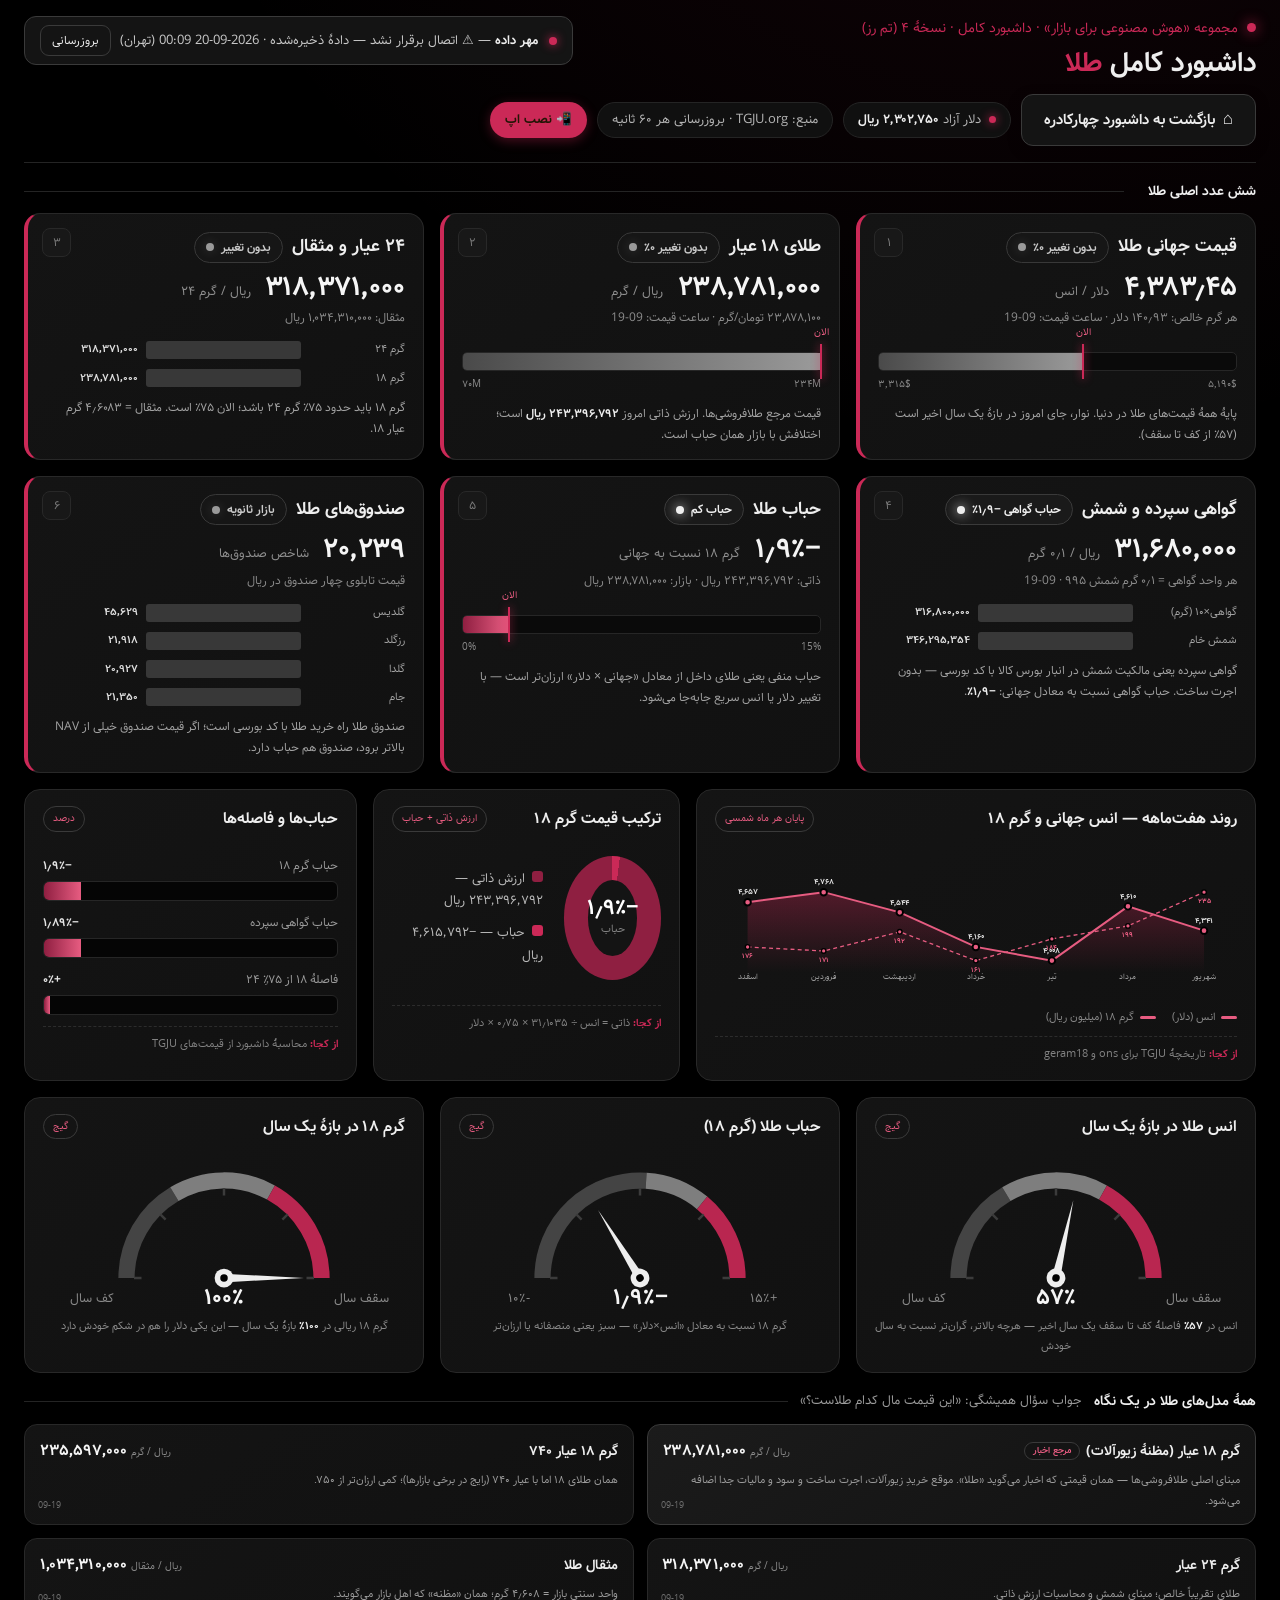
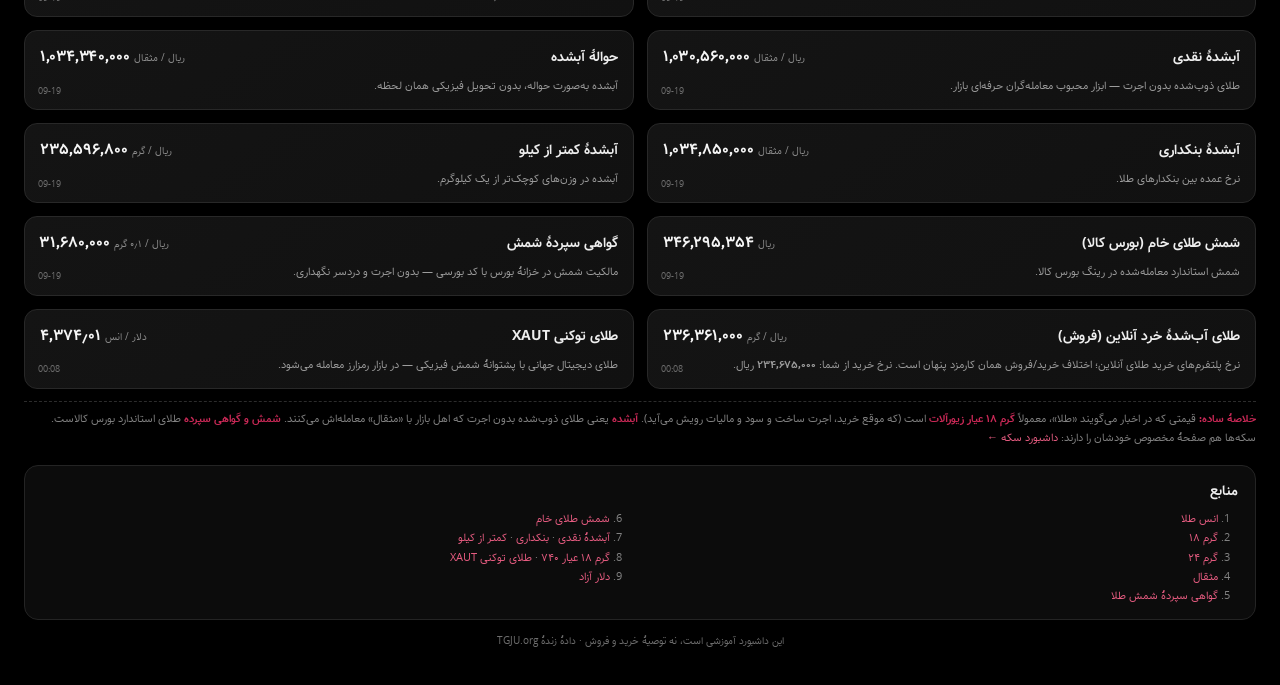
<file: gold.html>
<!DOCTYPE html>
<html lang="fa" dir="rtl">
<head>
<meta charset="utf-8"><meta name="viewport" content="width=device-width, initial-scale=1">
<!-- Telegram Mini App: SDK تلگرام (فقط وقتی داخل تلگرام باز شود فعال است) -->
<script src="https://telegram.org/js/telegram-web-app.js" defer></script>
<title>داشبورد کامل طلا</title>
<link rel="stylesheet" href="fonts.css">
<style>
:root{--bg:#000000;--panel:#0f0f0f;--line:#242424;--text:#eeeeee;--muted:#9c9c9c;
--cyan:#cb2957;--amber:#cb2957;--green:#eeeeee;--red:#cb2957}
*{box-sizing:border-box}html{background:var(--bg)}
body{margin:0;background:radial-gradient(circle at 80% -20%,rgba(203,41,87,.11),transparent 31%),var(--bg);
color:var(--text);font-family:"Samim","Vazirmatn",Tahoma,Arial,sans-serif;line-height:1.75}
.shell{width:min(1600px,calc(100% - 48px));margin:0 auto;padding:16px 0 34px}
.hero{position:relative;border-bottom:1px solid var(--line);padding:0 0 16px;min-height:112px}
.brandline{color:var(--cyan);font-size:14px;margin-bottom:3px}
.brandline::before{content:"";display:inline-block;width:9px;height:9px;border-radius:50%;background:var(--cyan);box-shadow:0 0 14px var(--cyan);margin-left:9px}
h1{font-size:28px;line-height:1.45;margin:0 0 10px;font-weight:800}
h1 em{font-style:normal;color:var(--amber)}
.source-stamp{position:absolute;left:0;top:0;background:#141414;border:1px solid #3a3a3a;color:#c9c9c9;border-radius:12px;padding:8px 15px;font-size:13px;white-space:nowrap}
.source-stamp b{color:#eeeeee}
.live-dot{display:inline-block;width:8px;height:8px;border-radius:50%;background:var(--green);box-shadow:0 0 10px var(--green);margin-left:7px;vertical-align:middle;animation:dotPulse 2s infinite}
.live-dot.off{background:var(--amber);box-shadow:0 0 10px var(--amber);animation:none}
.refresh-btn{border:1px solid #3a3a3a;background:#141414;color:#eeeeee;border-radius:9px;padding:4px 11px;cursor:pointer;font:inherit;font-size:12px;margin-right:9px}
.meta-row{display:flex;gap:10px;flex-wrap:wrap;align-items:center}
.pill{background:#101010;border:1px solid #242424;border-radius:999px;padding:6px 14px;color:#b6b6b6;font-size:13px}
.pill strong{color:#eeeeee}
.pill::before{content:"";display:inline-block;width:7px;height:7px;border-radius:50%;background:var(--cyan);box-shadow:0 0 10px var(--cyan);margin-left:8px}
.pill.muted::before{display:none}
.pill.link{text-decoration:none;color:#eeeeee;border-color:#3a3a3a}
.back-btn{display:inline-flex;align-items:center;gap:8px;text-decoration:none;background:#141414;border:1px solid #3a3a3a;
color:#eeeeee;border-radius:12px;padding:10px 22px;font-size:15px;font-weight:700;transition:background .2s,transform .15s;box-shadow:0 4px 14px rgba(0,0,0,.25)}
.back-btn:hover{background:#1f1f1f;transform:translateY(-2px)}
.back-btn::before{content:"⌂";font-size:17px}
.section-heading{display:flex;align-items:center;gap:12px;margin:16px 0 10px;color:#9c9c9c;font-size:13px}
.section-heading::after{content:"";height:1px;background:var(--line);flex:1}
.section-heading strong{color:#eeeeee;font-size:14px}
.question-grid{display:grid;grid-template-columns:repeat(3,minmax(0,1fr));gap:16px}
.question-grid+.question-grid{margin-top:16px}
.question-card,.viz-card{background:linear-gradient(145deg,#141414,#111111);border:1px solid #282828;border-radius:16px}
.question-card{position:relative;min-height:200px;padding:17px 18px 14px;border-left:4px solid var(--amber);animation:cardIn .6s cubic-bezier(.16,1,.3,1) backwards;transition:transform .22s,border-color .22s}
.question-card:hover,.viz-card:hover{transform:translateY(-3px);border-color:#3b3b3b}
.question-grid .question-card:nth-child(1){animation-delay:.06s}
.question-grid .question-card:nth-child(2){animation-delay:.14s}
.question-grid .question-card:nth-child(3){animation-delay:.22s}
.q-number{position:absolute;left:14px;top:14px;width:29px;height:29px;display:grid;place-items:center;border-radius:8px;background:#181818;border:1px solid #282828;color:#7b7b7b;font-size:12px}
.q-head{display:flex;align-items:center;gap:9px;padding-left:35px;margin-bottom:8px}
.q-head h2{font-size:18px;margin:0}
.status{display:inline-flex;align-items:center;gap:7px;border-radius:999px;padding:4px 11px;font-size:12px;font-weight:700;border:1px solid}
.status::after{content:"";width:8px;height:8px;border-radius:50%}
.status.good{color:#eeeeee;background:#1a1a1a;border-color:#3a3a3a}.status.good::after{background:var(--green);box-shadow:0 0 12px var(--green)}
.status.mid{color:#c9c9c9;background:#161616;border-color:#383838}.status.mid::after{background:#9a9a9a;box-shadow:0 0 12px rgba(255,255,255,.18)}
.status.bad{color:#e75c81;background:#1f0a10;border-color:#8f1f41}.status.bad::after{background:var(--red);box-shadow:0 0 12px var(--red)}
.status.up{color:#7fe8bd;background:#0d2820;border-color:#1a5c42}.status.up::after{background:#32d38b;box-shadow:0 0 12px rgba(50,211,139,.6)}
.status.dn{color:#ffb3b3;background:#2e1414;border-color:#8a2f2f}.status.dn::after{background:#ff6262;box-shadow:0 0 12px rgba(255,98,98,.55)}
.big-number{font-size:28px;font-weight:900;line-height:1.2;margin:3px 0;color:#f5f5f5}
.big-number small{font-size:13px;color:#909090;font-weight:400;margin-right:7px}
.sub-number{font-size:12px;color:#8c8c8c;margin:1px 0 0}
.card-copy{font-size:12px;color:#a4a4a4;margin:9px 0 0}
.card-copy b{color:#eeeeee}
.gauge{position:relative;height:19px;background:#0a0a0a;border:1px solid #262626;border-radius:5px;margin:24px 0 5px;direction:ltr;overflow:visible}
.gauge-fill{height:100%;background:linear-gradient(90deg,#4a4a4a,#9a9a9a);border-radius:4px 0 0 4px}
.gauge-fill.warm{background:linear-gradient(90deg,#8f1f41,#e75c81)}
.gauge-marker{position:absolute;top:-9px;bottom:-9px;width:2px;background:var(--amber);box-shadow:0 0 9px var(--amber)}
.gauge-marker .marker-text{position:absolute;top:-20px;left:50%;transform:translateX(-50%);color:#e75c81;font-size:10px;white-space:nowrap}
.scale{display:flex;justify-content:space-between;font-size:10px;color:#8a8a8a;direction:ltr}
.mini-bars{margin-top:12px}
.mini-row{display:grid;grid-template-columns:96px 1fr 92px;align-items:center;gap:8px;margin:9px 0;font-size:11px;color:#a4a4a4}
.mini-row b{font-size:11px;color:#dedede;white-space:nowrap}
.track{height:18px;background:#383838;border-radius:3px;overflow:hidden;direction:ltr}
.fill{height:100%;background:linear-gradient(90deg,#8f1f41,#9a9a9a);border-radius:3px}
.fill.warm{background:linear-gradient(90deg,#8f1f41,#e75c81)}
.visual-grid{display:grid;grid-template-columns:2.15fr 1.18fr 1.28fr;gap:16px;margin-top:16px}
.viz-card{min-height:245px;padding:15px 18px;animation:cardIn .6s .15s cubic-bezier(.16,1,.3,1) backwards;transition:transform .22s,border-color .22s}
.viz-head{display:flex;justify-content:space-between;align-items:center;margin-bottom:6px}
.viz-head h3{margin:0;font-size:16px}
.tiny-tag{font-size:10px;color:#e75c81;background:#141414;border:1px solid #3a3a3a;border-radius:999px;padding:3px 9px}
.chart-wrap{height:165px;margin-top:2px}
.chart-wrap svg{width:100%;height:100%;overflow:visible}
.chart-label{fill:#9c9c9c;font-size:12px}
.chart-value{fill:#e4e4e4;font-size:12px;font-weight:700}
.chart-value2{fill:#e75c81;font-size:11px;font-weight:700}
.note-line{border-top:1px dashed #2c2c2c;margin-top:9px;padding-top:8px;font-size:11px;color:#828282}
.note-line b{color:var(--cyan)}
.trend-legend{display:flex;gap:16px;font-size:11px;color:#898989;margin-top:4px}
.trend-legend i{display:inline-block;width:16px;height:3px;border-radius:2px;margin-left:6px;vertical-align:middle}
.mix-body{display:flex;align-items:center;justify-content:center;gap:21px;height:157px}
.donut{width:124px;height:124px;border-radius:50%;position:relative}
.donut::before{content:"";position:absolute;inset:24px;background:#141414;border-radius:50%}
.donut-center{position:absolute;inset:0;display:grid;place-content:center;text-align:center;z-index:1;font-size:11px;color:#848484}
.donut-center b{font-size:22px;color:#fff;line-height:1.1}
.mix-legend{font-size:13px;color:#bababa}
.mix-legend div{margin:9px 0}
.mix-legend i{display:inline-block;width:11px;height:11px;border-radius:3px;margin-left:7px}
.margin-list{padding-top:5px}
.margin-row{margin:11px 0}
.margin-label{display:flex;justify-content:space-between;font-size:12px;color:#9c9c9c;margin-bottom:5px}
.margin-label b{color:#e4e4e4}
.margin-track{height:20px;background:#050505;border:1px solid #262626;border-radius:6px;overflow:hidden;direction:ltr}
.margin-fill{height:100%;background:linear-gradient(90deg,#4a4a4a,#9a9a9a)}
.margin-fill.warning{background:linear-gradient(90deg,#8f1f41,#e75c81)}
.ret-chips{display:flex;gap:7px;flex-wrap:wrap;margin:10px 0 2px}
.ret-chip{background:#101010;border:1px solid #262626;border-radius:10px;padding:5px 12px;text-align:center;min-width:74px}
.ret-chip small{display:block;font-size:9.5px;color:#8a8a8a;line-height:1.6}
.ret-chip b{font-size:13px;font-weight:800;direction:ltr;unicode-bidi:embed}
.ret-chip b.u{color:#32d38b}.ret-chip b.d{color:#ff6262}.ret-chip b.n{color:#c9c9c9}
.sources{margin-top:16px;background:#0c0c0c;border:1px solid #242424;border-radius:14px;padding:13px 17px;animation:cardIn .6s .3s backwards}
.sources h3{font-size:14px;margin:0 0 7px}
.sources ol{margin:0;padding-right:20px;color:#828282;font-size:11px;columns:2;column-gap:40px}
.sources a{color:#e75c81;text-decoration:none}
.footer{text-align:center;color:#6e6e6e;font-size:10px;margin-top:12px;line-height:1.9}
.mini-edit{border:1px solid #3a3a3a;background:#141414;color:#eeeeee;border-radius:6px;padding:1px 8px;cursor:pointer;font:inherit;font-size:12px;margin-right:7px;vertical-align:2px}
.types-grid{display:grid;grid-template-columns:1fr 1fr;gap:13px;margin-top:4px}
.type-card{background:linear-gradient(145deg,#141414,#111111);border:1px solid #282828;border-radius:13px;padding:12px 15px;animation:cardIn .55s cubic-bezier(.16,1,.3,1) backwards;position:relative}
.type-card.ref{border-color:#3a3a3a;background:linear-gradient(145deg,#1b1b1b,#121212)}
.type-card .t-head{display:flex;justify-content:space-between;align-items:baseline;gap:8px;flex-wrap:wrap}
.type-card h4{margin:0;font-size:14px;color:#eeeeee}
.type-card .t-price{font-size:16px;font-weight:900;color:#f5f5f5;direction:ltr}
.type-card .t-price small{font-size:10px;color:#8c8c8c;font-weight:400;margin-left:4px}
.type-card .t-desc{font-size:11px;color:#9c9c9c;margin:5px 0 0;line-height:1.9}
.type-card .t-time{position:absolute;left:13px;bottom:9px;font-size:9px;color:#6e6e6e;direction:ltr}
.type-card .t-tag{font-size:9px;color:#e75c81;background:#141414;border:1px solid #3a3a3a;border-radius:99px;padding:1px 8px;margin-right:6px;vertical-align:2px}
@keyframes cardIn{from{opacity:0;transform:translateY(24px) scale(.97)}to{opacity:1;transform:none}}
@keyframes dotPulse{0%,100%{box-shadow:0 0 6px var(--green)}50%{box-shadow:0 0 16px 3px var(--green)}}
@keyframes valFlash{0%{background:rgba(238,238,238,.22);border-radius:6px}100%{background:transparent}}
.flash{animation:valFlash 3s ease-out;display:inline-block;padding:0 3px}
.ring{position:relative;display:none;width:28px;height:28px;margin-left:8px;vertical-align:middle}
.ring svg{width:28px;height:28px;transform:rotate(-90deg)}
.ring circle{fill:none;stroke-width:3.4}
.ring .rbg{stroke:#1c1c1c}
.ring .arc{stroke:#eeeeee;stroke-linecap:round;transition:stroke-dashoffset .95s linear}
.ring b{position:absolute;inset:0;display:grid;place-items:center;font-size:9px;color:#eeeeee;font-weight:700}
.gauges-grid{display:grid;grid-template-columns:repeat(3,1fr);gap:16px;margin-top:16px}
.gauge-card{text-align:center}
.g-box{display:grid;place-items:center;padding-top:6px}
.g-box svg{width:100%;max-width:250px;overflow:visible}
.g-val{fill:#f5f5f5;font-size:18px;font-weight:900}
.g-min,.g-max{fill:#8a8a8a;font-size:10px}
.g-needle{transition:transform .9s cubic-bezier(.16,1,.3,1)}
.g-note{font-size:11px;color:#8c8c8c;margin:8px 0 0;line-height:1.9}
.g-note b{color:#eeeeee}
@media(max-width:1180px){.question-grid{grid-template-columns:1fr 1fr}.visual-grid{grid-template-columns:1fr 1fr}.trend-card{grid-column:1/-1}}
@media(max-width:700px){
.shell{width:calc(100% - 20px)}
.hero{min-height:0;padding-top:4px}
.source-stamp{position:static;display:block;white-space:normal;line-height:2;font-size:11px;margin-bottom:12px}
h1{font-size:20px}
.question-grid,.visual-grid{grid-template-columns:1fr}.trend-card{grid-column:auto}
.big-number{font-size:22px}
.big-number small{display:block;margin:2px 0 0}
.mini-row{grid-template-columns:72px 1fr auto}
.mini-row b{font-size:10px}
.back-btn{width:100%;justify-content:center;font-size:14px;padding:11px 10px}
.meta-row{gap:8px}
.pill{font-size:12px;padding:5px 11px}
.sources ol{columns:1}
.q-head{flex-wrap:wrap}
.q-head h2{font-size:16px}
.status{font-size:11px}
.types-grid{grid-template-columns:1fr}
.gauges-grid{grid-template-columns:1fr}
}
</style>

<!-- PWA: اپلیکیشن قابل نصب روی گوشی -->
<meta name="theme-color" content="#0c1218">
<meta name="mobile-web-app-capable" content="yes">
<meta name="apple-mobile-web-app-capable" content="yes">
<meta name="apple-mobile-web-app-status-bar-style" content="black-translucent">
<meta name="apple-mobile-web-app-title" content="فلزات">
<link rel="manifest" href="manifest.json">
<link rel="icon" type="image/png" sizes="192x192" href="icons/icon-192.png">
<link rel="icon" type="image/png" sizes="32x32" href="icons/favicon-32.png">
<link rel="apple-touch-icon" href="icons/apple-touch-icon.png">
<!-- /PWA -->

</head>
<body>
<main class="shell">
  <header class="hero">
    <div class="source-stamp"><span class="ring" id="ringWrap"><svg viewBox="0 0 36 36"><circle class="rbg" cx="18" cy="18" r="15.5"/><circle class="arc" id="ringArc" cx="18" cy="18" r="15.5"/></svg><b id="ringNum">۶۰</b></span><span class="live-dot" id="liveDot"></span> <b>مهر داده</b> — <span id="stampText">در حال بارگذاری…</span><button class="refresh-btn" id="refreshBtn">بروزرسانی</button></div>
    <div class="brandline">مجموعه «هوش مصنوعی برای بازار» · داشبورد کامل · نسخهٔ ۴ (تم رز)</div>
    <h1>داشبورد کامل <em>طلا</em></h1>
    <div class="meta-row" id="metaRow">
      <a class="back-btn" href="index.html">بازگشت به داشبورد چهارکادره</a>
      <span class="pill">دلار آزاد <strong id="pillDollar">—</strong></span>
      <span class="pill muted">منبع: TGJU.org · بروزرسانی هر ۶۰ ثانیه</span>
    </div>
  </header>

  <section>
    <div class="section-heading"><strong>شش عدد اصلی طلا</strong><span></span></div>
    <div class="question-grid">
      <article class="question-card"><span class="q-number">۱</span>
<div class="q-head"><h2>قیمت جهانی طلا</h2><span class="status" id="g1S">—</span></div>
<div class="big-number"><span id="g1V">—</span> <small>دلار / انس</small></div>
<div class="sub-number" id="g1Sub">—</div><div class="gauge"><div class="gauge-fill" id="g1F" style="width:0%"></div><span class="gauge-marker" id="g1M" style="left:0%"><span class="marker-text">الان</span></span></div><div class="scale"><span id="g1Lo">—</span><span id="g1Hi">—</span></div>
<p class="card-copy" id="g1C">—</p></article>
      <article class="question-card"><span class="q-number">۲</span>
<div class="q-head"><h2>طلای ۱۸ عیار</h2><span class="status" id="g2S">—</span></div>
<div class="big-number"><span id="g2V">—</span> <small>ریال / گرم</small></div>
<div class="sub-number" id="g2Sub">—</div><div class="gauge"><div class="gauge-fill" id="g2F" style="width:0%"></div><span class="gauge-marker" id="g2M" style="left:0%"><span class="marker-text">الان</span></span></div><div class="scale"><span id="g2Lo">—</span><span id="g2Hi">—</span></div>
<p class="card-copy" id="g2C">—</p></article>
      <article class="question-card"><span class="q-number">۳</span>
<div class="q-head"><h2>۲۴ عیار و مثقال</h2><span class="status" id="g3S">—</span></div>
<div class="big-number"><span id="g3V">—</span> <small>ریال / گرم ۲۴</small></div>
<div class="sub-number" id="g3Sub">—</div><div class="mini-bars" id="g3bars"></div>
<p class="card-copy" id="g3C">—</p></article>
    </div>
    <div class="question-grid">
      <article class="question-card"><span class="q-number">۴</span>
<div class="q-head"><h2>گواهی سپرده و شمش</h2><span class="status" id="g4S">—</span></div>
<div class="big-number"><span id="g4V">—</span> <small>ریال / ۰٫۱ گرم</small></div>
<div class="sub-number" id="g4Sub">—</div><div class="mini-bars" id="g4bars"></div>
<p class="card-copy" id="g4C">—</p></article>
      <article class="question-card"><span class="q-number">۵</span>
<div class="q-head"><h2>حباب طلا</h2><span class="status" id="g5S">—</span></div>
<div class="big-number"><span id="g5V">—</span> <small>گرم ۱۸ نسبت به جهانی</small></div>
<div class="sub-number" id="g5Sub">—</div><div class="gauge"><div class="gauge-fill" id="g5F" style="width:0%"></div><span class="gauge-marker" id="g5M" style="left:0%"><span class="marker-text">الان</span></span></div><div class="scale"><span id="g5Lo">—</span><span id="g5Hi">—</span></div>
<p class="card-copy" id="g5C">—</p></article>
      <article class="question-card"><span class="q-number">۶</span>
<div class="q-head"><h2>صندوق‌های طلا</h2><span class="status" id="g6S">—</span></div>
<div class="big-number"><span id="g6V">—</span> <small>شاخص صندوق‌ها</small></div>
<div class="sub-number" id="g6Sub">—</div><div class="mini-bars" id="g6bars"></div>
<p class="card-copy" id="g6C">—</p></article>
    </div>
  </section>
  <section class="visual-grid">
    <article class="viz-card trend-card"><div class="viz-head"><h3>روند هفت‌ماهه — انس جهانی و گرم ۱۸</h3><span class="tiny-tag">پایان هر ماه شمسی</span></div>
    <div class="chart-wrap"><svg id="trendSvg" viewBox="0 0 800 180"></svg></div>
    <div class="trend-legend"><span><i style="background:#e75c81"></i>انس (دلار)</span><span><i style="background:#e75c81"></i>گرم ۱۸ (میلیون ریال)</span></div>
    <div class="note-line"><b>از کجا:</b> تاریخچهٔ TGJU برای ons و geram18</div></article>
    <article class="viz-card"><div class="viz-head"><h3>ترکیب قیمت گرم ۱۸</h3><span class="tiny-tag">ارزش ذاتی + حباب</span></div>
    <div class="mix-body"><div class="donut" id="bubbleDonut"><div class="donut-center"><b id="donutValue">—</b>حباب</div></div>
    <div class="mix-legend"><div><i style="background:#8f1f41"></i>ارزش ذاتی — <span id="legIntr">—</span></div><div><i style="background:#cb2957"></i>حباب — <span id="legBub">—</span></div></div></div>
    <div class="note-line"><b>از کجا:</b> ذاتی = انس ÷ ۳۱٫۱۰۳۵ × ۰٫۷۵ × دلار</div></article>
    <article class="viz-card"><div class="viz-head"><h3>حباب‌ها و فاصله‌ها</h3><span class="tiny-tag">درصد</span></div>
    <div class="margin-list" id="gapBars"></div>
    <div class="note-line"><b>از کجا:</b> محاسبهٔ داشبورد از قیمت‌های TGJU</div></article>
  </section>
  <section class="gauges-grid">
    <article class="viz-card gauge-card"><div class="viz-head"><h3>انس طلا در بازهٔ یک سال</h3><span class="tiny-tag">گیج</span></div><div class="g-box" id="ggA"></div><p class="g-note" id="ggAn">—</p></article>
    <article class="viz-card gauge-card"><div class="viz-head"><h3>حباب طلا (گرم ۱۸)</h3><span class="tiny-tag">گیج</span></div><div class="g-box" id="ggB"></div><p class="g-note" id="ggBn">—</p></article>
    <article class="viz-card gauge-card"><div class="viz-head"><h3>گرم ۱۸ در بازهٔ یک سال</h3><span class="tiny-tag">گیج</span></div><div class="g-box" id="ggC"></div><p class="g-note" id="ggCn">—</p></article>
  </section>
  <section>
    <div class="section-heading"><strong>همهٔ مدل‌های طلا در یک نگاه</strong><span>جواب سؤال همیشگی: «این قیمت مال کدام طلاست؟»</span></div>
    <div class="types-grid" id="typesGrid"></div>
    <div class="note-line" style="margin-top:12px"><b>خلاصهٔ ساده:</b> قیمتی که در اخبار می‌گویند «طلا»، معمولاً <b>گرم ۱۸ عیار زیورآلات</b> است (که موقع خرید، اجرت ساخت و سود و مالیات رویش می‌آید). <b>آبشده</b> یعنی طلای ذوب‌شده بدون اجرت که اهل بازار با «مثقال» معامله‌اش می‌کنند. <b>شمش و گواهی سپرده</b> طلای استاندارد بورس کالاست. سکه‌ها هم صفحهٔ مخصوص خودشان را دارند: <a href="coin.html" style="color:#e75c81;text-decoration:none">داشبورد سکه ←</a></div>
  </section>
  <section class="sources"><h3>منابع</h3><ol>
    <li><a href="https://www.tgju.org/profile/ons">انس طلا</a></li><li><a href="https://www.tgju.org/profile/geram18">گرم ۱۸</a></li>
    <li><a href="https://www.tgju.org/profile/geram24">گرم ۲۴</a></li><li><a href="https://www.tgju.org/profile/mesghal">مثقال</a></li>
    <li><a href="https://www.tgju.org/profile/ime_certificate_gold_bars">گواهی سپردهٔ شمش طلا</a></li>
    <li><a href="https://www.tgju.org/profile/ime_indices_shemsh_tala_kham">شمش طلای خام</a></li>
    <li><a href="https://www.tgju.org/profile/gold_futures">آبشدهٔ نقدی</a> · <a href="https://www.tgju.org/profile/gold_melted_wholesale">بنکداری</a> · <a href="https://www.tgju.org/profile/gold_mini_size">کمتر از کیلو</a></li>
    <li><a href="https://www.tgju.org/profile/gold_740k">گرم ۱۸ عیار ۷۴۰</a> · <a href="https://www.tgju.org/profile/tether_gold_xaut">طلای توکنی XAUT</a></li>
    <li><a href="https://www.tgju.org/profile/price_dollar_rl">دلار آزاد</a></li></ol></section>

  <footer class="footer">این داشبورد آموزشی است، نه توصیهٔ خرید و فروش · دادهٔ زندهٔ TGJU.org</footer>
</main>
<script>window.__BOOT__ = {"fetched_at": "2026-09-20 00:09 (تهران)", "current": {"silver": {"p": 66.24, "dp": 0, "dt": "", "ts": "2026-09-19 00:00:00"}, "silver_999": {"p": 5139600.0, "dp": 0, "dt": "", "ts": "2026-09-19 00:00:00"}, "ime_certificate_silver_bars": {"p": 5006990.0, "dp": 0, "dt": "", "ts": "2026-09-19 00:00:00"}, "base_global_copper2": {"p": 6.615, "dp": 0, "dt": "", "ts": "2026-09-19 00:00:00"}, "price_dollar_rl": {"p": 2302750.0, "dp": 0, "dt": "", "ts": "2026-09-19 00:00:00"}, "ons": {"p": 4383.45, "dp": 0, "dt": "", "ts": "2026-09-19 00:00:00"}, "geram18": {"p": 238781000.0, "dp": 0, "dt": "", "ts": "2026-09-19 00:00:00"}, "geram24": {"p": 318371000.0, "dp": 0, "dt": "", "ts": "2026-09-19 00:00:00"}, "mesghal": {"p": 1034310000.0, "dp": 0, "dt": "", "ts": "2026-09-19 00:00:00"}, "ime_certificate_gold_bars": {"p": 31680000.0, "dp": 0, "dt": "", "ts": "2026-09-19 00:00:00"}, "ime_indices_shemsh_tala_kham": {"p": 346295354.0, "dp": 0, "dt": "", "ts": "2026-09-19 00:00:00"}, "sekee": {"p": 2374800000.0, "dp": 0, "dt": "", "ts": "2026-09-19 00:00:00"}, "sekeb": {"p": 2330700000.0, "dp": 0, "dt": "", "ts": "2026-09-19 00:00:00"}, "retail_nim": {"p": 1214000000.0, "dp": 0, "dt": "", "ts": "2026-09-19 00:00:00"}, "retail_rob": {"p": 648000000.0, "dp": 0, "dt": "", "ts": "2026-09-19 00:00:00"}, "retail_gerami": {"p": 332000000.0, "dp": 0, "dt": "", "ts": "2026-09-19 00:00:00"}, "ime_certificate_coin": {"p": 2369999800.0, "dp": 0, "dt": "", "ts": "2026-09-19 00:00:00"}, "ime_indices_sandogh_tala": {"p": 20239.0, "dp": 0, "dt": "", "ts": "2026-09-19 00:00:00"}, "ime_fund_goldis": {"p": 45629.0, "dp": 0, "dt": "", "ts": "2026-09-19 00:00:00"}, "ime_fund_rosgold": {"p": 21918.0, "dp": 0, "dt": "", "ts": "2026-09-19 00:00:00"}, "ime_fund_golda": {"p": 20927.0, "dp": 0, "dt": "", "ts": "2026-09-19 00:00:00"}, "ime_fund_jaam_tala": {"p": 21350.0, "dp": 0, "dt": "", "ts": "2026-09-19 00:00:00"}, "base_global_zinc": {"p": 3933.83, "dp": 0, "dt": "", "ts": "2026-09-18 00:00:00"}, "base_global_steel": {"p": 3099.0, "dp": 0, "dt": "", "ts": "2026-09-18 00:00:00"}, "ratio_silver": {"p": 66.08, "dp": 0, "dt": "", "ts": "2026-09-19 00:00:00"}, "gold_740k": {"p": 235597000.0, "dp": 0, "dt": "", "ts": "2026-09-19 00:00:00"}, "gold_mini_size": {"p": 235596800.0, "dp": 0, "dt": "", "ts": "2026-09-19 00:00:00"}, "gold_futures": {"p": 1030560000.0, "dp": 0, "dt": "", "ts": "2026-09-19 00:00:00"}, "gold_melted_transfer": {"p": 1034340000.0, "dp": 0, "dt": "", "ts": "2026-09-19 00:00:00"}, "gold_melted_wholesale": {"p": 1034850000.0, "dp": 0, "dt": "", "ts": "2026-09-19 00:00:00"}, "tgju_gold_irg18": {"p": 236361000.0, "dp": 0.01, "dt": "low", "ts": "2026-09-20 00:08:15"}, "tgju_gold_irg18_buy": {"p": 234675000.0, "dp": 0.03, "dt": "high", "ts": "2026-09-20 00:08:41"}, "tether_gold_xaut": {"p": 4374.01, "dp": 0, "dt": "low", "ts": "2026-09-20 00:08:42"}, "gold_17": {"p": 1054359000.0, "dp": 0, "dt": "", "ts": "2026-09-19 00:00:00"}}, "history": {"ons": [{"ym": "1404/12", "v": 4656.69}, {"ym": "1405/01", "v": 4768.36}, {"ym": "1405/02", "v": 4544.17}, {"ym": "1405/03", "v": 4160.26}, {"ym": "1405/04", "v": 4008.29}, {"ym": "1405/05", "v": 4610.35}, {"ym": "1405/06", "v": 4341.43}], "geram18": [{"ym": "1404/12", "v": 175761000.0}, {"ym": "1405/01", "v": 171452000.0}, {"ym": "1405/02", "v": 192179000.0}, {"ym": "1405/03", "v": 161023000.0}, {"ym": "1405/04", "v": 184445000.0}, {"ym": "1405/05", "v": 198529000.0}, {"ym": "1405/06", "v": 234995000.0}], "sekee": [{"ym": "1404/12", "v": 1900000000.0}, {"ym": "1405/01", "v": 1739900000.0}, {"ym": "1405/02", "v": 1924900000.0}, {"ym": "1405/03", "v": 1645100000.0}, {"ym": "1405/04", "v": 1899800000.0}, {"ym": "1405/05", "v": 2060200000.0}, {"ym": "1405/06", "v": 2320100000.0}], "base_global_copper2": [{"ym": "1404/12", "v": 5.5238}, {"ym": "1405/01", "v": 6.013}, {"ym": "1405/02", "v": 6.3398}, {"ym": "1405/03", "v": 6.3833}, {"ym": "1405/04", "v": 6.2423}, {"ym": "1405/05", "v": 6.5762}, {"ym": "1405/06", "v": 6.5393}], "silver": [{"ym": "1404/12", "v": 72.652}, {"ym": "1405/01", "v": 79.237}, {"ym": "1405/02", "v": 75.881}, {"ym": "1405/03", "v": 64.925}, {"ym": "1405/04", "v": 56.777}, {"ym": "1405/05", "v": 68.952}, {"ym": "1405/06", "v": 65.205}]}, "range": {"ons": {"lo": 3315.46, "hi": 5190.08}, "geram18": {"lo": 69641000.0, "hi": 233524000.0}, "sekee": {"lo": 780050000.0, "hi": 2349800000.0}, "base_global_copper2": {"lo": 4.4835, "hi": 6.6121}, "silver": {"lo": 36.0996, "hi": 94.4252}}};</script>
<script>
(function(){
"use strict";

var OZ=31.1035, LB=0.45359237, FD='۰۱۲۳۴۵۶۷۸۹';
var CALLS=['https://call2.tgju.org/ajax.json','https://call3.tgju.org/ajax.json','https://call4.tgju.org/ajax.json'];
var HB='https://api.tgju.org/v1/market/indicator/summary-table-data/';
var MONTHS={'01':'فروردین','02':'اردیبهشت','03':'خرداد','04':'تیر','05':'مرداد','06':'شهریور','07':'مهر','08':'آبان','09':'آذر','10':'دی','11':'بهمن','12':'اسفند'};
function $(id){return document.getElementById(id);}
function fa(n,fr){if(n===null||n===undefined||isNaN(n))return '—';return Number(n).toLocaleString('fa-IR',{maximumFractionDigits:fr===undefined?0:fr});}
function pct(n,fr){return fa(n,fr===undefined?1:fr)+'٪';}
function num(s){return parseFloat(String(s).replace(/,/g,''));}
function clamp(v,a,b){return Math.max(a,Math.min(b,v));}
function sgn(v){return v>=0?'+':'−';}
function t(ts){ts=ts||'';if(ts.slice(11,19)==='00:00:00')return ts.slice(5,10);return ts.slice(11,16);}
function setStatus(id,cls,txt){var el=$(id);if(el){el.className='status '+cls;el.textContent=txt;}}
function dirStatus(dt){if(dt==='high')return{cls:'up',text:'صعودی'};if(dt==='low')return{cls:'dn',text:'نزولی'};return{cls:'mid',text:'بدون تغییر'};}
function bubbleStatus(b){var a=Math.abs(b);if(a<3)return{cls:'good',text:'حباب کم'};if(a<=8)return{cls:'mid',text:'حباب متوسط'};return{cls:'bad',text:'حباب زیاد'};}
function fetchJson(u){var b=(u.indexOf('?')>-1?'&':'?')+'rev='+Date.now()+Math.random().toString(36).slice(2);
return fetch(u+b,{cache:'no-store'}).then(function(r){if(!r.ok)throw new Error('HTTP '+r.status);return r.json();});}
function fetchCurrent(keys){var ch=Promise.reject();
CALLS.forEach(function(u){ch=ch.catch(function(){return fetchJson(u);});});
return ch.then(function(j){var raw=j.current,out={};keys.forEach(function(k){var c=raw[k];if(c)out[k]={p:num(c.p),dp:c.dp||0,dt:c.dt||'',ts:c.ts||''};});return out;});}
function fetchHistory(syms,cacheKey){try{var c=JSON.parse(localStorage.getItem(cacheKey));if(c&&Date.now()-c.t<3600000)return Promise.resolve(c.d);}catch(e){}
return Promise.all(syms.map(function(s){return fetchJson(HB+s+'?lang=fa&order_dir=desc&length=400');})).then(function(res){
var H={},R={};res.forEach(function(d,i){var rows=d.data||[],seen={},mon=[],cl=[];
rows.forEach(function(r,j){var v=num(r[0]);if(j<365)cl.push(v);var ym=String(r[7]).slice(0,7);if(!seen[ym]){seen[ym]=1;mon.push({ym:ym,v:v});}});
H[syms[i]]=mon.slice(0,7).reverse();cl.sort(function(a,b){return a-b;});var n=cl.length;
R[syms[i]]={lo:cl[Math.floor(n*.02)],hi:cl[Math.max(Math.floor(n*.98)-1,0)]};});
var d={history:H,range:R};try{localStorage.setItem(cacheKey,JSON.stringify({t:Date.now(),d:d}));}catch(e){}return d;});}
function drawTrend(svgId,pts,pts2,fmt,fmt2){var svg=$(svgId);if(!svg)return;var n=pts.length;if(n<2){svg.innerHTML='';return;}
var xs=[];for(var i=0;i<n;i++)xs.push(50+i*(700/(n-1)));
function ys(v){var mn=Math.min.apply(null,v),mx=Math.max.apply(null,v);return v.map(function(x){return 150-((x-mn)/Math.max(mx-mn,1e-9))*105;});}
var av=pts.map(function(p){return p.v;}),ay=ys(av),h='';
h+='<defs><linearGradient id="'+svgId+'g" x1="0" y1="0" x2="0" y2="1"><stop offset="0%" stop-color="#cb2957" stop-opacity=".34"/><stop offset="100%" stop-color="#cb2957" stop-opacity="0"/></linearGradient></defs>';
function P(ya){return xs.map(function(x,i){return x+' '+ya[i].toFixed(1);}).join(' L');}
h+='<path d="M'+P(ay)+' L'+xs[n-1]+' 168 L'+xs[0]+' 168 Z" fill="url(#'+svgId+'g)"/>';
h+='<path d="M'+P(ay)+'" fill="none" stroke="#e75c81" stroke-width="3"/>';
if(pts2){var bv=pts2.map(function(p){return p.v;}),by=ys(bv);
h+='<path d="M'+P(by)+'" fill="none" stroke="#e75c81" stroke-width="2" stroke-dasharray="6 5"/>';
h+='<g fill="#e75c81" stroke="#000000" stroke-width="2">';for(var i=0;i<n;i++)h+='<circle cx="'+xs[i]+'" cy="'+by[i].toFixed(1)+'" r="3.5"/>';h+='</g>';
h+='<g class="chart-value2" text-anchor="middle">';for(var i=0;i<n;i++)h+='<text x="'+xs[i]+'" y="'+by[i].toFixed(1)+'" dy="17">'+fmt2(bv[i])+'</text>';h+='</g>';}
h+='<g fill="#e75c81" stroke="#000000" stroke-width="3">';for(var i=0;i<n;i++)h+='<circle cx="'+xs[i]+'" cy="'+ay[i].toFixed(1)+'" r="5"/>';h+='</g>';
h+='<g class="chart-value" text-anchor="middle">';for(var i=0;i<n;i++)h+='<text x="'+xs[i]+'" y="'+ay[i].toFixed(1)+'" dy="-12">'+fmt(av[i])+'</text>';h+='</g>';
h+='<g class="chart-label" text-anchor="middle">';for(var i=0;i<n;i++)h+='<text x="'+xs[i]+'" y="178">'+(MONTHS[pts[i].ym.slice(5,7)]||pts[i].ym)+'</text>';h+='</g>';
svg.innerHTML=h;}
var IS_LIVE=false,LAST_CHECK=null,MAX_TS='',NEXT_AT=0,RING_C=2*Math.PI*15.5,FLASH_PREV={};
function setLive(on,label){IS_LIVE=on;var d=$('liveDot');if(d)d.className='live-dot'+(on?'':' off');if(label)$('stampText').textContent=label;}
function stampLine(){return 'زنده · سرکشی '+(LAST_CHECK?LAST_CHECK.toTimeString().slice(0,8):'—')+' · تازه‌ترین قیمت TGJU: '+(MAX_TS?MAX_TS.slice(5,16):'—')+' تهران';}
function flashChanged(ids){ids.forEach(function(id){var el=$(id);if(!el)return;var v=el.textContent;
if(FLASH_PREV[id]!==undefined&&FLASH_PREV[id]!==v&&el.classList){el.classList.remove('flash');void el.offsetWidth;el.classList.add('flash');}FLASH_PREV[id]=v;});}
setInterval(function(){if(!IS_LIVE||!LAST_CHECK)return;var s=Math.max(0,Math.round((NEXT_AT-Date.now())/1000));
$('stampText').textContent=stampLine();var w=$('ringWrap');if(w&&w.style)w.style.display='inline-block';
var a=$('ringArc');if(a&&a.style){a.style.strokeDasharray=RING_C;a.style.strokeDashoffset=RING_C*(1-s/60);}
var nn=$('ringNum');if(nn)nn.textContent=fa(s);},1000);
/* ===== گیج عقربه‌ای ===== */
function gaugePolar(r,ang){var a=(ang-180)*Math.PI/180;return [100+r*Math.cos(a),100+r*Math.sin(a)];}
function gaugeArc(r,a0,a1){var p0=gaugePolar(r,a0),p1=gaugePolar(r,a1);
return 'M'+p0[0].toFixed(1)+' '+p0[1].toFixed(1)+' A'+r+' '+r+' 0 0 1 '+p1[0].toFixed(1)+' '+p1[1].toFixed(1);}
function drawGauge(id,cfg,val){
  var el=$(id); if(el===null||el===undefined) return;
  var sig=JSON.stringify(cfg.zones)+cfg.min+cfg.max;
  if(el._gsig!==sig){
    var h='<svg viewBox="0 0 200 124">';
    var prev=0;
    (cfg.zones||[{f:1,c:'#cb2957'}]).forEach(function(z){
      h+='<path d="'+gaugeArc(78,prev*180,z.f*180)+'" fill="none" stroke="'+z.c+'" stroke-width="13" opacity=".9"/>';
      prev=z.f;
    });
    for(var i=0;i<=4;i++){var p0=gaugePolar(66,i*45),p1=gaugePolar(72,i*45);
      h+='<line x1="'+p0[0].toFixed(1)+'" y1="'+p0[1].toFixed(1)+'" x2="'+p1[0].toFixed(1)+'" y2="'+p1[1].toFixed(1)+'" stroke="#3b3b3b" stroke-width="2"/>';}
    h+='<text x="12" y="119" class="g-min">'+(cfg.minL||'')+'</text><text x="188" y="119" class="g-max" text-anchor="end">'+(cfg.maxL||'')+'</text>';
    h+='<g id="'+id+'N" class="g-needle"><polygon points="96.5,101 103.5,101 100,36" fill="#eeeeee"/><circle cx="100" cy="100" r="7.5" fill="#eeeeee"/><circle cx="100" cy="100" r="3" fill="#000000"/></g>';
    h+='<text id="'+id+'V" x="100" y="121" text-anchor="middle" class="g-val">—</text>';
    h+='</svg>';
    el.innerHTML=h; el._gsig=sig;
  }
  var fr=clamp((val-cfg.min)/(cfg.max-cfg.min),0,1);
  var nd=$(id+'N');
  if(nd&&nd.style){nd.style.transformOrigin='100px 100px';nd.style.transform='rotate('+((fr*180)-90)+'deg)';}
  var tv=$(id+'V'); if(tv) tv.textContent=cfg.fmt?cfg.fmt(val):fa(val);
}


var KEYS=['ons','geram18','geram24','mesghal','ime_certificate_gold_bars','ime_indices_shemsh_tala_kham','price_dollar_rl','ime_indices_sandogh_tala','ime_fund_goldis','ime_fund_rosgold','ime_fund_golda','ime_fund_jaam_tala','gold_740k','gold_mini_size','gold_futures','gold_melted_transfer','gold_melted_wholesale','tgju_gold_irg18','tgju_gold_irg18_buy','tether_gold_xaut'];
function render(cur,H,R){
var ons=cur.ons.p,g18=cur.geram18.p,g24=cur.geram24.p,mes=cur.mesghal.p,usd=cur.price_dollar_rl.p;
var cert=cur.ime_certificate_gold_bars?cur.ime_certificate_gold_bars.p:null;
var shemsh=cur.ime_indices_shemsh_tala_kham?cur.ime_indices_shemsh_tala_kham.p:null;
var intr18=ons/OZ*0.75*usd, bub=(g18/intr18-1)*100;
var pureIntr=ons/OZ*usd*0.995, certBub=cert?(cert*10/pureIntr-1)*100:null;
$('pillDollar').textContent=fa(usd)+' ریال';
var s1=dirStatus(cur.ons.dt);setStatus('g1S',s1.cls,s1.text+' '+pct(Math.abs(cur.ons.dp)));
$('g1V').textContent=fa(ons,2);
$('g1Sub').textContent='هر گرم خالص: '+fa(ons/OZ,2)+' دلار · ساعت قیمت: '+t(cur.ons.ts);
var r1=R.ons,p1=clamp((ons-r1.lo)/(r1.hi-r1.lo)*100,0,100);
$('g1F').style.width=p1+'%';$('g1M').style.left=p1+'%';$('g1Lo').textContent=fa(r1.lo,0)+'$';$('g1Hi').textContent=fa(r1.hi,0)+'$';
$('g1C').innerHTML='پایهٔ همهٔ قیمت‌های طلا در دنیا. نوار، جای امروز در بازهٔ یک سال اخیر است ('+pct(p1,0)+' از کف تا سقف).';
var s2=dirStatus(cur.geram18.dt);setStatus('g2S',s2.cls,s2.text+' '+pct(Math.abs(cur.geram18.dp)));
$('g2V').textContent=fa(g18);
$('g2Sub').textContent=fa(g18/10)+' تومان/گرم · ساعت قیمت: '+t(cur.geram18.ts);
var r2=R.geram18,p2=clamp((g18-r2.lo)/(r2.hi-r2.lo)*100,0,100);
$('g2F').style.width=p2+'%';$('g2M').style.left=p2+'%';$('g2Lo').textContent=fa(r2.lo/1e6,0)+'M';$('g2Hi').textContent=fa(r2.hi/1e6,0)+'M';
$('g2C').innerHTML='قیمت مرجع طلافروشی‌ها. ارزش ذاتی امروز <b>'+fa(intr18)+' ریال</b> است؛ اختلافش با بازار همان حباب است.';
setStatus('g3S',dirStatus(cur.geram24.dt).cls,dirStatus(cur.geram24.dt).text);
$('g3V').textContent=fa(g24);
$('g3Sub').textContent='مثقال: '+fa(mes)+' ریال';
$('g3bars').innerHTML='<div class="mini-row"><span>گرم ۲۴</span><span class="track"><span class="fill" style="width:100%"></span></span><b>'+fa(g24)+'</b></div>'+
'<div class="mini-row"><span>گرم ۱۸</span><span class="track"><span class="fill warm" style="width:'+clamp(g18/g24*100,4,100)+'%"></span></span><b>'+fa(g18)+'</b></div>';
$('g3C').innerHTML='گرم ۱۸ باید حدود ۷۵٪ گرم ۲۴ باشد؛ الان '+pct(g18/g24*100,1)+' است. مثقال = ۴٫۶۰۸۳ گرم عیار ۱۸.';
setStatus('g4S',certBub===null?'mid':bubbleStatus(certBub).cls,certBub===null?'—':'حباب گواهی '+sgn(certBub)+pct(Math.abs(certBub)));
$('g4V').textContent=cert?fa(cert):'—';
$('g4Sub').textContent='هر واحد گواهی = ۰٫۱ گرم شمش ۹۹۵ · '+(cert?t(cur.ime_certificate_gold_bars.ts):'');
$('g4bars').innerHTML='<div class="mini-row"><span>گواهی×۱۰ (گرم)</span><span class="track"><span class="fill" style="width:'+(cert?clamp(cert*10/pureIntr*100,4,100):0)+'%"></span></span><b>'+(cert?fa(cert*10):'—')+'</b></div>'+
'<div class="mini-row"><span>شمش خام</span><span class="track"><span class="fill warm" style="width:100%"></span></span><b>'+(shemsh?fa(shemsh):'—')+'</b></div>';
$('g4C').innerHTML='گواهی سپرده یعنی مالکیت شمش در انبار بورس کالا با کد بورسی — بدون اجرت ساخت. حباب گواهی نسبت به معادل جهانی: <b>'+(certBub===null?'—':sgn(certBub)+pct(Math.abs(certBub),1))+'</b>.';
var s5=bubbleStatus(bub);setStatus('g5S',s5.cls,s5.text);
$('g5V').textContent=sgn(bub)+pct(Math.abs(bub),2);
$('g5Sub').textContent='ذاتی: '+fa(intr18)+' ریال · بازار: '+fa(g18)+' ریال';
var p5=clamp(Math.abs(bub)/15*100,0,100);$('g5F').style.width=p5+'%';$('g5F').className='gauge-fill warm';$('g5M').style.left=p5+'%';
$('g5Lo').textContent='0%';$('g5Hi').textContent='15%';
$('g5C').innerHTML='حباب منفی یعنی طلای داخل از معادل «جهانی × دلار» ارزان‌تر است — با تغییر دلار یا انس سریع جابه‌جا می‌شود.';
var idx=cur.ime_indices_sandogh_tala?cur.ime_indices_sandogh_tala.p:null;
setStatus('g6S','mid','بازار ثانویه');
$('g6V').textContent=idx?fa(idx):'—';
$('g6Sub').textContent='قیمت تابلوی چهار صندوق در ریال';
var funds=[['گلدیس',cur.ime_fund_goldis],['رزگلد',cur.ime_fund_rosgold],['گلدا',cur.ime_fund_golda],['جام',cur.ime_fund_jaam_tala]].filter(function(f){return f[1];});
var mx=Math.max.apply(null,funds.map(function(f){return f[1].p;}));
$('g6bars').innerHTML=funds.map(function(f){return '<div class="mini-row"><span>'+f[0]+'</span><span class="track"><span class="fill" style="width:'+clamp(f[1].p/mx*100,4,100)+'%"></span></span><b>'+fa(f[1].p)+'</b></div>';}).join('');
$('g6C').innerHTML='صندوق طلا راه خرید طلا با کد بورسی است؛ اگر قیمت صندوق خیلی از NAV بالاتر برود، صندوق هم حباب دارد.';
drawTrend('trendSvg',H.ons,H.geram18,function(v){return fa(v,0);},function(v){return fa(v/1e6,0);});
/* ---- گیج‌ها ---- */
var ZP=[{f:.33,c:'#4a4a4a'},{f:.66,c:'#8a8a8a'},{f:1,c:'#cb2957'}];
drawGauge('ggA',{min:0,max:100,minL:'کف سال',maxL:'سقف سال',zones:ZP,fmt:function(v){return pct(v,0);}},p1);
$('ggAn').innerHTML='انس در <b>'+pct(p1,0)+'</b> فاصلهٔ کف تا سقف یک سال اخیر — هرچه بالاتر، گران‌تر نسبت به سال خودش';
drawGauge('ggB',{min:-10,max:15,minL:'-۱۰٪',maxL:'+۱۵٪',zones:[{f:.52,c:'#4a4a4a'},{f:.72,c:'#8a8a8a'},{f:1,c:'#cb2957'}],fmt:function(v){return sgn(v)+pct(Math.abs(v),1);}},bub);
$('ggBn').innerHTML='گرم ۱۸ نسبت به معادل «انس×دلار» — سبز یعنی منصفانه یا ارزان‌تر';
drawGauge('ggC',{min:0,max:100,minL:'کف سال',maxL:'سقف سال',zones:ZP,fmt:function(v){return pct(v,0);}},p2);
$('ggCn').innerHTML='گرم ۱۸ ریالی در <b>'+pct(p2,0)+'</b> بازهٔ یک سال — این یکی دلار را هم در شکم خودش دارد';
/* ---- همهٔ مدل‌های طلا ---- */
var TYPES=[
 ['geram18','گرم ۱۸ عیار (مظنهٔ زیورآلات)','ریال / گرم','مبنای اصلی طلافروشی‌ها — همان قیمتی که اخبار می‌گوید «طلا». موقع خریدِ زیورآلات، اجرت ساخت و سود و مالیات جدا اضافه می‌شود.',true],
 ['gold_740k','گرم ۱۸ عیار ۷۴۰','ریال / گرم','همان طلای ۱۸ اما با عیار ۷۴۰ (رایج در برخی بازارها)؛ کمی ارزان‌تر از ۷۵۰.'],
 ['geram24','گرم ۲۴ عیار','ریال / گرم','طلای تقریباً خالص؛ مبنای شمش و محاسبات ارزش ذاتی.'],
 ['mesghal','مثقال طلا','ریال / مثقال','واحد سنتی بازار = ۴٫۶۰۸ گرم؛ همان «مظنه» که اهل بازار می‌گویند.'],
 ['gold_futures','آبشدهٔ نقدی','ریال / مثقال','طلای ذوب‌شده بدون اجرت — ابزار محبوب معامله‌گران حرفه‌ای بازار.'],
 ['gold_melted_transfer','حوالهٔ آبشده','ریال / مثقال','آبشده به‌صورت حواله، بدون تحویل فیزیکی همان لحظه.'],
 ['gold_melted_wholesale','آبشدهٔ بنکداری','ریال / مثقال','نرخ عمده بین بنکدارهای طلا.'],
 ['gold_mini_size','آبشدهٔ کمتر از کیلو','ریال / گرم','آبشده در وزن‌های کوچک‌تر از یک کیلوگرم.'],
 ['ime_indices_shemsh_tala_kham','شمش طلای خام (بورس کالا)','ریال','شمش استاندارد معامله‌شده در رینگ بورس کالا.'],
 ['ime_certificate_gold_bars','گواهی سپردهٔ شمش','ریال / ۰٫۱ گرم','مالکیت شمش در خزانهٔ بورس با کد بورسی — بدون اجرت و دردسر نگهداری.'],
 ['tgju_gold_irg18','طلای آب‌شدهٔ خرد آنلاین (فروش)','ریال / گرم','نرخ پلتفرم‌های خرید طلای آنلاین؛ اختلاف خرید/فروش همان کارمزد پنهان است.'],
 ['tether_gold_xaut','طلای توکنی XAUT','دلار / انس','طلای دیجیتال جهانی با پشتوانهٔ شمش فیزیکی — در بازار رمزارز معامله می‌شود.']
];
$('typesGrid').innerHTML=TYPES.map(function(tp){
 var c=cur[tp[0]];if(!c)return '';
 var price=tp[0]==='tether_gold_xaut'?fa(c.p,2):fa(c.p);
 var extra=(tp[0]==='tgju_gold_irg18'&&cur.tgju_gold_irg18_buy)?' نرخ خرید از شما: <b>'+fa(cur.tgju_gold_irg18_buy.p)+'</b> ریال.':'';
 return '<div class="type-card'+(tp[4]?' ref':'')+'"><div class="t-head"><h4>'+tp[1]+(tp[4]?'<span class="t-tag">مرجع اخبار</span>':'')+'</h4><span class="t-price">'+price+'<small>'+tp[2]+'</small></span></div><p class="t-desc">'+tp[3]+extra+'</p><span class="t-time">'+t(c.ts)+'</span></div>';
}).join('');
var share=clamp(Math.abs(bub)/(100+Math.max(bub,0))*100,0,100);
var d=$('bubbleDonut');if(d&&d.style)d.style.background='conic-gradient(#cb2957 0 '+share+'%, #8f1f41 '+share+'% 100%)';
$('donutValue').textContent=sgn(bub)+pct(Math.abs(bub),1);
$('legIntr').textContent=fa(intr18)+' ریال';$('legBub').textContent=sgn(bub)+fa(Math.abs(g18-intr18))+' ریال';
var rows=[['حباب گرم ۱۸',bub],['حباب گواهی سپرده',certBub],['فاصلهٔ ۱۸ از ۷۵٪ِ ۲۴',(g18/(g24*0.75)-1)*100]];
$('gapBars').innerHTML=rows.map(function(r){if(r[1]===null)return '';return '<div class="margin-row"><div class="margin-label"><span>'+r[0]+'</span><b>'+sgn(r[1])+pct(Math.abs(r[1]),2)+'</b></div><div class="margin-track"><div class="margin-fill warning" style="width:'+clamp(Math.abs(r[1])/15*100,2,100)+'%"></div></div></div>';}).join('');
var mxTs='';KEYS.forEach(function(k){if(cur[k]&&cur[k].ts>mxTs)mxTs=cur[k].ts;});
flashChanged(['g1V','g2V','g3V','g4V','g5V','g6V','pillDollar','donutValue']);
return mxTs;}
var HSY=['ons','geram18'];
function refresh(){
var hp=fetchHistory(HSY,'gold.hist').catch(function(){return {history:window.__BOOT__.history,range:window.__BOOT__.range};});
return Promise.all([fetchCurrent(KEYS),hp]).then(function(res){
var cur=res[0],h=res[1];
var H={ons:h.history.ons,geram18:h.history.geram18},R={ons:h.range.ons,geram18:h.range.geram18};
if(H.ons.length)H.ons[H.ons.length-1].v=cur.ons.p;
if(H.geram18.length)H.geram18[H.geram18.length-1].v=cur.geram18.p;
MAX_TS=render(cur,H,R);LAST_CHECK=new Date();NEXT_AT=Date.now()+60000;setLive(true,stampLine());
}).catch(function(){var B=window.__BOOT__;if(B){render(B.current,{ons:B.history.ons,geram18:B.history.geram18},{ons:B.range.ons,geram18:B.range.geram18});setLive(false,'⚠ اتصال برقرار نشد — دادهٔ ذخیره‌شده · '+B.fetched_at);}});}
var B=window.__BOOT__;
render(B.current,{ons:B.history.ons,geram18:B.history.geram18},{ons:B.range.ons,geram18:B.range.geram18});
setLive(false,'دادهٔ ذخیره‌شده · '+B.fetched_at);
refresh();setInterval(refresh,60000);
$('refreshBtn').addEventListener('click',refresh);

})();
</script>

<script src="telegram-app.js" defer></script>
<script src="pwa.js" defer></script>
</body>
</html>
</file>
<file: fonts.css>
@font-face{font-family:'Samim';font-weight:400;font-display:swap;src:url('[data-uri]') format('woff2');}
@font-face{font-family:'Samim';font-weight:700;font-display:swap;src:url('[data-uri]') format('woff2');}
</file>
